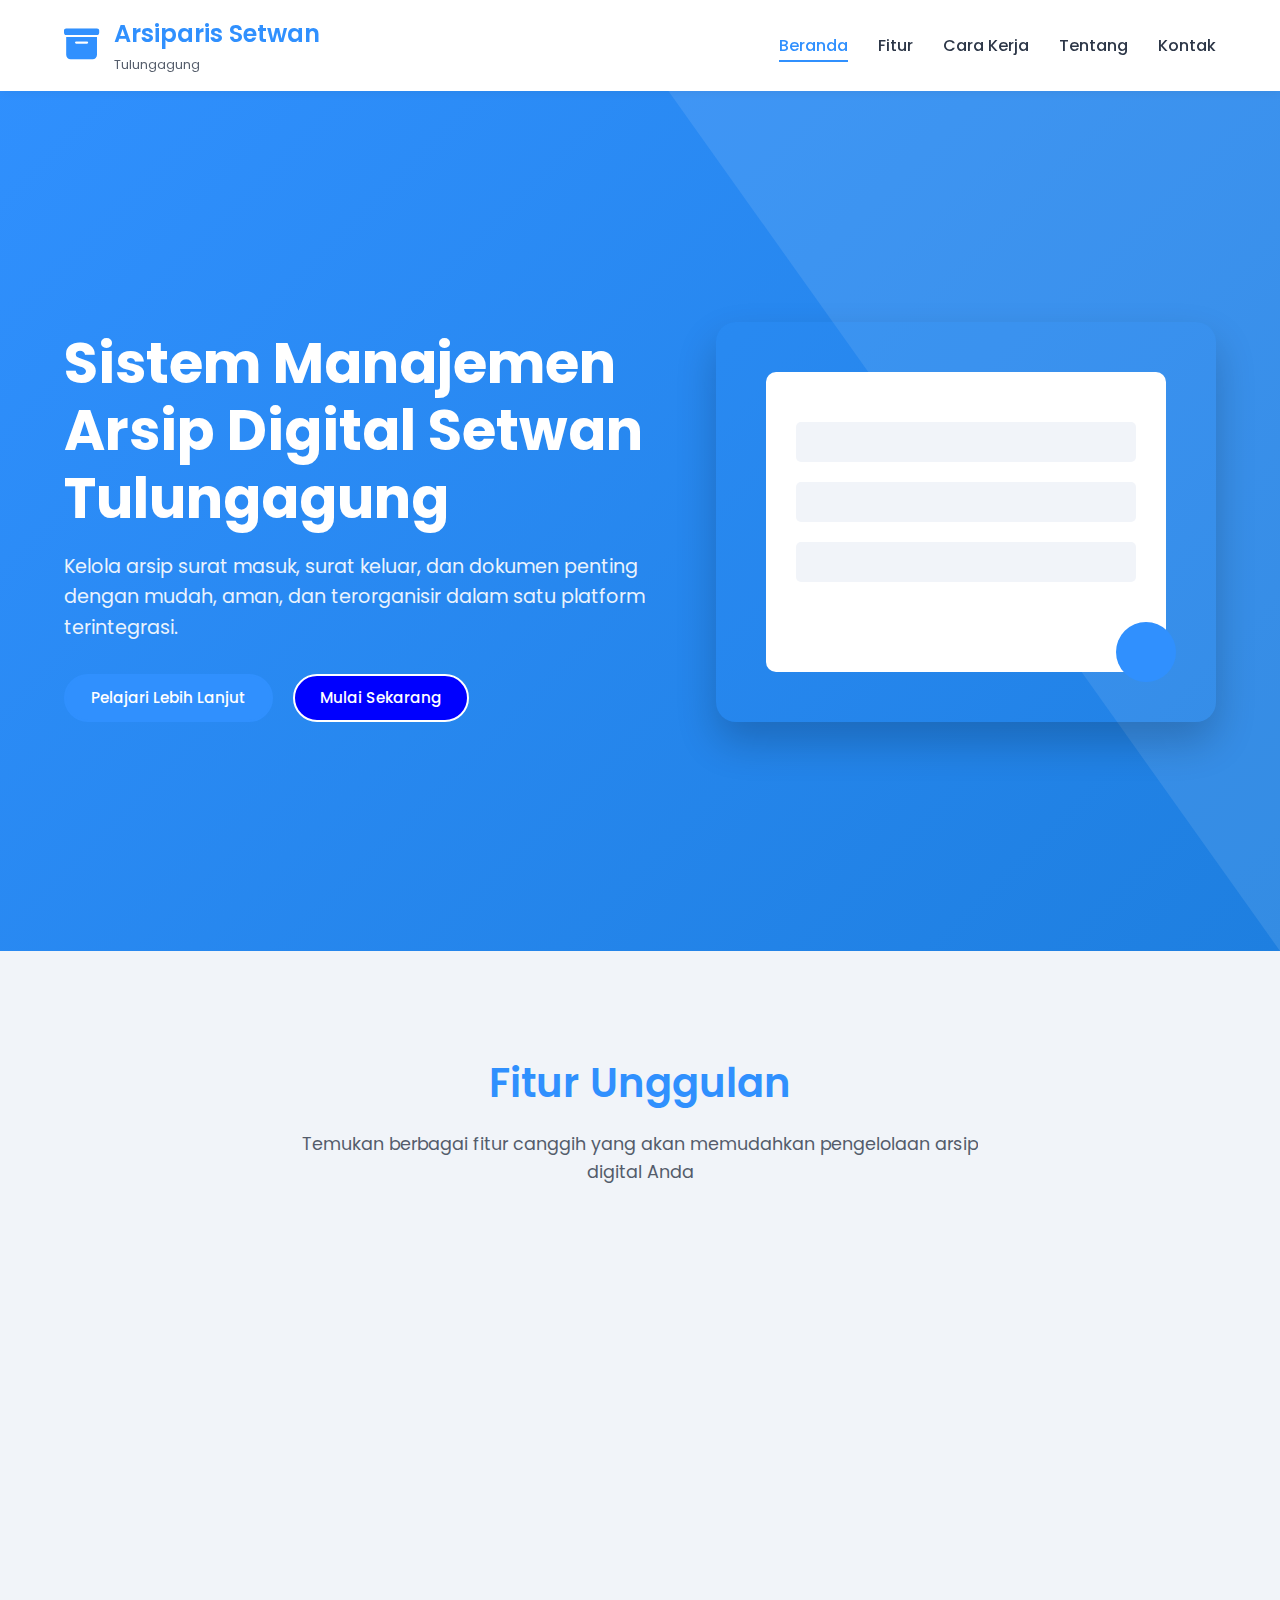
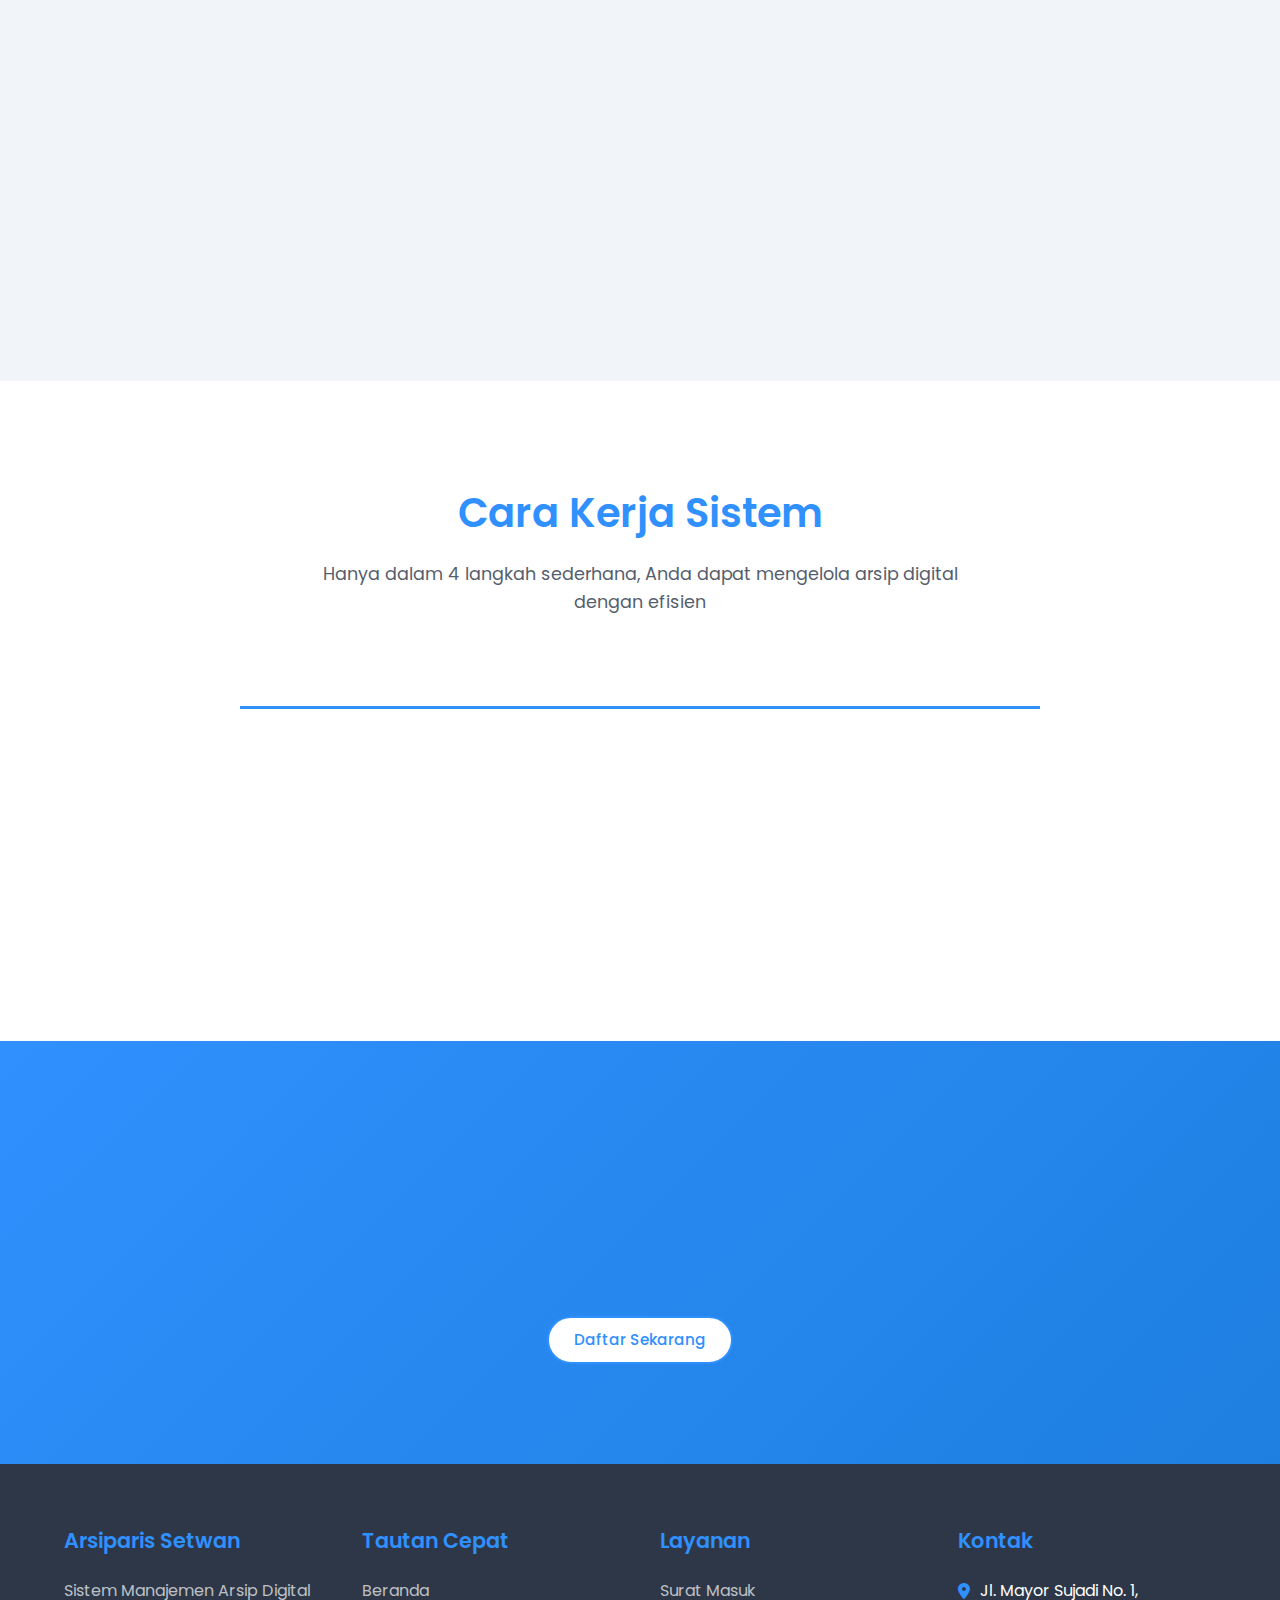
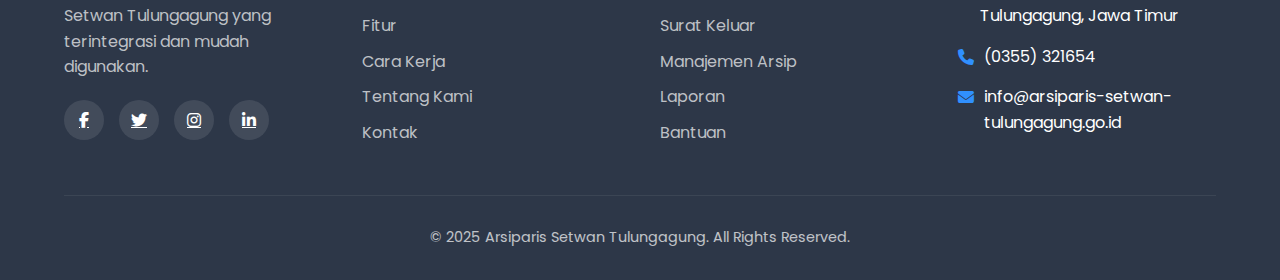
<file: Index.html>
<!DOCTYPE html>
<html lang="id">
<head>
    <meta charset="UTF-8">
    <meta name="viewport" content="width=device-width, initial-scale=1.0">
    <title>Homepage - Arsiparis Setwan Tulungagung</title>
    <link rel="preconnect" href="https://fonts.googleapis.com">
    <link rel="preconnect" href="https://fonts.gstatic.com" crossorigin>
    <link href="https://fonts.googleapis.com/css2?family=Poppins:wght@300;400;500;600;700&display=swap" rel="stylesheet">
    <link rel="stylesheet" href="https://cdnjs.cloudflare.com/ajax/libs/font-awesome/6.4.0/css/all.min.css">
    <link rel="stylesheet" href="index.css">

</head>
<body>
    <!-- Headera -->
    <header class="header" id="header">
        <div class="logo-container">
            <div class="logo">
                <i class="fas fa-archive"></i>
            </div>
            <div class="logo-text">
                <h1>Arsiparis Setwan</h1>
                <p>Tulungagung</p>
            </div>
        </div>
        
        <ul class="nav-links">
            <li><a href="#" class="active">Beranda</a></li>
            <li><a href="#features">Fitur</a></li>
            <li><a href="#how-it-works">Cara Kerja</a></li>
            <li><a href="https://website.dprd-tulungagungkab.go.id/">Tentang</a></li>
            <li><a href="#contact">Kontak</a></li>
        </ul>
        
    
        </div>
        
        <div class="menu-toggle" id="menuToggle">
            <i class="fas fa-bars"></i>
        </div>
    </header>

    <!-- Mobile Menu -->
    <div class="mobile-menu" id="mobileMenu">
        <div class="close-menu" id="closeMenu">
            <i class="fas fa-times"></i>
        </div>
        <ul class="nav-links">
            <li><a href="#" class="active">Beranda</a></li>
            <li><a href="#features">Fitur</a></li>
            <li><a href="#how-it-works">Cara Kerja</a></li>
            <li><a href="#about">Tentang</a></li>
            <li><a href="#contact">Kontak</a></li>
        </ul>
        </div>
    </div>

    <!-- Hero Section -->
    <section class="hero" id="hero">
        <div class="hero-content fade-in-up">
            <h1>Sistem Manajemen Arsip Digital Setwan Tulungagung</h1>
            <p>Kelola arsip surat masuk, surat keluar, dan dokumen penting dengan mudah, aman, dan terorganisir dalam satu platform terintegrasi.</p>
            <div class="hero-buttons">
                <a href="#features" class="btn btn-primary">Pelajari Lebih Lanjut</a>
                <a href="Login_Register.html" class="btn btn-outline" style="color: white; border-color: white; background-color: blue;">Mulai Sekarang</a>
            </div>
        </div>
        <div class="hero-image fade-in-up">
            <img src="data:image/svg+xml;utf8,<svg xmlns='http://www.w3.org/2000/svg' width='500' height='400' viewBox='0 0 500 400'><rect width='500' height='400' fill='%233090FE' opacity='0.1' rx='20'/><rect x='50' y='50' width='400' height='300' fill='white' rx='10'/><rect x='80' y='100' width='340' height='40' fill='%23F1F4F9' rx='5'/><rect x='80' y='160' width='340' height='40' fill='%23F1F4F9' rx='5'/><rect x='80' y='220' width='340' height='40' fill='%23F1F4F9' rx='5'/><circle cx='430' cy='330' r='30' fill='%233090FE'/></svg>" alt="Dashboard Preview">
        </div>
    </section>

    <!-- Features Section -->
    <section class="features" id="features">
        <div class="section-header">
            <h2 class="section-title">Fitur Unggulan</h2>
            <p class="section-subtitle">Temukan berbagai fitur canggih yang akan memudahkan pengelolaan arsip digital Anda</p>
        </div>
        <div class="features-grid">
            <div class="feature-card fade-in-up">
                <div class="feature-icon">
                    <i class="fas fa-envelope"></i>
                </div>
                <h3 class="feature-title">Surat Masuk</h3>
                <p class="feature-desc">Kelola surat masuk dengan sistem pencatatan yang terstruktur, lengkap dengan metadata dan status tracking.</p>
            </div>
            <div class="feature-card fade-in-up">
                <div class="feature-icon">
                    <i class="fas fa-paper-plane"></i>
                </div>
                <h3 class="feature-title">Surat Keluar</h3>
                <p class="feature-desc">Proses pembuatan dan pengiriman surat keluar dengan workflow yang jelas dan terpantau.</p>
            </div>
            <div class="feature-card fade-in-up">
                <div class="feature-icon">
                    <i class="fas fa-shield-alt"></i>
                </div>
                <h3 class="feature-title">Keamanan Data</h3>
                <p class="feature-desc">Dokumen Anda terlindungi dengan sistem enkripsi dan kontrol akses yang ketat.</p>
            </div>
            <div class="feature-card fade-in-up">
                <div class="feature-icon">
                    <i class="fas fa-chart-bar"></i>
                </div>
                <h3 class="feature-title">Analitik & Laporan</h3>
                <p class="feature-desc">Dapatkan insight tentang aktivitas arsip dengan dashboard analitik dan laporan yang komprehensif.</p>
            </div>
        </div>
    </section>

    <!-- How It Works Section -->
    <section class="how-it-works" id="how-it-works">
        <div class="section-header">    
            <h2 class="section-title">Cara Kerja Sistem</h2>
            <p class="section-subtitle">Hanya dalam 4 langkah sederhana, Anda dapat mengelola arsip digital dengan efisien</p>
        </div>
        <div class="steps">
            <div class="step fade-in-up">
                <div class="step-number">1</div>
                <h3 class="step-title">Daftar & Login</h3>
                <p class="step-desc">Buat akun atau login ke sistem menggunakan kredensial yang telah diberikan.</p>
            </div>
            <div class="step fade-in-up">
                <div class="step-number">2</div>
                <h3 class="step-title">Unggah Dokumen</h3>
                <p class="step-desc">Unggah surat masuk, surat keluar, atau dokumen penting ke dalam sistem.</p>
            </div>
            <div class="step fade-in-up">
                <div class="step-number">3</div>
                <h3 class="step-title">Kelola & Kategorikan</h3>
                <p class="step-desc">Kelola dokumen dengan memberikan metadata, kategori, dan status yang sesuai.</p>
            </div>
            <div class="step fade-in-up">
                <div class="step-number">4</div>
                <h3 class="step-title">Akses & Pantau</h3>
                <p class="step-desc">Akses dokumen kapan saja dan pantau aktivitas melalui dashboard yang informatif.</p>
            </div>
        </div>
    </section>

    <!-- CTA Section -->
    <section class="cta" id="cta">
        <h2 class="fade-in-up">Siap Mengoptimalkan Pengelolaan Arsip Anda?</h2>
        <p class="fade-in-up">Bergabunglah dengan puluhan pengguna yang telah merasakan kemudahan dalam mengelola arsip digital</p>
        <a href="Login_Register.html" class="btn btn-primary" style="background-color: white; color: var(--primary);">Daftar Sekarang</a>
    </section>

    <!-- Footer -->
    <footer class="footer" id="footer">
        <div class="footer-content">
            <div class="footer-column">
                <h3>Arsiparis Setwan</h3>
                <p style="color: rgba(255, 255, 255, 0.7); margin-bottom: 20px;">Sistem Manajemen Arsip Digital Setwan Tulungagung yang terintegrasi dan mudah digunakan.</p>
                <div class="social-links">
                    <a href="https://www.facebook.com/dprdtulungagung/"><i class="fab fa-facebook-f"></i></a>
                    <a href="https://twitter.com/dprdtulungagung"><i class="fab fa-twitter"></i></a>
                    <a href="https://www.instagram.com/dprdtulungagung/"><i class="fab fa-instagram"></i></a>
                    <a href="https://www.linkedin.com/company/dprdtulungagung"><i class="fab fa-linkedin-in"></i></a>
                </div>
            </div>
            <div class="footer-column">
                <h3>Tautan Cepat</h3>
                <ul class="footer-links">
                    <li><a href="#hero">Beranda</a></li>
                    <li><a href="#features">Fitur</a></li>
                    <li><a href="#how-it-works">Cara Kerja</a></li>
                    <li><a href="https://website.dprd-tulungagungkab.go.id/">Tentang Kami</a></li>
                    <li><a href="#contact">Kontak</a></li>
                </ul>
            </div>
            <div class="footer-column">
                <h3>Layanan</h3>
                <ul class="footer-links">
                    <li><a href="Login_Register.html">Surat Masuk</a></li>
                    <li><a href="Login_Register.html">Surat Keluar</a></li>
                    <li><a href="Login_Register.html">Manajemen Arsip</a></li>
                    <li><a href="Login_Register.html">Laporan</a></li>
                    <li><a href="#">Bantuan</a></li>
                </ul>
            </div>
            <div class="footer-column">
                <h3>Kontak</h3>
                <ul class="contact-info">
                    <li>
                        <i class="fas fa-map-marker-alt"></i>
                        <span>Jl. Mayor Sujadi No. 1, Tulungagung, Jawa Timur</span>
                    </li>
                    <li>
                        <i class="fas fa-phone"></i>
                        <span>(0355) 321654</span>
                    </li>
                    <li>
                        <i class="fas fa-envelope"></i>
                        <span>info@arsiparis-setwan-tulungagung.go.id</span>
                    </li>
                </ul>
            </div>
        </div>
        <div class="footer-bottom">
            <p>© 2025 Arsiparis Setwan Tulungagung. All Rights Reserved.</p>
        </div>
    </footer>

    <script src="../Js/Index.js"></script>
</body>
</html>
</file>
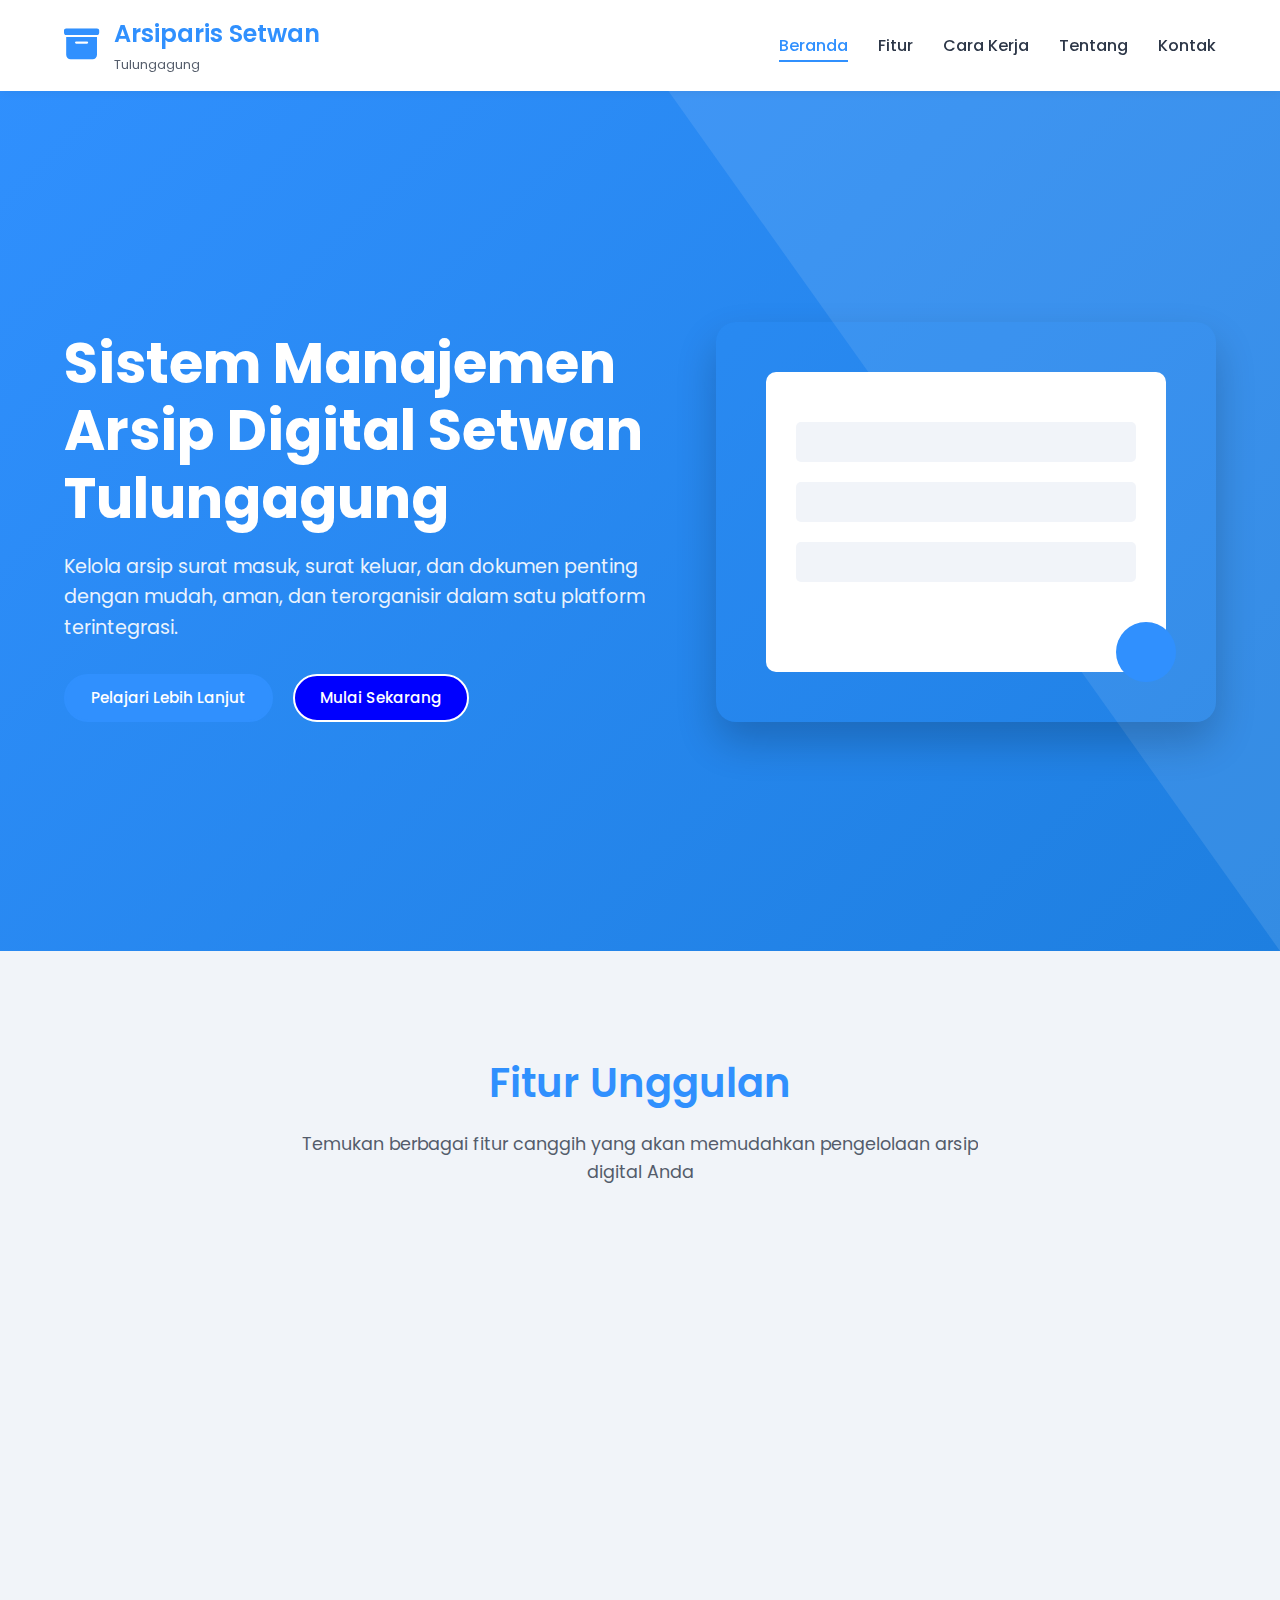
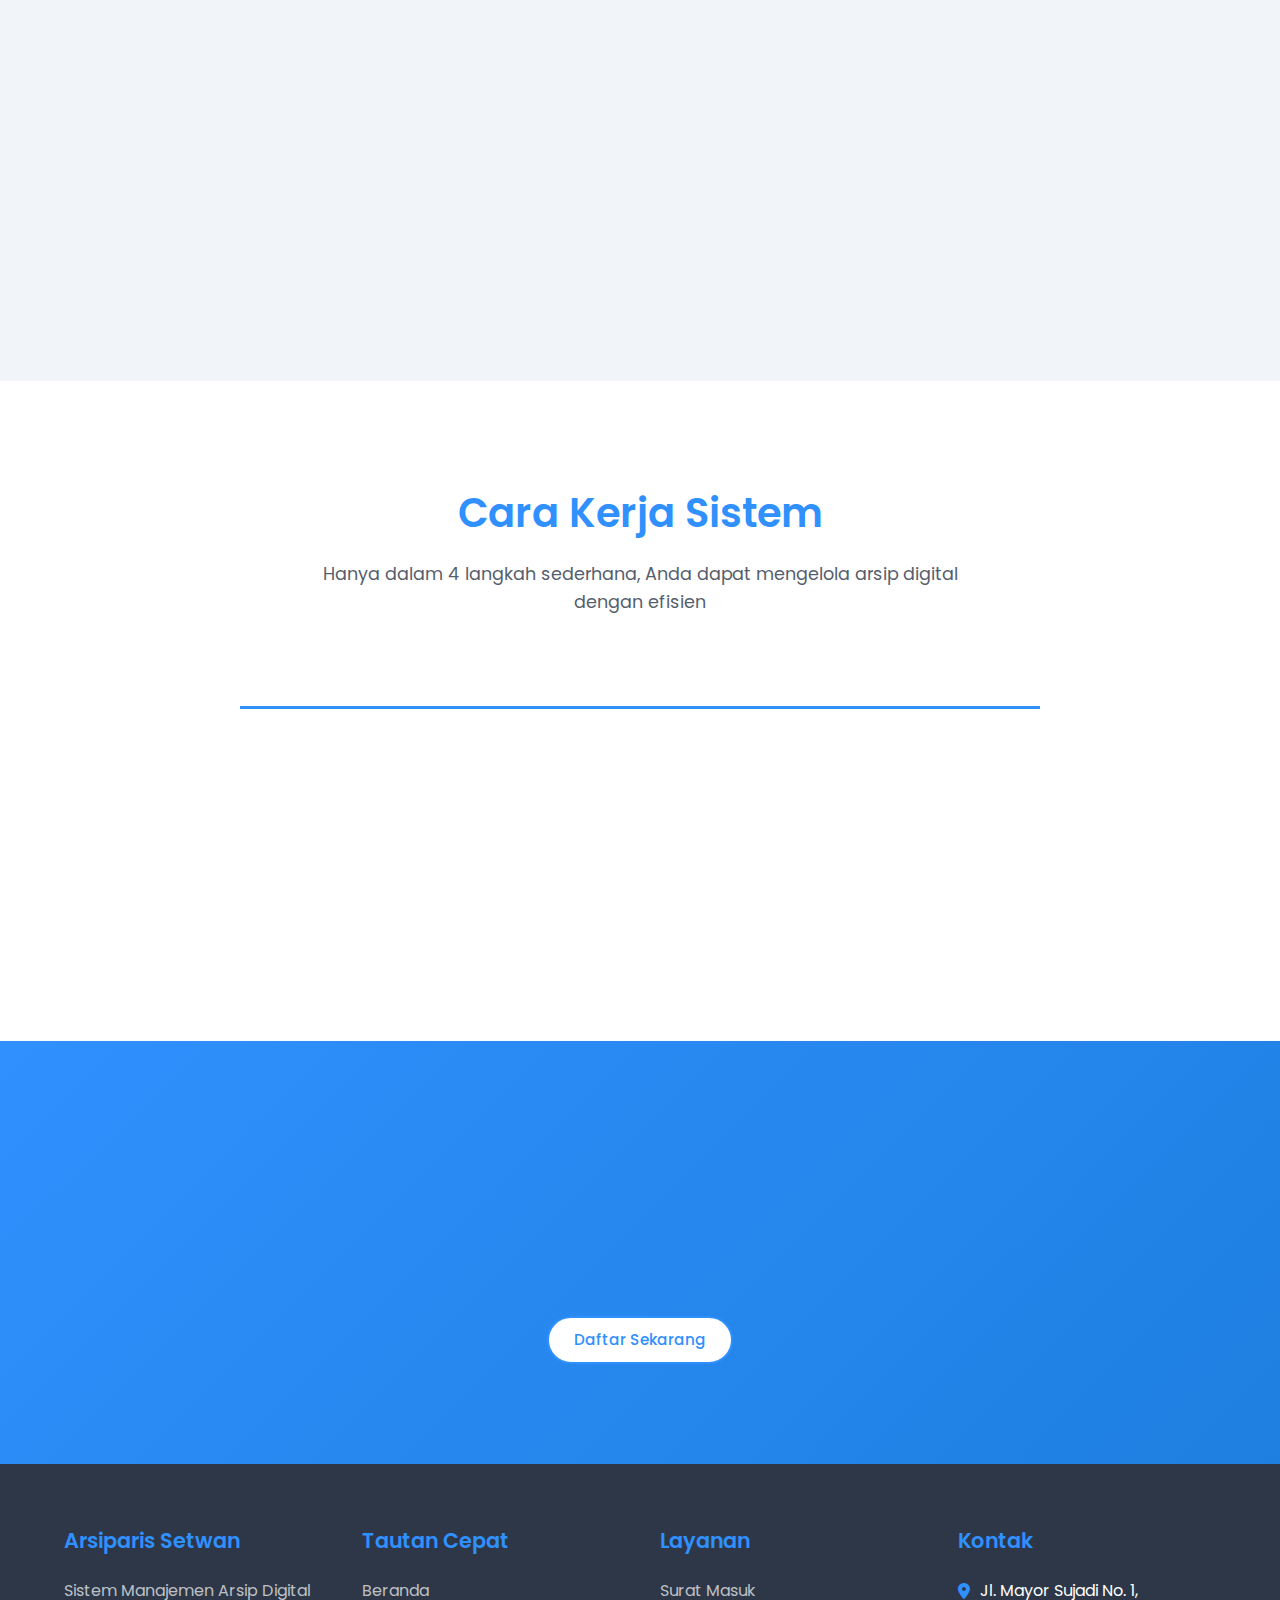
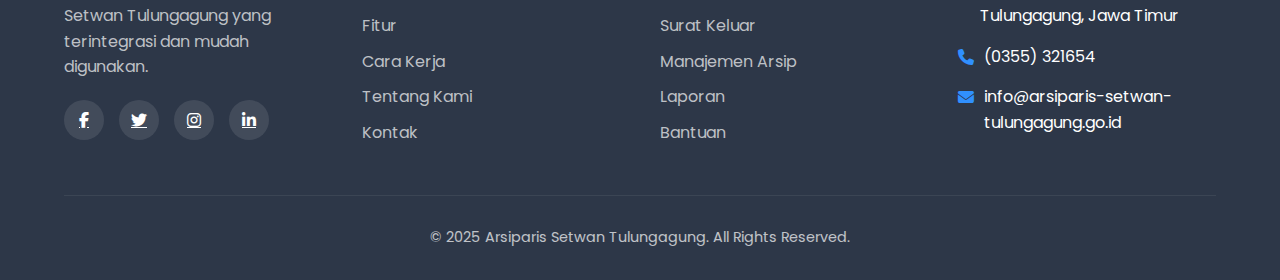
<file: index.html>
<!DOCTYPE html>
<html lang="id">
<head>
    <meta charset="UTF-8">
    <meta name="viewport" content="width=device-width, initial-scale=1.0">
    <title>Homepage - Arsiparis Setwan Tulungagung</title>
    <link rel="preconnect" href="https://fonts.googleapis.com">
    <link rel="preconnect" href="https://fonts.gstatic.com" crossorigin>
    <link href="https://fonts.googleapis.com/css2?family=Poppins:wght@300;400;500;600;700&display=swap" rel="stylesheet">
    <link rel="stylesheet" href="https://cdnjs.cloudflare.com/ajax/libs/font-awesome/6.4.0/css/all.min.css">
    <link rel="stylesheet" href="index.css">

</head>
<body>
    <!-- Headera -->
    <header class="header" id="header">
        <div class="logo-container">
            <div class="logo">
                <i class="fas fa-archive"></i>
            </div>
            <div class="logo-text">
                <h1>Arsiparis Setwan</h1>
                <p>Tulungagung</p>
            </div>
        </div>
        
        <ul class="nav-links">
            <li><a href="#" class="active">Beranda</a></li>
            <li><a href="#features">Fitur</a></li>
            <li><a href="#how-it-works">Cara Kerja</a></li>
            <li><a href="https://website.dprd-tulungagungkab.go.id/">Tentang</a></li>
            <li><a href="#contact">Kontak</a></li>
        </ul>
        
    
        </div>
        
        <div class="menu-toggle" id="menuToggle">
            <i class="fas fa-bars"></i>
        </div>
    </header>

    <!-- Mobile Menu -->
    <div class="mobile-menu" id="mobileMenu">
        <div class="close-menu" id="closeMenu">
            <i class="fas fa-times"></i>
        </div>
        <ul class="nav-links">
            <li><a href="#" class="active">Beranda</a></li>
            <li><a href="#features">Fitur</a></li>
            <li><a href="#how-it-works">Cara Kerja</a></li>
            <li><a href="#about">Tentang</a></li>
            <li><a href="#contact">Kontak</a></li>
        </ul>
        </div>
    </div>

    <!-- Hero Section -->
    <section class="hero" id="hero">
        <div class="hero-content fade-in-up">
            <h1>Sistem Manajemen Arsip Digital Setwan Tulungagung</h1>
            <p>Kelola arsip surat masuk, surat keluar, dan dokumen penting dengan mudah, aman, dan terorganisir dalam satu platform terintegrasi.</p>
            <div class="hero-buttons">
                <a href="#features" class="btn btn-primary">Pelajari Lebih Lanjut</a>
                <a href="./Html/Login_Register.html" class="btn btn-outline" style="color: white; border-color: white; background-color: blue;">Mulai Sekarang</a>
            </div>
        </div>
        <div class="hero-image fade-in-up">
            <img src="data:image/svg+xml;utf8,<svg xmlns='http://www.w3.org/2000/svg' width='500' height='400' viewBox='0 0 500 400'><rect width='500' height='400' fill='%233090FE' opacity='0.1' rx='20'/><rect x='50' y='50' width='400' height='300' fill='white' rx='10'/><rect x='80' y='100' width='340' height='40' fill='%23F1F4F9' rx='5'/><rect x='80' y='160' width='340' height='40' fill='%23F1F4F9' rx='5'/><rect x='80' y='220' width='340' height='40' fill='%23F1F4F9' rx='5'/><circle cx='430' cy='330' r='30' fill='%233090FE'/></svg>" alt="Dashboard Preview">
        </div>
    </section>

    <!-- Features Section -->
    <section class="features" id="features">
        <div class="section-header">
            <h2 class="section-title">Fitur Unggulan</h2>
            <p class="section-subtitle">Temukan berbagai fitur canggih yang akan memudahkan pengelolaan arsip digital Anda</p>
        </div>
        <div class="features-grid">
            <div class="feature-card fade-in-up">
                <div class="feature-icon">
                    <i class="fas fa-envelope"></i>
                </div>
                <h3 class="feature-title">Surat Masuk</h3>
                <p class="feature-desc">Kelola surat masuk dengan sistem pencatatan yang terstruktur, lengkap dengan metadata dan status tracking.</p>
            </div>
            <div class="feature-card fade-in-up">
                <div class="feature-icon">
                    <i class="fas fa-paper-plane"></i>
                </div>
                <h3 class="feature-title">Surat Keluar</h3>
                <p class="feature-desc">Proses pembuatan dan pengiriman surat keluar dengan workflow yang jelas dan terpantau.</p>
            </div>
            <div class="feature-card fade-in-up">
                <div class="feature-icon">
                    <i class="fas fa-shield-alt"></i>
                </div>
                <h3 class="feature-title">Keamanan Data</h3>
                <p class="feature-desc">Dokumen Anda terlindungi dengan sistem enkripsi dan kontrol akses yang ketat.</p>
            </div>
            <div class="feature-card fade-in-up">
                <div class="feature-icon">
                    <i class="fas fa-chart-bar"></i>
                </div>
                <h3 class="feature-title">Analitik & Laporan</h3>
                <p class="feature-desc">Dapatkan insight tentang aktivitas arsip dengan dashboard analitik dan laporan yang komprehensif.</p>
            </div>
        </div>
    </section>

    <!-- How It Works Section -->
    <section class="how-it-works" id="how-it-works">
        <div class="section-header">    
            <h2 class="section-title">Cara Kerja Sistem</h2>
            <p class="section-subtitle">Hanya dalam 4 langkah sederhana, Anda dapat mengelola arsip digital dengan efisien</p>
        </div>
        <div class="steps">
            <div class="step fade-in-up">
                <div class="step-number">1</div>
                <h3 class="step-title">Daftar & Login</h3>
                <p class="step-desc">Buat akun atau login ke sistem menggunakan kredensial yang telah diberikan.</p>
            </div>
            <div class="step fade-in-up">
                <div class="step-number">2</div>
                <h3 class="step-title">Unggah Dokumen</h3>
                <p class="step-desc">Unggah surat masuk, surat keluar, atau dokumen penting ke dalam sistem.</p>
            </div>
            <div class="step fade-in-up">
                <div class="step-number">3</div>
                <h3 class="step-title">Kelola & Kategorikan</h3>
                <p class="step-desc">Kelola dokumen dengan memberikan metadata, kategori, dan status yang sesuai.</p>
            </div>
            <div class="step fade-in-up">
                <div class="step-number">4</div>
                <h3 class="step-title">Akses & Pantau</h3>
                <p class="step-desc">Akses dokumen kapan saja dan pantau aktivitas melalui dashboard yang informatif.</p>
            </div>
        </div>
    </section>

    <!-- CTA Section -->
    <section class="cta" id="cta">
        <h2 class="fade-in-up">Siap Mengoptimalkan Pengelolaan Arsip Anda?</h2>
        <p class="fade-in-up">Bergabunglah dengan puluhan pengguna yang telah merasakan kemudahan dalam mengelola arsip digital</p>
        <a href="./Html/Login_Register.html" class="btn btn-primary" style="background-color: white; color: var(--primary);">Daftar Sekarang</a>
    </section>

    <!-- Footer -->
    <footer class="footer" id="footer">
        <div class="footer-content">
            <div class="footer-column">
                <h3>Arsiparis Setwan</h3>
                <p style="color: rgba(255, 255, 255, 0.7); margin-bottom: 20px;">Sistem Manajemen Arsip Digital Setwan Tulungagung yang terintegrasi dan mudah digunakan.</p>
                <div class="social-links">
                    <a href="https://www.facebook.com/dprdtulungagung/"><i class="fab fa-facebook-f"></i></a>
                    <a href="https://twitter.com/dprdtulungagung"><i class="fab fa-twitter"></i></a>
                    <a href="https://www.instagram.com/dprdtulungagung/"><i class="fab fa-instagram"></i></a>
                    <a href="https://www.linkedin.com/company/dprdtulungagung"><i class="fab fa-linkedin-in"></i></a>
                </div>
            </div>
            <div class="footer-column">
                <h3>Tautan Cepat</h3>
                <ul class="footer-links">
                    <li><a href="#hero">Beranda</a></li>
                    <li><a href="#features">Fitur</a></li>
                    <li><a href="#how-it-works">Cara Kerja</a></li>
                    <li><a href="https://website.dprd-tulungagungkab.go.id/">Tentang Kami</a></li>
                    <li><a href="#contact">Kontak</a></li>
                </ul>
            </div>
            <div class="footer-column">
                <h3>Layanan</h3>
                <ul class="footer-links">
                    <li><a href="./Html/Login_Register.html">Surat Masuk</a></li>
                    <li><a href="./Html/Login_Register.html">Surat Keluar</a></li>
                    <li><a href="./Html/Login_Register.html">Manajemen Arsip</a></li>
                    <li><a href="./Html/Login_Register.html">Laporan</a></li>
                    <li><a href="#">Bantuan</a></li>
                </ul>
            </div>
            <div class="footer-column">
                <h3>Kontak</h3>
                <ul class="contact-info">
                    <li>
                        <i class="fas fa-map-marker-alt"></i>
                        <span>Jl. Mayor Sujadi No. 1, Tulungagung, Jawa Timur</span>
                    </li>
                    <li>
                        <i class="fas fa-phone"></i>
                        <span>(0355) 321654</span>
                    </li>
                    <li>
                        <i class="fas fa-envelope"></i>
                        <span>info@arsiparis-setwan-tulungagung.go.id</span>
                    </li>
                </ul>
            </div>
        </div>
        <div class="footer-bottom">
            <p>© 2025 Arsiparis Setwan Tulungagung. All Rights Reserved.</p>
        </div>
    </footer>

    <script src="../Js/Index.js"></script>
</body>
</html>
</file>
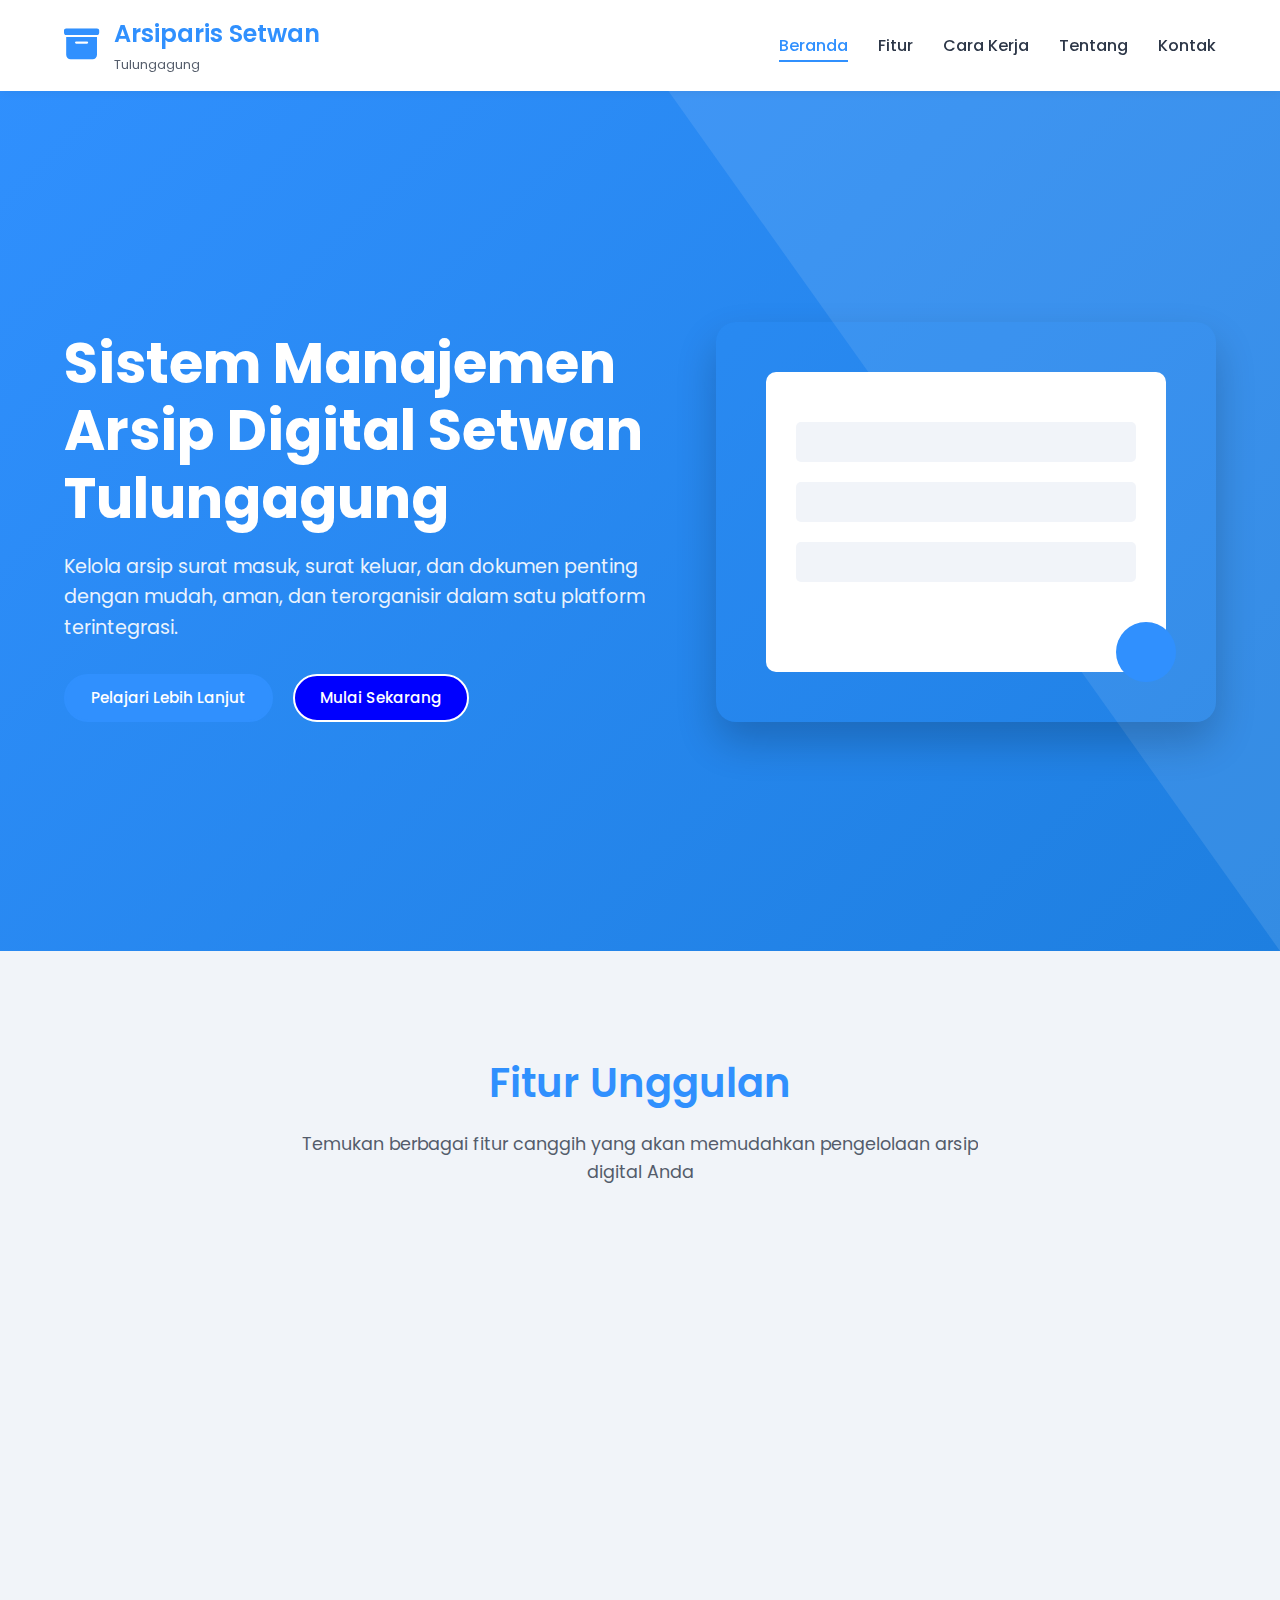
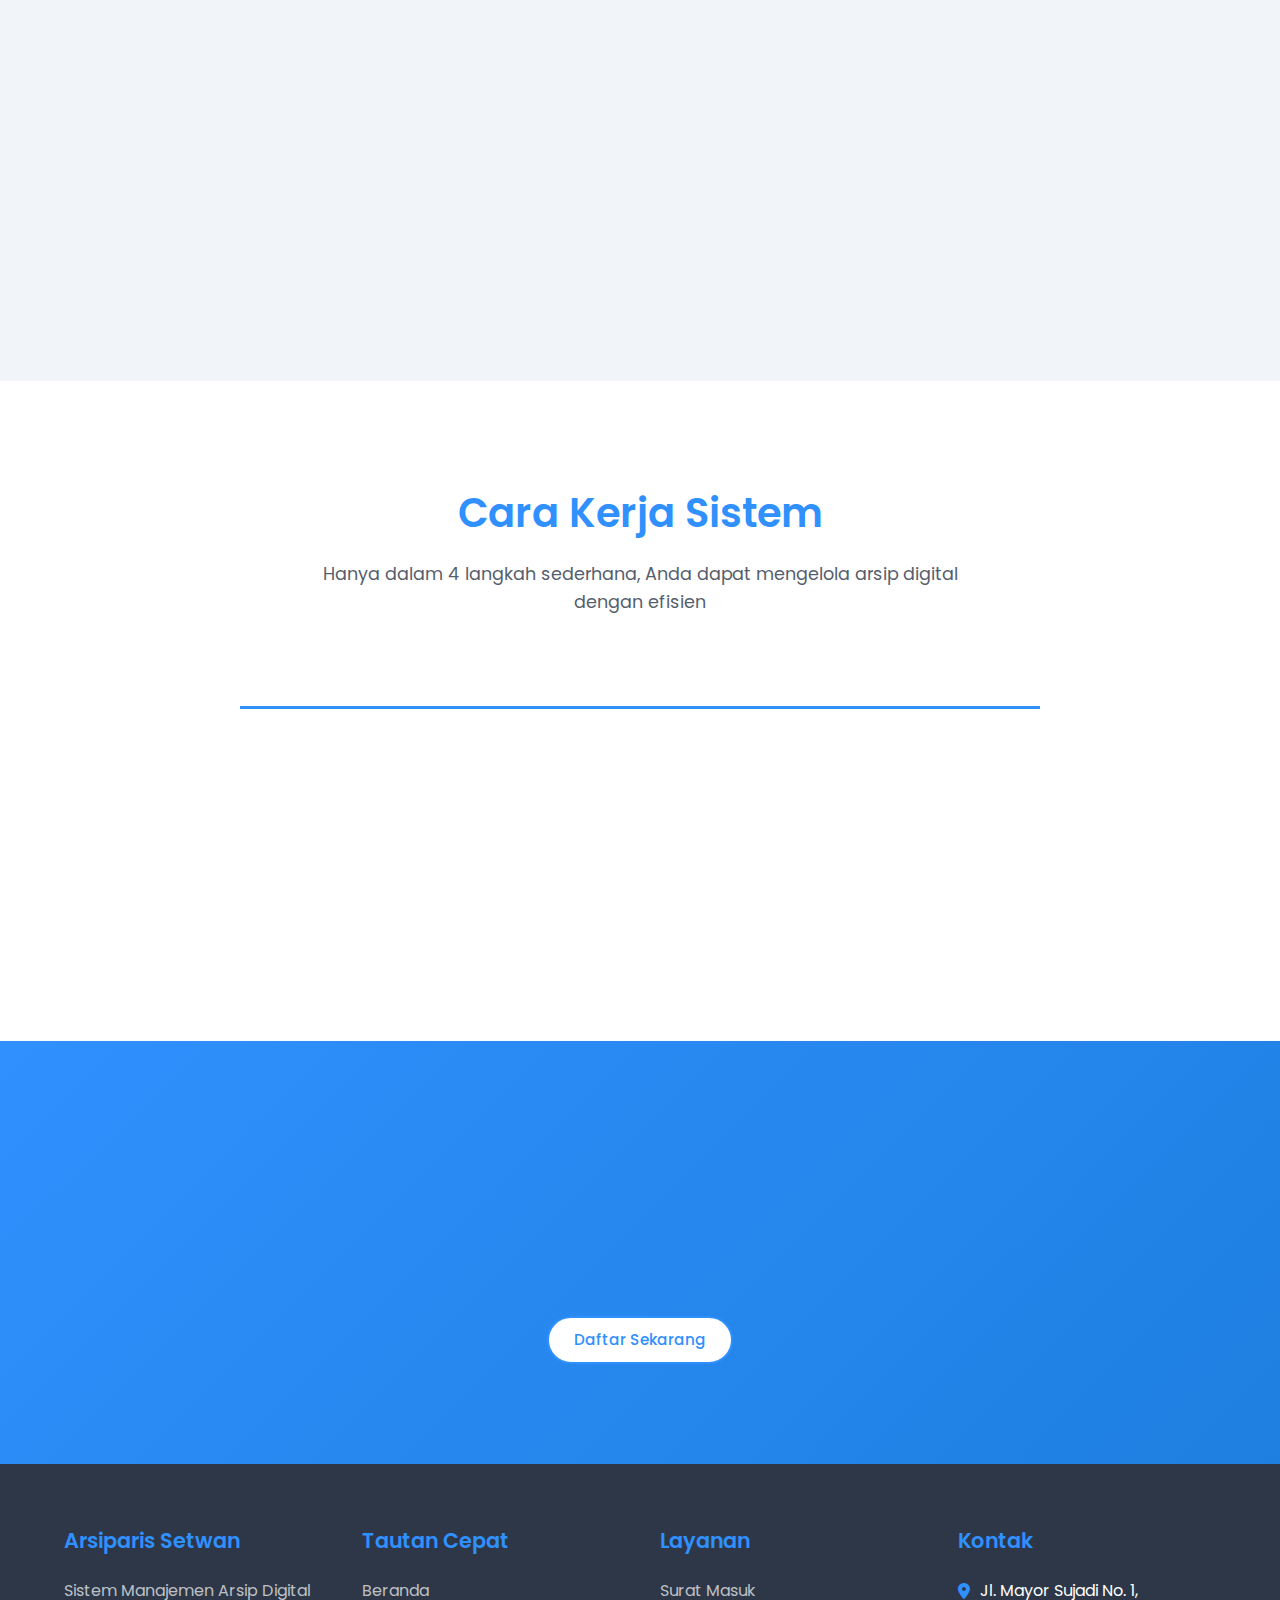
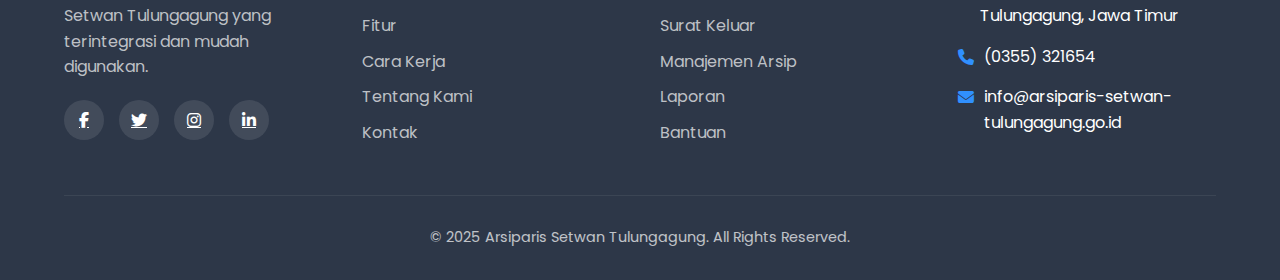
<file: Html/Index.html>
<!DOCTYPE html>
<html lang="id">
<head>
    <meta charset="UTF-8">
    <meta name="viewport" content="width=device-width, initial-scale=1.0">
    <title>Homepage - Arsiparis Setwan Tulungagung</title>
    <link rel="preconnect" href="https://fonts.googleapis.com">
    <link rel="preconnect" href="https://fonts.gstatic.com" crossorigin>
    <link href="https://fonts.googleapis.com/css2?family=Poppins:wght@300;400;500;600;700&display=swap" rel="stylesheet">
    <link rel="stylesheet" href="https://cdnjs.cloudflare.com/ajax/libs/font-awesome/6.4.0/css/all.min.css">
    <link rel="stylesheet" href="../Css/Index.css">

</head>
<body>
    <!-- Header -->
    <header class="header" id="header">
        <div class="logo-container">
            <div class="logo">
                <i class="fas fa-archive"></i>
            </div>
            <div class="logo-text">
                <h1>Arsiparis Setwan</h1>
                <p>Tulungagung</p>
            </div>
        </div>
        
        <ul class="nav-links">
            <li><a href="#" class="active">Beranda</a></li>
            <li><a href="#features">Fitur</a></li>
            <li><a href="#how-it-works">Cara Kerja</a></li>
            <li><a href="https://website.dprd-tulungagungkab.go.id/">Tentang</a></li>
            <li><a href="#contact">Kontak</a></li>
        </ul>
        
    
        </div>
        
        <div class="menu-toggle" id="menuToggle">
            <i class="fas fa-bars"></i>
        </div>
    </header>

    <!-- Mobile Menu -->
    <div class="mobile-menu" id="mobileMenu">
        <div class="close-menu" id="closeMenu">
            <i class="fas fa-times"></i>
        </div>
        <ul class="nav-links">
            <li><a href="#" class="active">Beranda</a></li>
            <li><a href="#features">Fitur</a></li>
            <li><a href="#how-it-works">Cara Kerja</a></li>
            <li><a href="#about">Tentang</a></li>
            <li><a href="#contact">Kontak</a></li>
        </ul>
        </div>
    </div>

    <!-- Hero Section -->
    <section class="hero" id="hero">
        <div class="hero-content fade-in-up">
            <h1>Sistem Manajemen Arsip Digital Setwan Tulungagung</h1>
            <p>Kelola arsip surat masuk, surat keluar, dan dokumen penting dengan mudah, aman, dan terorganisir dalam satu platform terintegrasi.</p>
            <div class="hero-buttons">
                <a href="#features" class="btn btn-primary">Pelajari Lebih Lanjut</a>
                <a href="Login_Register.html" class="btn btn-outline" style="color: white; border-color: white; background-color: blue;">Mulai Sekarang</a>
            </div>
        </div>
        <div class="hero-image fade-in-up">
            <img src="data:image/svg+xml;utf8,<svg xmlns='http://www.w3.org/2000/svg' width='500' height='400' viewBox='0 0 500 400'><rect width='500' height='400' fill='%233090FE' opacity='0.1' rx='20'/><rect x='50' y='50' width='400' height='300' fill='white' rx='10'/><rect x='80' y='100' width='340' height='40' fill='%23F1F4F9' rx='5'/><rect x='80' y='160' width='340' height='40' fill='%23F1F4F9' rx='5'/><rect x='80' y='220' width='340' height='40' fill='%23F1F4F9' rx='5'/><circle cx='430' cy='330' r='30' fill='%233090FE'/></svg>" alt="Dashboard Preview">
        </div>
    </section>

    <!-- Features Section -->
    <section class="features" id="features">
        <div class="section-header">
            <h2 class="section-title">Fitur Unggulan</h2>
            <p class="section-subtitle">Temukan berbagai fitur canggih yang akan memudahkan pengelolaan arsip digital Anda</p>
        </div>
        <div class="features-grid">
            <div class="feature-card fade-in-up">
                <div class="feature-icon">
                    <i class="fas fa-envelope"></i>
                </div>
                <h3 class="feature-title">Surat Masuk</h3>
                <p class="feature-desc">Kelola surat masuk dengan sistem pencatatan yang terstruktur, lengkap dengan metadata dan status tracking.</p>
            </div>
            <div class="feature-card fade-in-up">
                <div class="feature-icon">
                    <i class="fas fa-paper-plane"></i>
                </div>
                <h3 class="feature-title">Surat Keluar</h3>
                <p class="feature-desc">Proses pembuatan dan pengiriman surat keluar dengan workflow yang jelas dan terpantau.</p>
            </div>
            <div class="feature-card fade-in-up">
                <div class="feature-icon">
                    <i class="fas fa-shield-alt"></i>
                </div>
                <h3 class="feature-title">Keamanan Data</h3>
                <p class="feature-desc">Dokumen Anda terlindungi dengan sistem enkripsi dan kontrol akses yang ketat.</p>
            </div>
            <div class="feature-card fade-in-up">
                <div class="feature-icon">
                    <i class="fas fa-chart-bar"></i>
                </div>
                <h3 class="feature-title">Analitik & Laporan</h3>
                <p class="feature-desc">Dapatkan insight tentang aktivitas arsip dengan dashboard analitik dan laporan yang komprehensif.</p>
            </div>
        </div>
    </section>

    <!-- How It Works Section -->
    <section class="how-it-works" id="how-it-works">
        <div class="section-header">    
            <h2 class="section-title">Cara Kerja Sistem</h2>
            <p class="section-subtitle">Hanya dalam 4 langkah sederhana, Anda dapat mengelola arsip digital dengan efisien</p>
        </div>
        <div class="steps">
            <div class="step fade-in-up">
                <div class="step-number">1</div>
                <h3 class="step-title">Daftar & Login</h3>
                <p class="step-desc">Buat akun atau login ke sistem menggunakan kredensial yang telah diberikan.</p>
            </div>
            <div class="step fade-in-up">
                <div class="step-number">2</div>
                <h3 class="step-title">Unggah Dokumen</h3>
                <p class="step-desc">Unggah surat masuk, surat keluar, atau dokumen penting ke dalam sistem.</p>
            </div>
            <div class="step fade-in-up">
                <div class="step-number">3</div>
                <h3 class="step-title">Kelola & Kategorikan</h3>
                <p class="step-desc">Kelola dokumen dengan memberikan metadata, kategori, dan status yang sesuai.</p>
            </div>
            <div class="step fade-in-up">
                <div class="step-number">4</div>
                <h3 class="step-title">Akses & Pantau</h3>
                <p class="step-desc">Akses dokumen kapan saja dan pantau aktivitas melalui dashboard yang informatif.</p>
            </div>
        </div>
    </section>

    <!-- CTA Section -->
    <section class="cta" id="cta">
        <h2 class="fade-in-up">Siap Mengoptimalkan Pengelolaan Arsip Anda?</h2>
        <p class="fade-in-up">Bergabunglah dengan puluhan pengguna yang telah merasakan kemudahan dalam mengelola arsip digital</p>
        <a href="Login_Register.html" class="btn btn-primary" style="background-color: white; color: var(--primary);">Daftar Sekarang</a>
    </section>

    <!-- Footer -->
    <footer class="footer" id="footer">
        <div class="footer-content">
            <div class="footer-column">
                <h3>Arsiparis Setwan</h3>
                <p style="color: rgba(255, 255, 255, 0.7); margin-bottom: 20px;">Sistem Manajemen Arsip Digital Setwan Tulungagung yang terintegrasi dan mudah digunakan.</p>
                <div class="social-links">
                    <a href="https://www.facebook.com/dprdtulungagung/"><i class="fab fa-facebook-f"></i></a>
                    <a href="https://twitter.com/dprdtulungagung"><i class="fab fa-twitter"></i></a>
                    <a href="https://www.instagram.com/dprdtulungagung/"><i class="fab fa-instagram"></i></a>
                    <a href="https://www.linkedin.com/company/dprdtulungagung"><i class="fab fa-linkedin-in"></i></a>
                </div>
            </div>
            <div class="footer-column">
                <h3>Tautan Cepat</h3>
                <ul class="footer-links">
                    <li><a href="#hero">Beranda</a></li>
                    <li><a href="#features">Fitur</a></li>
                    <li><a href="#how-it-works">Cara Kerja</a></li>
                    <li><a href="https://website.dprd-tulungagungkab.go.id/">Tentang Kami</a></li>
                    <li><a href="#contact">Kontak</a></li>
                </ul>
            </div>
            <div class="footer-column">
                <h3>Layanan</h3>
                <ul class="footer-links">
                    <li><a href="Login_Register.html">Surat Masuk</a></li>
                    <li><a href="Login_Register.html">Surat Keluar</a></li>
                    <li><a href="Login_Register.html">Manajemen Arsip</a></li>
                    <li><a href="Login_Register.html">Laporan</a></li>
                    <li><a href="#">Bantuan</a></li>
                </ul>
            </div>
            <div class="footer-column">
                <h3>Kontak</h3>
                <ul class="contact-info">
                    <li>
                        <i class="fas fa-map-marker-alt"></i>
                        <span>Jl. Mayor Sujadi No. 1, Tulungagung, Jawa Timur</span>
                    </li>
                    <li>
                        <i class="fas fa-phone"></i>
                        <span>(0355) 321654</span>
                    </li>
                    <li>
                        <i class="fas fa-envelope"></i>
                        <span>info@arsiparis-setwan-tulungagung.go.id</span>
                    </li>
                </ul>
            </div>
        </div>
        <div class="footer-bottom">
            <p>© 2025 Arsiparis Setwan Tulungagung. All Rights Reserved.</p>
        </div>
    </footer>

    <script src="../Js/Index.js"></script>
</body>
</html>
</file>
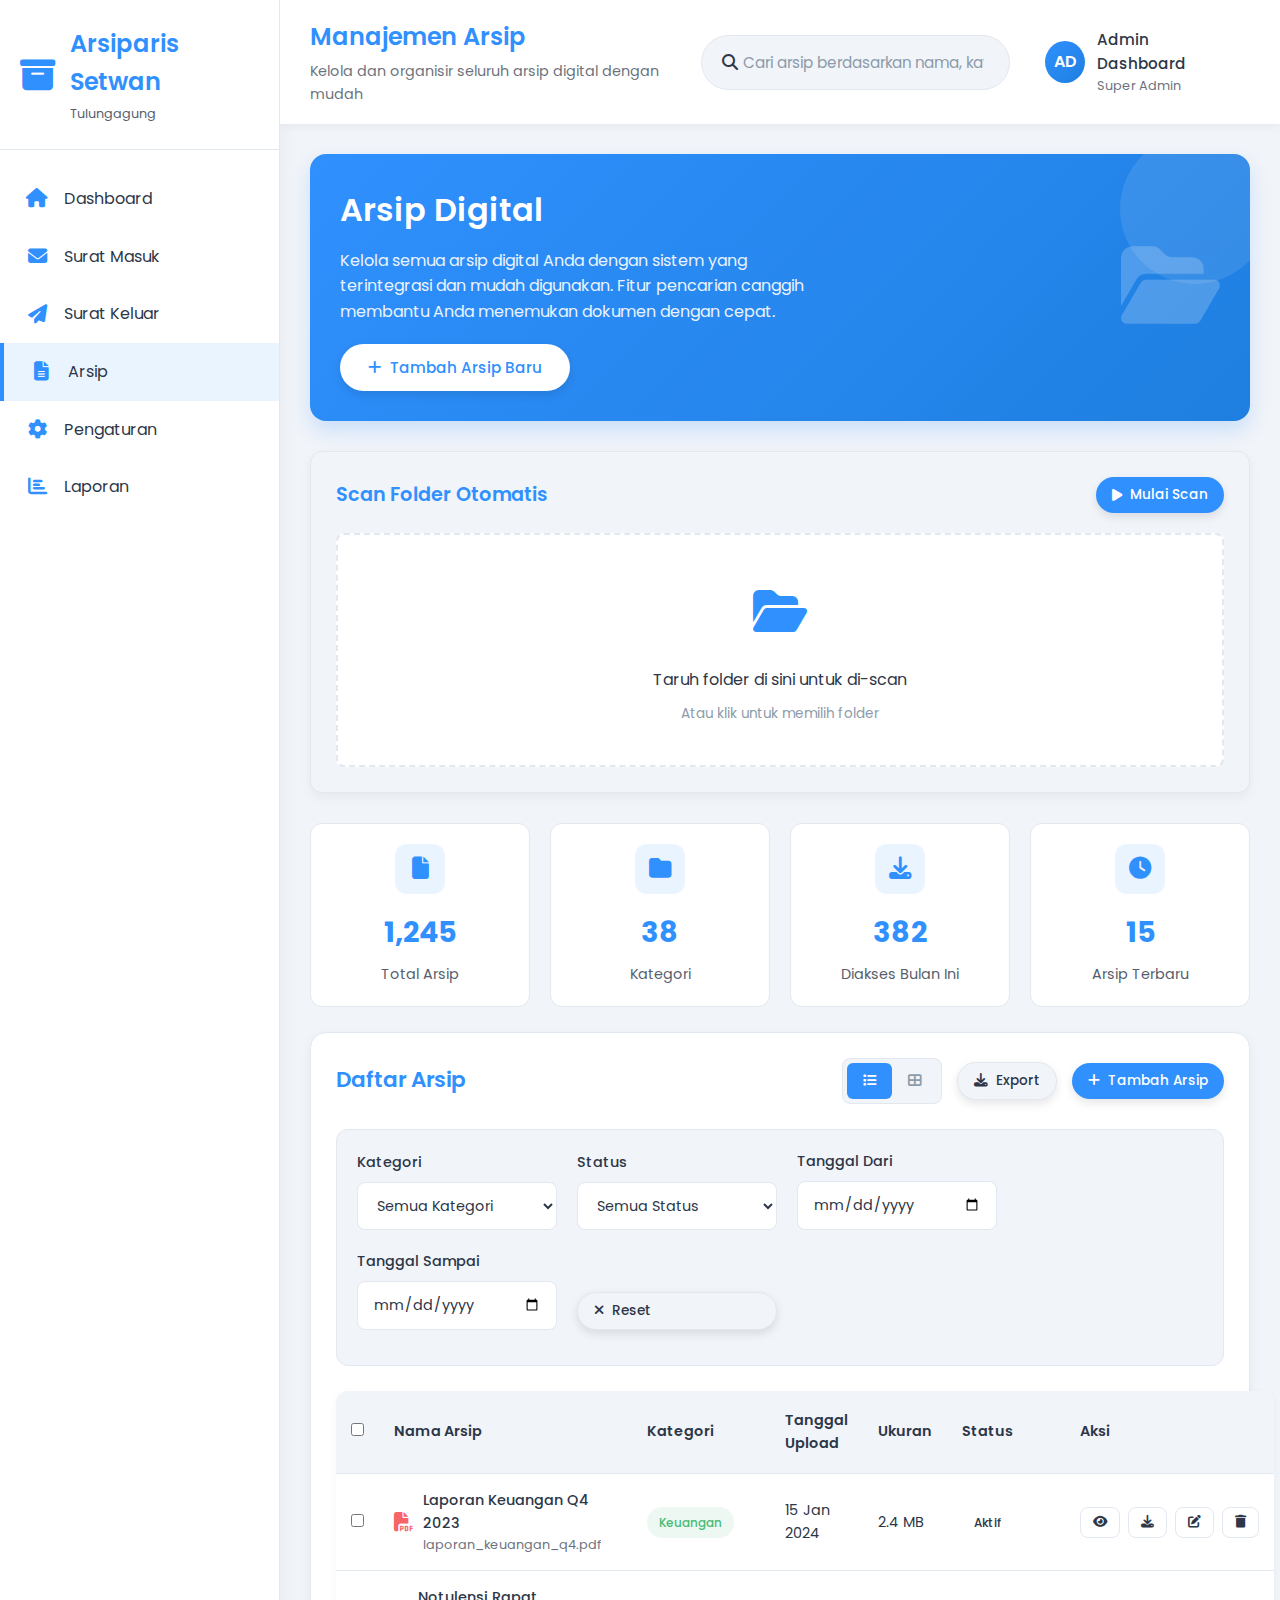
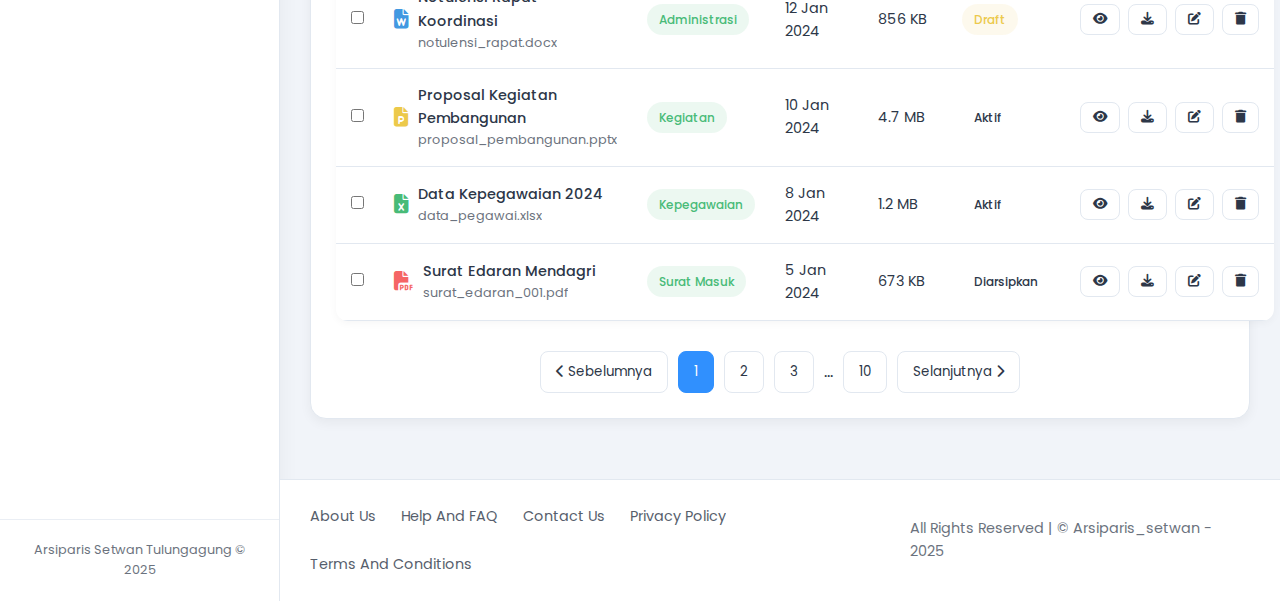
<file: Html/Arsip.html>
<!DOCTYPE html>
<html lang="id">
<head>
    <meta charset="UTF-8">
    <meta name="viewport" content="width=device-width, initial-scale=1.0">
    <title>Arsip - Arsiparis Setwan Tulungagung</title>
    <link rel="preconnect" href="https://fonts.googleapis.com">
    <link rel="preconnect" href="https://fonts.gstatic.com" crossorigin>
    <link href="https://fonts.googleapis.com/css2?family=Poppins:wght@300;400;500;600;700&display=swap" rel="stylesheet">
    <link rel="stylesheet" href="https://cdnjs.cloudflare.com/ajax/libs/font-awesome/6.4.0/css/all.min.css">
    <link rel="stylesheet" href="../Css/Arsip.css">
</head>
<body>
    <div class="menu-toggle" id="menuToggle">
        <i class="fas fa-bars"></i>
    </div>

    <div class="sidebar" id="sidebar">
        <div class="logo-container">
            <div class="logo">
                <i class="fas fa-archive"></i>
                <div class="logo-text">
                    <h1>Arsiparis Setwan</h1>
                    <p>Tulungagung</p>
                </div>
            </div>
        </div>
        
        <div class="nav-container">
            <ul class="nav-links">
                <li>
                    <a href="Dashboard.html">
                        <i class="fas fa-home"></i>
                        <span>Dashboard</span>
                    </a>
                </li>
                <li>
                    <a href="Surat Masuk.css">
                        <i class="fas fa-envelope"></i>
                        <span>Surat Masuk</span>
                    </a>
                </li>
                <li>
                    <a href="Surat_Keluar.html">
                        <i class="fas fa-paper-plane"></i>
                        <span>Surat Keluar</span>
                    </a>
                </li>
                <li class="active">
                    <a href="Arsip.html">
                        <i class="fas fa-file-alt"></i>
                        <span>Arsip</span>
                    </a>
                </li>
                
                <li>
                    <a href="Profil_Pengaturan.html">
                        <i class="fas fa-cog"></i>
                        <span>Pengaturan</span>
                    </a>
                </li>
                <li>
                    <a href="Laporan.html">
                        <i class="fas fa-chart-bar"></i>
                        <span>Laporan</span>
                    </a>
                </li>
            </ul>
        </div>
        
        <div class="nav-footer">
            <p>Arsiparis Setwan Tulungagung © 2025</p>
        </div>
    </div>

    <div class="main-content">
        <div class="header">
            <div class="header-left">
                <h2>Manajemen Arsip</h2>
                <p>Kelola dan organisir seluruh arsip digital dengan mudah</p>
            </div>
            <div class="header-right">
                <div class="search-container">
                    <i class="fas fa-search"></i>
                    <input type="text" placeholder="Cari arsip berdasarkan nama, kategori, atau tanggal..." id="globalSearch">
                </div>
                <div class="user-info">
                    <div class="user-profile">
                        <div class="user-avatar">
                            <span>AD</span>
                        </div>
                        <div class="user-details">
                            <div class="user-name">Admin Dashboard</div>
                            <div class="user-role">Super Admin</div>
                        </div>
                    </div>
                </div>
            </div>
        </div>

        <div class="content">
            <div class="page-header">
                <div class="page-title">
                    <h1>Arsip Digital</h1>
                    <p>Kelola semua arsip digital Anda dengan sistem yang terintegrasi dan mudah digunakan. Fitur pencarian canggih membantu Anda menemukan dokumen dengan cepat.</p>
                    <button class="btn" onclick="openModal('addArchiveModal')">
                        <i class="fas fa-plus"></i> Tambah Arsip Baru
                    </button>
                </div>
                <div class="icon">
                    <i class="fas fa-folder-open"></i>
                </div>
            </div>

            <!-- Scan Folder Section -->
            <div class="scan-folder-container">
                <div class="scan-folder-header">
                    <h3 class="scan-folder-title">Scan Folder Otomatis</h3>
                    <button class="btn btn-primary btn-small" onclick="startFolderScan()">
                        <i class="fas fa-play"></i> Mulai Scan
                    </button>
                </div>
                <div class="scan-folder-content">
                    <div class="scan-folder-dropzone" id="scanFolderDropzone">
                        <div class="scan-folder-icon">
                            <i class="fas fa-folder-open"></i>
                        </div>
                        <div class="scan-folder-text">
                            Taruh folder di sini untuk di-scan
                        </div>
                        <div class="scan-folder-subtext">
                            Atau klik untuk memilih folder
                        </div>
                        <input type="file" id="folderInput" webkitdirectory multiple style="display: none;">
                    </div>
                    
                    <div class="scan-progress" id="scanProgress">
                        <div class="progress-bar">
                            <div class="progress-fill" id="progressFill"></div>
                        </div>
                        <div class="progress-text" id="progressText">Mengidentifikasi dokumen...</div>
                    </div>
                    
                    <div class="scan-results" id="scanResults">
                        <h4>Hasil Scan</h4>
                        <div id="scanResultsList">
                            <!-- Results will be populated here -->
                        </div>
                    </div>
                </div>
            </div>

            <!-- Statistics Cards -->
            <div class="stats-grid">
                <div class="stat-card">
                    <div class="stat-icon">
                        <i class="fas fa-file"></i>
                    </div>
                    <div class="stat-value">1,245</div>
                    <div class="stat-label">Total Arsip</div>
                </div>
                <div class="stat-card">
                    <div class="stat-icon">
                        <i class="fas fa-folder"></i>
                    </div>
                    <div class="stat-value">38</div>
                    <div class="stat-label">Kategori</div>
                </div>
                <div class="stat-card">
                    <div class="stat-icon">
                        <i class="fas fa-download"></i>
                    </div>
                    <div class="stat-value">382</div>
                    <div class="stat-label">Diakses Bulan Ini</div>
                </div>
                <div class="stat-card">
                    <div class="stat-icon">
                        <i class="fas fa-clock"></i>
                    </div>
                    <div class="stat-value">15</div>
                    <div class="stat-label">Arsip Terbaru</div>
                </div>
            </div>

            <!-- Archive Management Section -->
            <div class="archive-section">
                <div class="section-header">
                    <h3 class="section-title">Daftar Arsip</h3>
                    <div class="section-actions">
                        <div class="view-toggle">
                            <button class="active" onclick="toggleView('table')">
                                <i class="fas fa-list"></i>
                            </button>
                            <button onclick="toggleView('grid')">
                                <i class="fas fa-th-large"></i>
                            </button>
                        </div>
                        <button class="btn btn-secondary btn-small" onclick="exportArchive()">
                            <i class="fas fa-download"></i> Export
                        </button>
                        <button class="btn btn-primary btn-small" onclick="openModal('addArchiveModal')">
                            <i class="fas fa-plus"></i> Tambah Arsip
                        </button>
                    </div>
                </div>

                <!-- Filters -->
                <div class="filter-container">
                    <div class="filter-row">
                        <div class="filter-group">
                            <label for="categoryFilter">Kategori</label>
                            <select id="categoryFilter" onchange="applyFilters()">
                                <option value="">Semua Kategori</option>
                                <option value="keuangan">Keuangan</option>
                                <option value="administrasi">Administrasi</option>
                                <option value="kegiatan">Kegiatan</option>
                                <option value="kepegawaian">Kepegawaian</option>
                                <option value="surat-masuk">Surat Masuk</option>
                                <option value="surat-keluar">Surat Keluar</option>
                            </select>
                        </div>
                        <div class="filter-group">
                            <label for="statusFilter">Status</label>
                            <select id="statusFilter" onchange="applyFilters()">
                                <option value="">Semua Status</option>
                                <option value="aktif">Aktif</option>
                                <option value="draft">Draft</option>
                                <option value="arsip">Diarsipkan</option>
                            </select>
                        </div>
                        <div class="filter-group">
                            <label for="dateFromFilter">Tanggal Dari</label>
                            <input type="date" id="dateFromFilter" onchange="applyFilters()">
                        </div>
                        <div class="filter-group">
                            <label for="dateToFilter">Tanggal Sampai</label>
                            <input type="date" id="dateToFilter" onchange="applyFilters()">
                        </div>
                        <div class="filter-group">
                            <button class="btn btn-secondary btn-small" onclick="clearFilters()">
                                <i class="fas fa-times"></i> Reset
                            </button>
                        </div>
                    </div>
                </div>

                <!-- Table View -->
                <div id="tableView">
                    <table class="archive-table">
                        <thead>
                            <tr>
                                <th>
                                    <input type="checkbox" id="selectAll" onchange="toggleSelectAll()">
                                </th>
                                <th>Nama Arsip</th>
                                <th>Kategori</th>
                                <th>Tanggal Upload</th>
                                <th>Ukuran</th>
                                <th>Status</th>
                                <th>Aksi</th>
                            </tr>
                        </thead>
                        <tbody id="archiveTableBody">
                            <!-- Archive data will be populated here -->
                        </tbody>
                    </table>
                </div>

                <!-- Grid View -->
                <div class="archive-grid" id="gridView">
                    <!-- Archive cards will be populated here -->
                </div>

                <!-- Pagination -->
                <div class="pagination">
                    <button onclick="changePage('prev')" id="prevBtn">
                        <i class="fas fa-chevron-left"></i> Sebelumnya
                    </button>
                    <button class="active" onclick="changePage(1)">1</button>
                    <button onclick="changePage(2)">2</button>
                    <button onclick="changePage(3)">3</button>
                    <span>...</span>
                    <button onclick="changePage(10)">10</button>
                    <button onclick="changePage('next')" id="nextBtn">
                        Selanjutnya <i class="fas fa-chevron-right"></i>
                    </button>
                </div>
            </div>
        </div>

        <div class="footer">
            <div class="footer-content">
                <div class="footer-links">
                    <a href="https://website.dprd-tulungagungkab.go.id/">About Us</a>
                    <a href="#">Help And FAQ</a>
                    <a href="#">Contact Us</a>
                    <a href="#">Privacy Policy</a>
                    <a href="#">Terms And Conditions</a>
                </div>
                <div class="copyright">
                    All Rights Reserved | © Arsiparis_setwan - 2025
                </div>
            </div>
        </div>
    </div>

    <!-- Add Archive Modal -->
    <div class="modal" id="addArchiveModal">
        <div class="modal-content">
            <div class="modal-header">
                <h3 class="modal-title">Tambah Arsip Baru</h3>
                <button class="close-btn" onclick="closeModal('addArchiveModal')">
                    <i class="fas fa-times"></i>
                </button>
            </div>
            <form id="addArchiveForm">
                <div class="form-group">
                    <label for="suratDari">Surat Dari</label>
                    <input type="text" id="suratDari" required placeholder="Enter Surat Dari">
                </div>
                
                <div class="form-group">
                    <label for="tanggalSurat">Tanggal Surat</label>
                    <input type="date" id="tanggalSurat" required>
                </div>
                
                <div class="form-group">
                    <label for="nomorSurat">Nomor Surat</label>
                    <input type="text" id="nomorSurat" required placeholder="Enter Nomor Surat">
                </div>
                
                <div class="form-group">
                    <label for="perihal">Perihal</label>
                    <input type="text" id="perihal" required placeholder="Enter Perihal">
                </div>
                
                <div class="form-group">
                    <label for="diterimaTanggal">Diterima Tanggal</label>
                    <input type="date" id="diterimaTanggal" required>
                </div>
                
                <div class="form-group">
                    <label for="kepada">Kepada</label>
                    <select id="kepada" required>
                        <option value="">Select a value ...</option>
                        <option value="sekretaris">Sekretaris</option>
                        <option value="kabag">Kepala Bagian</option>
                        <option value="kasubag">Kepala Sub Bagian</option>
                        <option value="staff">Staff</option>
                    </select>
                </div>
                
                <div class="form-group">
                    <label for="nomorAgenda">Nomor Agenda</label>
                    <input type="text" id="nomorAgenda" required placeholder="Enter Nomor Agenda">
                </div>
                
                <div class="form-group">
                    <label for="fileSurat">File Surat</label>
                    <div class="file-upload-container">
                        <input type="file" id="fileSurat" required accept=".pdf,.doc,.docx,.xls,.xlsx,.ppt,.pptx,.jpg,.png">
                        <div class="file-upload-label">
                            <i class="fas fa-cloud-upload-alt"></i>
                            <span>Choose files or drag and drop files to upload</span>
                        </div>
                    </div>
                </div>
                
                <div class="form-group">
                    <label for="disposisi">Disposisi</label>
                    <select id="disposisi" required>
                        <option value="">Select a value ...</option>
                        <option value="tindak-lanjut">Tindak Lanjut</option>
                        <option value="arsip">Arsip</option>
                        <option value="koodinasi">Koordinasi</option>
                        <option value="pelaksanaan">Pelaksanaan</option>
                    </select>
                </div>
                
                <div class="form-group">
                    <label for="fileDisposisi">File Disposisi</label>
                    <div class="file-upload-container">
                        <input type="file" id="fileDisposisi" accept=".pdf,.doc,.docx,.xls,.xlsx,.ppt,.pptx,.jpg,.png">
                        <div class="file-upload-label">
                            <i class="fas fa-cloud-upload-alt"></i>
                            <span>Choose files or drag and drop files to upload</span>
                        </div>
                    </div>
                </div>
                
                <div style="display: flex; gap: 15px; justify-content: flex-end; margin-top: 25px;">
                    <button type="button" class="btn btn-secondary" onclick="closeModal('addArchiveModal')">
                        Batal
                    </button>
                    <button type="submit" class="btn btn-primary">
                        <i class="fas fa-save"></i> Simpan Arsip
                    </button>
                </div>
            </form>
        </div>
    </div>

    <!-- View Archive Modal -->
    <div class="modal" id="viewArchiveModal">
        <div class="modal-content">
            <div class="modal-header">
                <h3 class="modal-title">Detail Arsip</h3>
                <button class="close-btn" onclick="closeModal('viewArchiveModal')">
                    <i class="fas fa-times"></i>
                </button>
            </div>
            <div id="archiveDetails">
                <!-- Archive details will be loaded here -->
            </div>
        </div>
    </div>

    <script src="../Js/Arsip.js"></script>
</body>
</html>
</file>
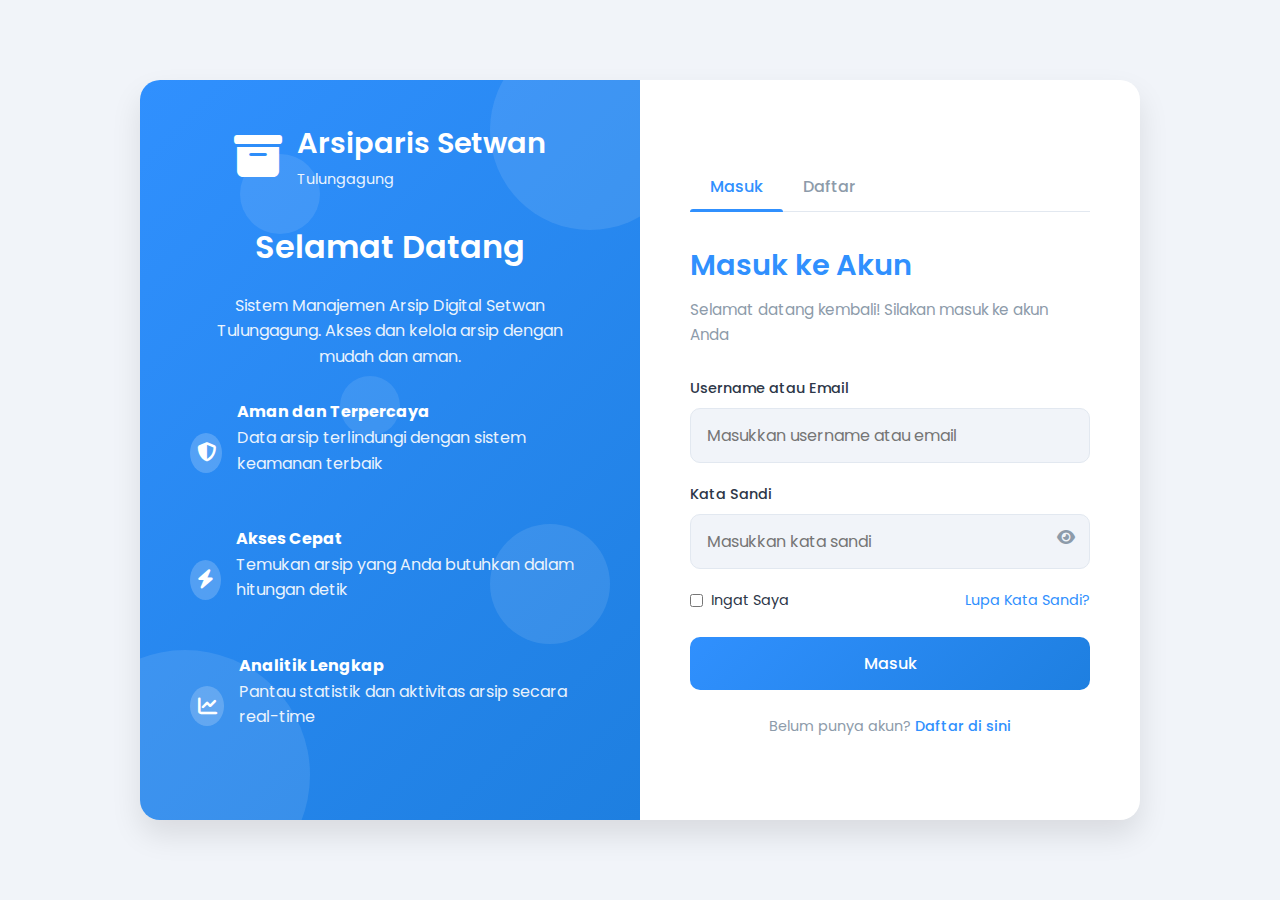
<file: Html/Dashboard.html>
<!DOCTYPE html>
<html lang="id">
<head>
    <meta charset="UTF-8">
    <meta name="viewport" content="width=device-width, initial-scale=1.0">
    <title>Dashboard - Arsiparis Setwan Tulungagung</title>
    <link rel="preconnect" href="https://fonts.googleapis.com">
    <link rel="preconnect" href="https://fonts.gstatic.com" crossorigin>
    <link href="https://fonts.googleapis.com/css2?family=Poppins:wght@300;400;500;600;700&display=swap" rel="stylesheet">
    <link rel="stylesheet" href="https://cdnjs.cloudflare.com/ajax/libs/font-awesome/6.4.0/css/all.min.css">
    <link rel="stylesheet" href="../Css/Dashboard.css">
</head>
<body>
    <div class="menu-toggle" id="menuToggle">
        <i class="fas fa-bars"></i>
    </div>

    <div class="sidebar" id="sidebar">
        <div class="logo-container">
            <div class="logo">
                <i class="fas fa-archive"></i>
                <div class="logo-text">
                    <h1>Arsiparis Setwan</h1>
                    <p>Tulungagung</p>
                </div>
            </div>
        </div>
        
        <div class="nav-container">
            <ul class="nav-links">
                <li class="active">
                    <a href="Dashboard.html">
                        <i class="fas fa-home"></i>
                        <span>Dashboard</span>
                    </a>
                </li>
                <li>
                    <a href="Surat Masuk.html">
                        <i class="fas fa-envelope"></i>
                        <span>Surat Masuk</span>
                    </a>
                </li>
                <li>
                    <a href="Surat_Keluar.html">
                        <i class="fas fa-paper-plane"></i>
                        <span>Surat Keluar</span>
                    </a>
                </li>
                <li>
                    <a href="Arsip.html">
                        <i class="fas fa-file-alt"></i>
                        <span>Arsip</span>
                    </a>
                </li>
                <li>
                    <a href="Profil_Pengaturan.html">
                        <i class="fas fa-cog"></i>
                        <span>Pengaturan</span>
                    </a>
                </li>
                <li>
                    <a href="Laporan.html">
                        <i class="fas fa-chart-bar"></i>
                        <span>Laporan</span>
                    </a>
                </li>
            </ul>
        </div>
        
        <div class="nav-footer">
            <p>Arsiparis Setwan Tulungagung © 2025</p>
        </div>
    </div>

    <div class="main-content">
        <div class="header">
            <div class="header-left">
                <h2>Dashboard Arsiparis</h2>
                <p>Selamat datang di sistem manajemen arsip digital</p>
            </div>
            <div class="header-right">
                <div class="search-container">
                    <i class="fas fa-search"></i>
                    <input type="text" placeholder="Cari arsip, dokumen, atau informasi...">
                </div>
                <div class="user-info">
                    <div class="user-profile dropdown">
                    <div class="user-avatar">
                        <span>AD</span>
                    </div>
                    <div class="user-details user-info-toggle">
                        <div class="user-name">Admin Dashboard</div>
                        <div class="user-role">Super Admin</div>
                        <i class="fas fa-caret-down dropdown-icon"></i>
                    </div>
                    <ul class="dropdown-menu">
                        <li><a href="Profil_Pengaturan.html"><i class="fas fa-user"></i> Profile</a></li>
                        <li><a href="Profil_Pengaturan.html"><i class="fas fa-cog"></i> Pengaturan</a></li>
                        <li><a href="#" id="logoutLink"><i class="fas fa-sign-out-alt"></i> Logout</a></li>
                    </ul>
                </div>
                </div>
            </div>
        </div>

        <div class="content">
            <div class="welcome-banner">
                <div class="welcome-text">
                    <h1>Selamat Datang, Admin!</h1>
                    <p>Kelola arsip digital dengan mudah melalui fitur Surat Masuk dan Surat Keluar. Pantau progres terbaru dan statistik arsip di bawah ini.</p>
                    <button class="btn" id="addArchiveBtn">
                        <i class="fas fa-plus"></i> Arsip Baru
                    </button>
                </div>
                <div class="icon">
                    <i class="fas fa-book-open"></i>
                </div>
            </div>

            <div class="dashboard-section">
                <div class="section-header">
                    <h3 class="section-title">Ringkasan Arsip</h3>
                    <a href="#" class="view-all">Lihat Semua <i class="fas fa-arrow-right"></i></a>
                </div>
                <div class="dashboard-cards">
                    <div class="card">
                        <div class="card-header">
                            <h3 class="card-title">Total Arsip</h3>
                            <div class="card-icon">
                                <i class="fas fa-file"></i>
                            </div>
                        </div>
                        <div class="card-value">0</div>
                        <p class="card-desc">Jumlah total arsip yang tersimpan dalam sistem</p>
                        <div class="progress-container">
                            <div class="progress-info">
                                <span class="progress-label">Peningkatan bulan lalu</span>
                                <span class="progress-percentage">+0%</span>
                            </div>
                            <div class="progress-bar">
                                <div class="progress-fill" style="width: 65%"></div>
                            </div>
                        </div>
                    </div>

                    <div class="card">
                        <div class="card-header">
                            <h3 class="card-title">Arsip Diakses</h3>
                            <div class="card-icon">
                                <i class="fas fa-download"></i>
                            </div>
                        </div>
                        <div class="card-value">0</div>
                        <p class="card-desc">Arsip yang diakses dalam 30 hari terakhir</p>
                        <div class="progress-container">
                            <div class="progress-info">
                                <span class="progress-label">Peningkatan bulan lalu</span>
                                <span class="progress-percentage">+0%</span>
                            </div>
                            <div class="progress-bar">
                                <div class="progress-fill" style="width: 40%"></div>
                            </div>
                        </div>
                    </div>

                    <div class="card">
                        <div class="card-header">
                            <h3 class="card-title">Pengguna Aktif</h3>
                            <div class="card-icon">
                                <i class="fas fa-users"></i>
                            </div>
                        </div>
                        <div class="card-value">0</div>
                        <p class="card-desc">Pengguna yang aktif dalam seminggu terakhir</p>
                        <div class="progress-container">
                            <div class="progress-info">
                                <span class="progress-label">Peningkatan bulan lalu</span>
                                <span class="progress-percentage">+0%</span>
                            </div>
                            <div class="progress-bar">
                                <div class="progress-fill" style="width: 75%"></div>
                            </div>
                        </div>
                    </div>
                </div>
            </div>

            <div class="dashboard-section">
                <div class="section-header">
                    <h3 class="section-title">Statistik Arsip</h3>
                    <a href="#" class="view-all">Lihat Detail <i class="fas fa-arrow-right"></i></a>
                </div>
                <div class="stats-container">
                    <div class="stat-card">
                        <div class="stat-header">
                            <h3 class="stat-title">Aktivitas Arsip Terbaru</h3>
                            <i class="fas fa-history stat-icon"></i>
                        </div>
                        <div class="chart-placeholder">
                            Grafik Aktivitas Arsip Terbaru
                        </div>
                    </div>

                    <div class="stat-card">
                        <div class="stat-header">
                            <h3 class="stat-title">Jenis Arsip</h3>
                            <i class="fas fa-chart-pie stat-icon"></i>
                        </div>
                        <div class="chart-placeholder">
                            Grafik Distribusi Jenis Arsip
                        </div>
                    </div>
                </div>
            </div>

            <div class="dashboard-section">
                <div class="section-header">
                    <h3 class="section-title">Arsip Terbaru</h3>
                    <a href="#" class="view-all">Lihat Semua <i class="fas fa-arrow-right"></i></a>
                </div>
                <div class="recent-table">
                    <table style="width: 100%; border-collapse: collapse;">
                        <thead>
                            <tr style="border-bottom: 1px solid var(--border-color);">
                                <th style="text-align: left; padding: 15px 10px;">Nama Arsip</th>
                                <th style="text-align: left; padding: 15px 10px;">Jenis</th>
                                <th style="text-align: left; padding: 15px 10px;">Tanggal</th>
                                <th style="text-align: left; padding: 15px 10px;">Status</th>
                                <th style="text-align: center; padding: 15px 10px;">Aksi</th>
                            </tr>
                        </thead>
                        <tbody>
                            <tr style="border-bottom: 1px solid var(--border-color);">
                                <td style="padding: 15px 10px;">Laporan Keuangan 2023</td>
                                <td style="padding: 15px 10px;">Keuangan</td>
                                <td style="padding: 15px 10px;">12 Sep 2023</td>
                                <td style="padding: 15px 10px;"><span style="background: var(--success); color: white; padding: 5px 10px; border-radius: 20px; font-size: 0.8rem;">Aktif</span></td>
                                <td style="padding: 15px 10px; text-align: center;">
                                    <i class="fas fa-eye" style="color: var(--primary); cursor: pointer;"></i>
                                </td>
                            </tr>
                            <tr style="border-bottom: 1px solid var(--border-color);">
                                <td style="padding: 15px 10px;">Notulensi Rapat</td>
                                <td style="padding: 15px 10px;">Administrasi</td>
                                <td style="padding: 15px 10px;">10 Sep 2023</td>
                                <td style="padding: 15px 10px;"><span style="background: var(--warning); color: white; padding: 5px 10px; border-radius: 20px; font-size: 0.8rem;">Draft</span></td>
                                <td style="padding: 15px 10px; text-align: center;">
                                    <i class="fas fa-eye" style="color: var(--primary); cursor: pointer;"></i>
                                </td>
                            </tr>
                            <tr style="border-bottom: 1px solid var(--border-color);">
                                <td style="padding: 15px 10px;">Proposal Kegiatan</td>
                                <td style="padding: 15px 10px;">Kegiatan</td>
                                <td style="padding: 15px 10px;">8 Sep 2023</td>
                                <td style="padding: 15px 10px;"><span style="background: var(--success); color: white; padding: 5px 10px; border-radius: 20px; font-size: 0.8rem;">Aktif</span></td>
                                <td style="padding: 15px 10px; text-align: center;">
                                    <i class="fas fa-eye" style="color: var(--primary); cursor: pointer;"></i>
                                </td>
                            </tr>
                        </tbody>
                    </table>
                </div>
            </div>
        </div>

        <div class="footer">
            <div class="footer-content">
                <div class="footer-links">
                    <a href="https://website.dprd-tulungagungkab.go.id/">About Us</a>
                    <a href="#">Help And FAQ</a>
                    <a href="#">Contact Us</a>
                    <a href="#">Privacy Policy</a>
                    <a href="#">Terms of Service</a>
                </div>
                <div class="copyright">
                    &copy; 2025 Arsiparis Setwan Tulungagung. All rights reserved.
                </div>
            </div>
        </div>
    </div>

    <!-- Modal Tambah Arsip Baru -->
    <div class="modal" id="addArchiveModal">
        <div class="modal-content">
            <div class="modal-header">
                <h3 class="modal-title">Tambah Arsip Baru</h3>
                <button class="close-btn" onclick="closeModal('addArchiveModal')">
                    <i class="fas fa-times"></i>
                </button>
            </div>
            <form id="addArchiveForm">
                <div class="modal-body">
                    <div class="form-group">
                        <label for="suratDari">Surat Dari</label>
                        <input type="text" id="suratDari" required placeholder="Enter Surat Dari">
                    </div>
                    
                    <div class="form-group">
                        <label for="tanggalSurat">Tanggal Surat</label>
                        <input type="date" id="tanggalSurat" required>
                    </div>
                    
                    <div class="form-group">
                        <label for="nomorSurat">Nomor Surat</label>
                        <input type="text" id="nomorSurat" required placeholder="Enter Nomor Surat">
                    </div>
                    
                    <div class="form-group">
                        <label for="perihal">Perihal</label>
                        <input type="text" id="perihal" required placeholder="Enter Perihal">
                    </div>
                    
                    <div class="form-group">
                        <label for="diterimaTanggal">Diterima Tanggal</label>
                        <input type="date" id="diterimaTanggal" required>
                    </div>
                    
                    <div class="form-group">
                        <label for="kepada">Kepada</label>
                        <select id="kepada" required>
                            <option value="">Select a value ...</option>
                            <option value="sekretaris">Sekretaris</option>
                            <option value="kabag">Kepala Bagian</option>
                            <option value="kasubag">Kepala Sub Bagian</option>
                            <option value="staff">Staff</option>
                        </select>
                    </div>
                    
                    <div class="form-group">
                        <label for="nomorAgenda">Nomor Agenda</label>
                        <input type="text" id="nomorAgenda" required placeholder="Enter Nomor Agenda">
                    </div>
                    
                    <div class="form-group">
                        <label for="fileSurat">File Surat</label>
                        <div class="file-upload-container">
                            <input type="file" id="fileSurat" required accept=".pdf,.doc,.docx,.xls,.xlsx,.ppt,.pptx,.jpg,.png">
                            <div class="file-upload-label">
                                <i class="fas fa-cloud-upload-alt"></i>
                                <span>Choose files or drag and drop files to upload</span>
                            </div>
                        </div>
                    </div>
                    
                    <div class="form-group">
                        <label for="disposisi">Disposisi</label>
                        <select id="disposisi" required>
                            <option value="">Select a value ...</option>
                            <option value="tindak-lanjut">Tindak Lanjut</option>
                            <option value="arsip">Arsip</option>
                            <option value="koodinasi">Koordinasi</option>
                            <option value="pelaksanaan">Pelaksanaan</option>
                        </select>
                    </div>
                    
                    <div class="form-group">
                        <label for="fileDisposisi">File Disposisi</label>
                        <div class="file-upload-container">
                            <input type="file" id="fileDisposisi" accept=".pdf,.doc,.docx,.xls,.xlsx,.ppt,.pptx,.jpg,.png">
                            <div class="file-upload-label">
                                <i class="fas fa-cloud-upload-alt"></i>
                                <span>Choose files or drag and drop files to upload</span>
                            </div>
                        </div>
                    </div>
                    
                    <div style="display: flex; gap: 15px; justify-content: flex-end; margin-top: 25px;">
                        <button type="button" class="btn btn-secondary" onclick="closeModal('addArchiveModal')">
                            Batal
                        </button>
                        <button type="submit" class="btn btn-primary">
                            <i class="fas fa-save"></i> Simpan Arsip
                        </button>
                    </div>
                </div>
            </form>
        </div>
    </div>
    <script src="../Js/Dashboard.js"></script>
</body>
</html>
</file>
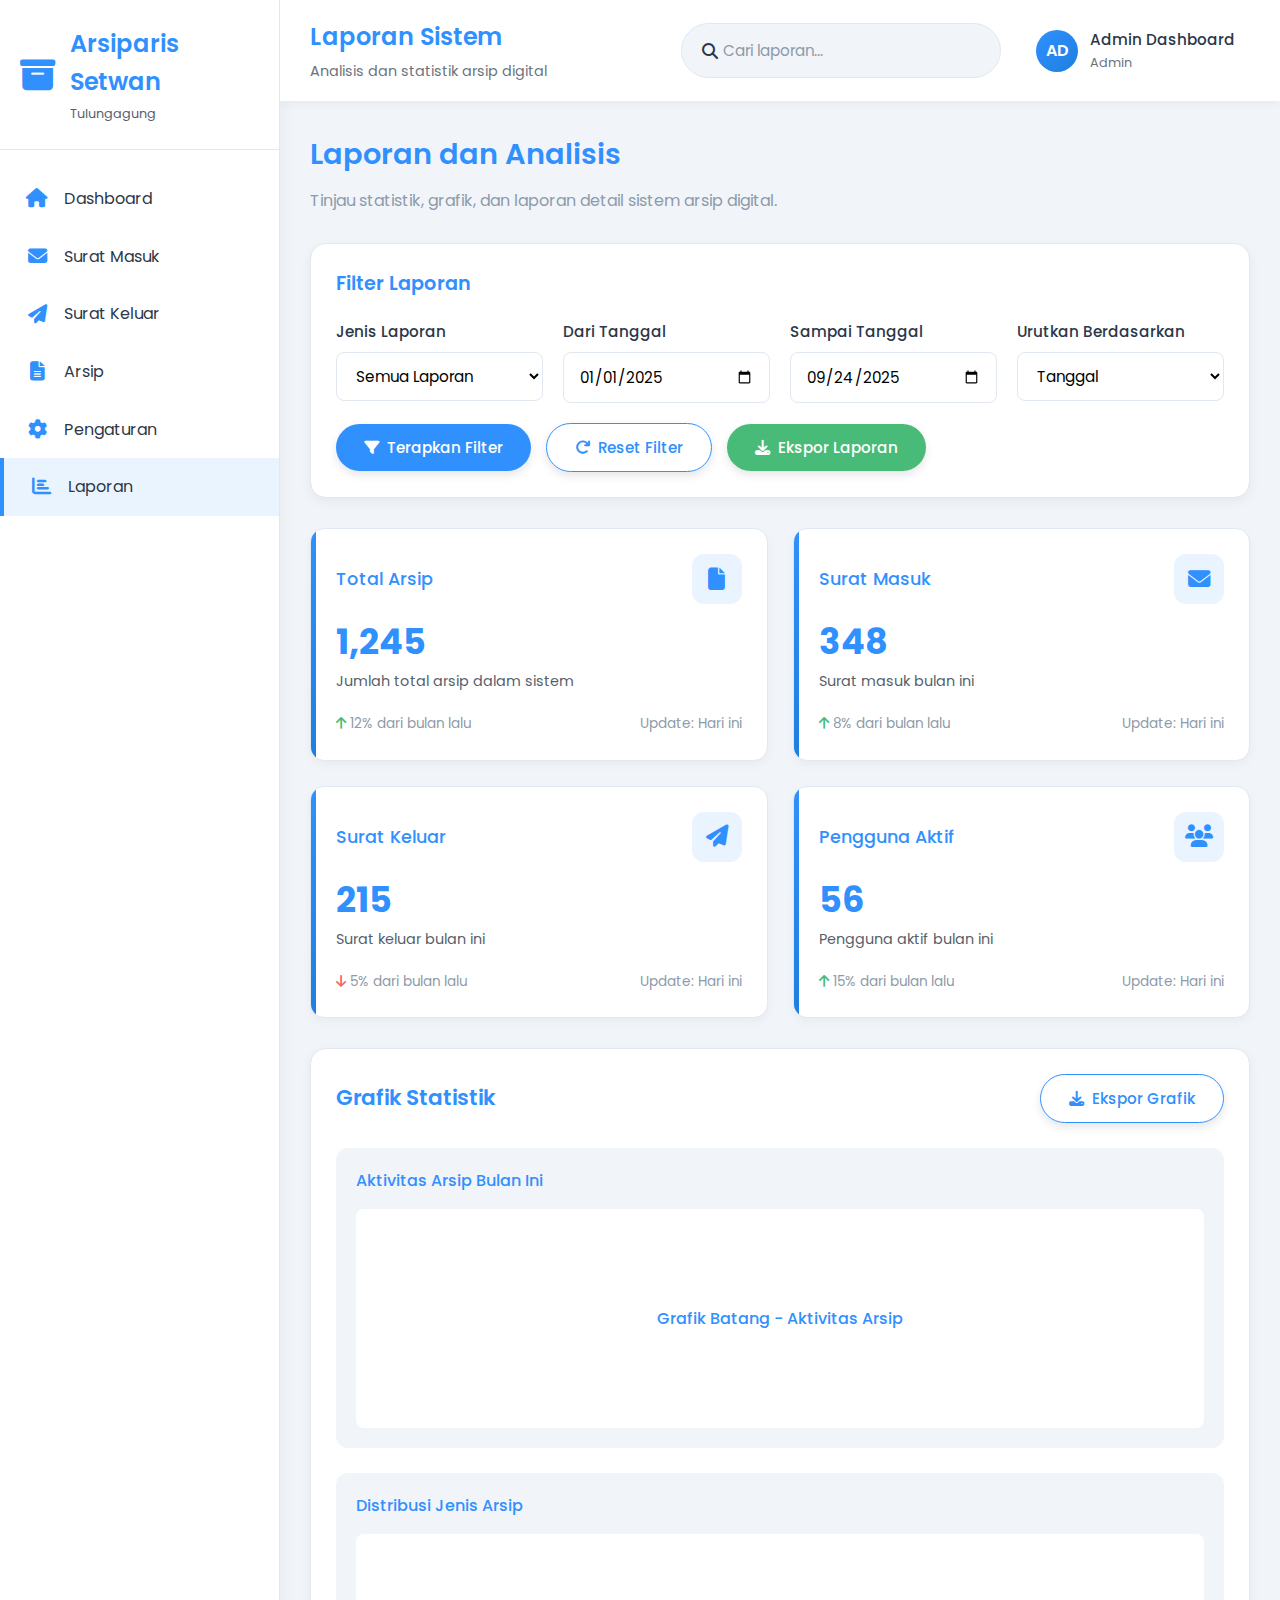
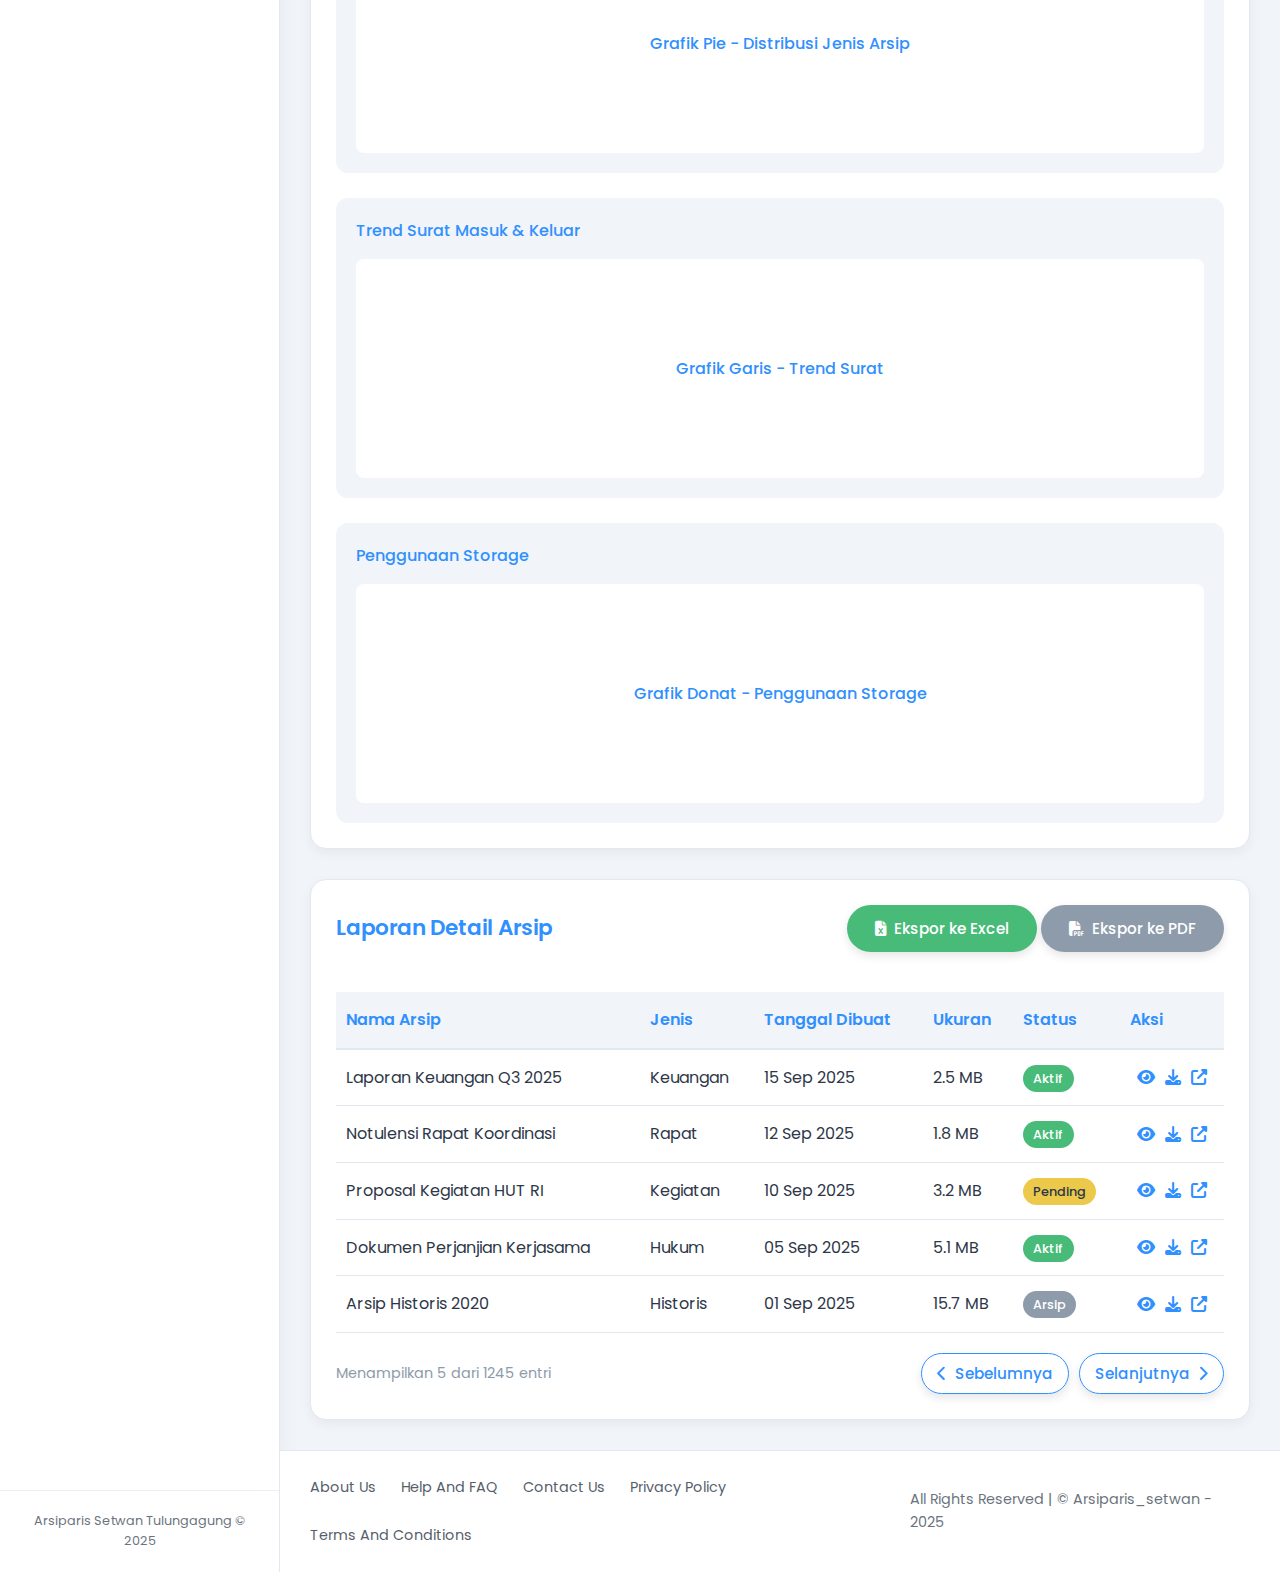
<file: Html/Laporan.html>
<!DOCTYPE html>
<html lang="id">
<head>
    <meta charset="UTF-8">
    <meta name="viewport" content="width=device-width, initial-scale=1.0">
    <title>Laporan - Arsiparis Setwan Tulungagung</title>
    <link rel="preconnect" href="https://fonts.googleapis.com">
    <link rel="preconnect" href="https://fonts.gstatic.com" crossorigin>
    <link href="https://fonts.googleapis.com/css2?family=Poppins:wght@300;400;500;600;700&display=swap" rel="stylesheet">
    <link rel="stylesheet" href="https://cdnjs.cloudflare.com/ajax/libs/font-awesome/6.4.0/css/all.min.css">
    <link rel="stylesheet" href="../Css/Laporan.css">
    
</head>
<body>
    <div class="menu-toggle" id="menuToggle">
        <i class="fas fa-bars"></i>
    </div>

    <div class="sidebar" id="sidebar">
        <div class="logo-container">
            <div class="logo">
                <i class="fas fa-archive"></i>
                <div class="logo-text">
                    <h1>Arsiparis Setwan</h1>
                    <p>Tulungagung</p>
                </div>
            </div>
        </div>
        
        <div class="nav-container">
            <ul class="nav-links">
                <li>
                    <a href="Dashboard.html">
                        <i class="fas fa-home"></i>
                        <span>Dashboard</span>
                    </a>
                </li>
                <li>
                    <a href="Surat Masuk.html">
                        <i class="fas fa-envelope"></i>
                        <span>Surat Masuk</span>
                    </a>
                </li>
                <li>
                    <a href="Surat_Keluar.html">
                        <i class="fas fa-paper-plane"></i>
                        <span>Surat Keluar</span>
                    </a>
                </li>
                <li>
                    <a href="Arsip.html">
                        <i class="fas fa-file-alt"></i>
                        <span>Arsip</span>
                    </a>
                </li>
                <li>
                    <a href="Profil_Pengaturan.html">
                        <i class="fas fa-cog"></i>
                        <span>Pengaturan</span>
                    </a>
                </li>
                <li class="active">
                    <a href="Laporan.html">
                        <i class="fas fa-chart-bar"></i>
                        <span>Laporan</span>
                    </a>
                </li>
            </ul>
        </div>
        
        <div class="nav-footer">
            <p>Arsiparis Setwan Tulungagung © 2025</p>
        </div>
    </div>

    <div class="main-content">
        <div class="header">
            <div class="header-left">
                <h2>Laporan Sistem</h2>
                <p>Analisis dan statistik arsip digital</p>
            </div>
            <div class="header-right">
                <div class="search-container">
                    <i class="fas fa-search"></i>
                    <input type="text" placeholder="Cari laporan...">
                </div>
                <div class="user-info">
                    <div class="user-profile">
                        <div class="user-avatar">
                            <span>AD</span>
                        </div>
                        <div class="user-details">
                            <div class="user-name">Admin Dashboard</div>
                            <div class="user-role">Admin</div>
                        </div>
                    </div>
                </div>
            </div>
        </div>

        <div class="content">
            <h1 class="page-title">Laporan dan Analisis</h1>
            <p class="page-description">Tinjau statistik, grafik, dan laporan detail sistem arsip digital.</p>
            
            <!-- Filter Section -->
            <div class="filter-section">
                <h3 class="filter-title">Filter Laporan</h3>
                <form class="filter-form">
                    <div class="form-group">
                        <label class="form-label" for="reportType">Jenis Laporan</label>
                        <select id="reportType" class="form-select">
                            <option value="all">Semua Laporan</option>
                            <option value="archive">Laporan Arsip</option>
                            <option value="user">Laporan Pengguna</option>
                            <option value="activity">Laporan Aktivitas</option>
                            <option value="surat">Laporan Surat</option>
                        </select>
                    </div>
                    
                    <div class="form-group">
                        <label class="form-label" for="dateFrom">Dari Tanggal</label>
                        <input type="date" id="dateFrom" class="form-input" value="2025-01-01">
                    </div>
                    
                    <div class="form-group">
                        <label class="form-label" for="dateTo">Sampai Tanggal</label>
                        <input type="date" id="dateTo" class="form-input" value="2025-09-24">
                    </div>
                    
                    <div class="form-group">
                        <label class="form-label" for="sortBy">Urutkan Berdasarkan</label>
                        <select id="sortBy" class="form-select">
                            <option value="date">Tanggal</option>
                            <option value="name">Nama</option>
                            <option value="type">Jenis</option>
                            <option value="size">Ukuran</option>
                        </select>
                    </div>
                </form>
                
                <div class="filter-buttons">
                    <button class="btn">
                        <i class="fas fa-filter"></i> Terapkan Filter
                    </button>
                    <button class="btn btn-outline">
                        <i class="fas fa-redo"></i> Reset Filter
                    </button>
                    <button class="btn btn-success">
                        <i class="fas fa-download"></i> Ekspor Laporan
                    </button>
                </div>
            </div>
            
            <!-- Report Cards -->
            <div class="reports-container">
                <div class="report-card">
                    <div class="report-header">
                        <h3 class="report-title">Total Arsip</h3>
                        <div class="report-icon">
                            <i class="fas fa-file"></i>
                        </div>
                    </div>
                    <div class="report-value">1,245</div>
                    <p class="report-desc">Jumlah total arsip dalam sistem</p>
                    <div class="report-footer">
                        <span><i class="fas fa-arrow-up" style="color: var(--success);"></i> 12% dari bulan lalu</span>
                        <span>Update: Hari ini</span>
                    </div>
                </div>
                
                <div class="report-card">
                    <div class="report-header">
                        <h3 class="report-title">Surat Masuk</h3>
                        <div class="report-icon">
                            <i class="fas fa-envelope"></i>
                        </div>
                    </div>
                    <div class="report-value">348</div>
                    <p class="report-desc">Surat masuk bulan ini</p>
                    <div class="report-footer">
                        <span><i class="fas fa-arrow-up" style="color: var(--success);"></i> 8% dari bulan lalu</span>
                        <span>Update: Hari ini</span>
                    </div>
                </div>
                
                <div class="report-card">
                    <div class="report-header">
                        <h3 class="report-title">Surat Keluar</h3>
                        <div class="report-icon">
                            <i class="fas fa-paper-plane"></i>
                        </div>
                    </div>
                    <div class="report-value">215</div>
                    <p class="report-desc">Surat keluar bulan ini</p>
                    <div class="report-footer">
                        <span><i class="fas fa-arrow-down" style="color: var(--danger);"></i> 5% dari bulan lalu</span>
                        <span>Update: Hari ini</span>
                    </div>
                </div>
                
                <div class="report-card">
                    <div class="report-header">
                        <h3 class="report-title">Pengguna Aktif</h3>
                        <div class="report-icon">
                            <i class="fas fa-users"></i>
                        </div>
                    </div>
                    <div class="report-value">56</div>
                    <p class="report-desc">Pengguna aktif bulan ini</p>
                    <div class="report-footer">
                        <span><i class="fas fa-arrow-up" style="color: var(--success);"></i> 15% dari bulan lalu</span>
                        <span>Update: Hari ini</span>
                    </div>
                </div>
            </div>
            
            <!-- Charts Section -->
            <div class="charts-section">
                <div class="section-header">
                    <h3 class="section-title">Grafik Statistik</h3>
                    <div>
                        <button class="btn btn-outline">
                            <i class="fas fa-download"></i> Ekspor Grafik
                        </button>
                    </div>
                </div>
                
                <div class="charts-container">
                    <div class="chart-card">
                        <h4 class="chart-title">Aktivitas Arsip Bulan Ini</h4>
                        <div class="chart-placeholder">
                            Grafik Batang - Aktivitas Arsip
                        </div>
                    </div>
                    
                    <div class="chart-card">
                        <h4 class="chart-title">Distribusi Jenis Arsip</h4>
                        <div class="chart-placeholder">
                            Grafik Pie - Distribusi Jenis Arsip
                        </div>
                    </div>
                    
                    <div class="chart-card">
                        <h4 class="chart-title">Trend Surat Masuk & Keluar</h4>
                        <div class="chart-placeholder">
                            Grafik Garis - Trend Surat
                        </div>
                    </div>
                    
                    <div class="chart-card">
                        <h4 class="chart-title">Penggunaan Storage</h4>
                        <div class="chart-placeholder">
                            Grafik Donat - Penggunaan Storage
                        </div>
                    </div>
                </div>
            </div>
            
            <!-- Table Section -->
            <div class="table-section">
                <div class="section-header">
                    <h3 class="section-title">Laporan Detail Arsip</h3>
                    <div>
                        <button class="btn btn-success">
                            <i class="fas fa-file-excel"></i> Ekspor ke Excel
                        </button>
                        <button class="btn btn-secondary">
                            <i class="fas fa-file-pdf"></i> Ekspor ke PDF
                        </button>
                    </div>
                </div>
                
                <div class="table-container">
                    <table class="data-table">
                        <thead>
                            <tr>
                                <th>Nama Arsip</th>
                                <th>Jenis</th>
                                <th>Tanggal Dibuat</th>
                                <th>Ukuran</th>
                                <th>Status</th>
                                <th>Aksi</th>
                            </tr>
                        </thead>
                        <tbody>
                            <tr>
                                <td>Laporan Keuangan Q3 2025</td>
                                <td>Keuangan</td>
                                <td>15 Sep 2025</td>
                                <td>2.5 MB</td>
                                <td><span class="status-badge status-active">Aktif</span></td>
                                <td>
                                    <div class="table-actions">
                                        <button class="action-btn" title="Lihat Detail">
                                            <i class="fas fa-eye"></i>
                                        </button>
                                        <button class="action-btn" title="Unduh">
                                            <i class="fas fa-download"></i>
                                        </button>
                                        <button class="action-btn" title="Ekspor">
                                            <i class="fas fa-external-link-alt"></i>
                                        </button>
                                    </div>
                                </td>
                            </tr>
                            <tr>
                                <td>Notulensi Rapat Koordinasi</td>
                                <td>Rapat</td>
                                <td>12 Sep 2025</td>
                                <td>1.8 MB</td>
                                <td><span class="status-badge status-active">Aktif</span></td>
                                <td>
                                    <div class="table-actions">
                                        <button class="action-btn" title="Lihat Detail">
                                            <i class="fas fa-eye"></i>
                                        </button>
                                        <button class="action-btn" title="Unduh">
                                            <i class="fas fa-download"></i>
                                        </button>
                                        <button class="action-btn" title="Ekspor">
                                            <i class="fas fa-external-link-alt"></i>
                                        </button>
                                    </div>
                                </td>
                            </tr>
                            <tr>
                                <td>Proposal Kegiatan HUT RI</td>
                                <td>Kegiatan</td>
                                <td>10 Sep 2025</td>
                                <td>3.2 MB</td>
                                <td><span class="status-badge status-pending">Pending</span></td>
                                <td>
                                    <div class="table-actions">
                                        <button class="action-btn" title="Lihat Detail">
                                            <i class="fas fa-eye"></i>
                                        </button>
                                        <button class="action-btn" title="Unduh">
                                            <i class="fas fa-download"></i>
                                        </button>
                                        <button class="action-btn" title="Ekspor">
                                            <i class="fas fa-external-link-alt"></i>
                                        </button>
                                    </div>
                                </td>
                            </tr>
                            <tr>
                                <td>Dokumen Perjanjian Kerjasama</td>
                                <td>Hukum</td>
                                <td>05 Sep 2025</td>
                                <td>5.1 MB</td>
                                <td><span class="status-badge status-active">Aktif</span></td>
                                <td>
                                    <div class="table-actions">
                                        <button class="action-btn" title="Lihat Detail">
                                            <i class="fas fa-eye"></i>
                                        </button>
                                        <button class="action-btn" title="Unduh">
                                            <i class="fas fa-download"></i>
                                        </button>
                                        <button class="action-btn" title="Ekspor">
                                            <i class="fas fa-external-link-alt"></i>
                                        </button>
                                    </div>
                                </td>
                            </tr>
                            <tr>
                                <td>Arsip Historis 2020</td>
                                <td>Historis</td>
                                <td>01 Sep 2025</td>
                                <td>15.7 MB</td>
                                <td><span class="status-badge status-inactive">Arsip</span></td>
                                <td>
                                    <div class="table-actions">
                                        <button class="action-btn" title="Lihat Detail">
                                            <i class="fas fa-eye"></i>
                                        </button>
                                        <button class="action-btn" title="Unduh">
                                            <i class="fas fa-download"></i>
                                        </button>
                                        <button class="action-btn" title="Ekspor">
                                            <i class="fas fa-external-link-alt"></i>
                                        </button>
                                    </div>
                                </td>
                            </tr>
                        </tbody>
                    </table>
                </div>
                
                <div style="display: flex; justify-content: space-between; align-items: center; margin-top: 20px;">
                    <div style="font-size: 0.9rem; color: var(--neutral);">
                        Menampilkan 5 dari 1245 entri
                    </div>
                    <div style="display: flex; gap: 10px;">
                        <button class="btn btn-outline" style="padding: 8px 15px;">
                            <i class="fas fa-chevron-left"></i> Sebelumnya
                        </button>
                        <button class="btn btn-outline" style="padding: 8px 15px;">
                            Selanjutnya <i class="fas fa-chevron-right"></i>
                        </button>
                    </div>
                </div>
            </div>
        </div>

        <div class="footer">
            <div class="footer-content">
                <div class="footer-links">
                    <a href="https://website.dprd-tulungagungkab.go.id/">About Us</a>
                    <a href="#">Help And FAQ</a>
                    <a href="#">Contact Us</a>
                    <a href="#">Privacy Policy</a>
                    <a href="#">Terms And Conditions</a>
                </div>
                <div class="copyright">
                    All Rights Reserved | © Arsiparis_setwan - 2025
                </div>
            </div>
        </div>
    </div>

    <script src="../Js/Laporan.js"></script>
</body>
</html>
</file>
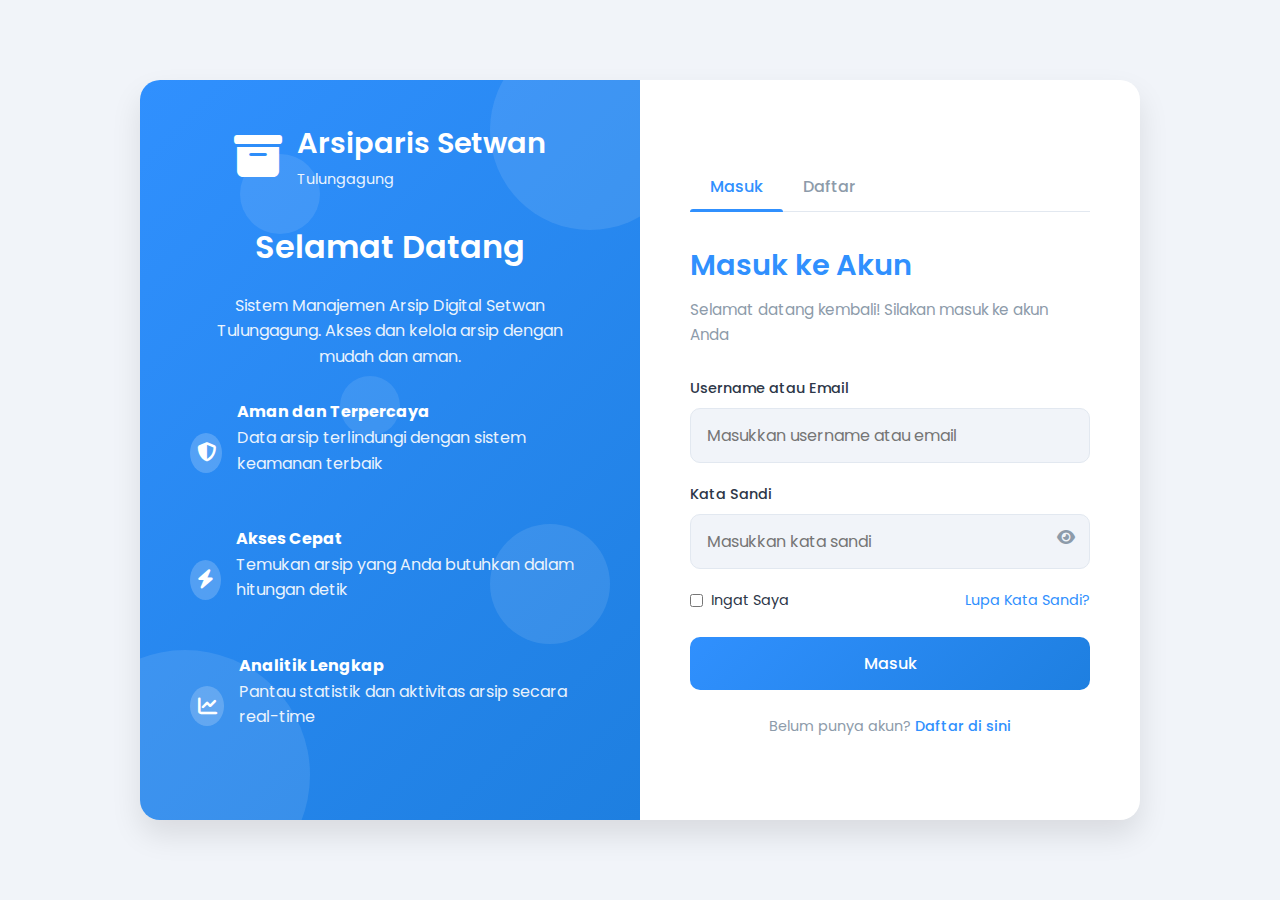
<file: Html/Login_Register.html>
<!DOCTYPE html>
<html lang="id">
<head>
    <meta charset="UTF-8">
    <meta name="viewport" content="width=device-width, initial-scale=1.0">
    <title>Login - Arsiparis Setwan Tulungagung</title>
    <link rel="preconnect" href="https://fonts.googleapis.com">
    <link rel="preconnect" href="https://fonts.gstatic.com" crossorigin>
    <link href="https://fonts.googleapis.com/css2?family=Poppins:wght@300;400;500;600;700&display=swap" rel="stylesheet">
    <link rel="stylesheet" href="https://cdnjs.cloudflare.com/ajax/libs/font-awesome/6.4.0/css/all.min.css">
    <link rel="stylesheet" href="../Css/Login_Register.css">
</head>
<body>
    <div class="auth-container" id="authContainer">
        <div class="auth-left">
            <div class="floating-shapes">
                <div class="shape"></div>
                <div class="shape"></div>
                <div class="shape"></div>
            </div>
            <div class="auth-logo">
                <i class="fas fa-archive"></i>
                <div class="auth-logo-text">
                    <h1>Arsiparis Setwan</h1>
                    <p>Tulungagung</p>
                </div>
            </div>
            <div class="auth-left-content">
                <h2>Selamat Datang</h2>
                <p>Sistem Manajemen Arsip Digital Setwan Tulungagung. Akses dan kelola arsip dengan mudah dan aman.</p>
                <div class="auth-features">
                    <div class="auth-feature">
                        <i class="fas fa-shield-alt"></i>
                        <div>
                            <h4>Aman dan Terpercaya</h4>
                            <p>Data arsip terlindungi dengan sistem keamanan terbaik</p>
                        </div>
                    </div>
                    <div class="auth-feature">
                        <i class="fas fa-bolt"></i>
                        <div>
                            <h4>Akses Cepat</h4>
                            <p>Temukan arsip yang Anda butuhkan dalam hitungan detik</p>
                        </div>
                    </div>
                    <div class="auth-feature">
                        <i class="fas fa-chart-line"></i>
                        <div>
                            <h4>Analitik Lengkap</h4>
                            <p>Pantau statistik dan aktivitas arsip secara real-time</p>
                        </div>
                    </div>
                </div>
            </div>
        </div>
        <div class="auth-right">
            <div class="auth-form-container">
                <div class="auth-tabs">
                    <div class="auth-tab active" id="loginTab">Masuk</div>
                    <div class="auth-tab" id="registerTab">Daftar</div>
                </div>

                <!-- Login Form -->
                <div class="auth-form active" id="loginForm">
                    <h2 class="form-title">Masuk ke Akun</h2>
                    <p class="form-subtitle">Selamat datang kembali! Silakan masuk ke akun Anda</p>

                    <div class="alert alert-error" id="loginError"></div>
                    <div class="alert alert-success" id="loginSuccess"></div>

                    <form id="loginFormElement">
                        <div class="form-group">
                            <label for="loginUsername">Username atau Email</label>
                            <input type="text" id="loginUsername" class="form-control" placeholder="Masukkan username atau email" required>
                        </div>
                        <div class="form-group">
                            <label for="loginPassword">Kata Sandi</label>
                            <input type="password" id="loginPassword" class="form-control" placeholder="Masukkan kata sandi" required>
                            <span class="password-toggle" id="loginPasswordToggle">
                                <i class="fas fa-eye"></i>
                            </span>
                        </div>
                        <div class="form-options">
                            <label class="remember-me">
                                <input type="checkbox" id="rememberMe">
                                Ingat Saya
                            </label>
                            <a href="#" class="forgot-password">Lupa Kata Sandi?</a>
                        </div>
                        <button type="submit" class="auth-button" id="loginButton">
                            <span>Masuk</span>
                            <div class="spinner" id="loginSpinner"></div>
                        </button>
                    </form>
                    <div class="auth-switch">
                        Belum punya akun? <a href="#" id="switchToRegister">Daftar di sini</a>
                    </div>
                </div>

                <!-- Register Form -->
                <div class="auth-form" id="registerForm">
                    <h2 class="form-title">Buat Akun Baru</h2>
                    <p class="form-subtitle">Daftar untuk mengakses sistem arsip digital</p>

                    <div class="alert alert-error" id="registerError"></div>
                    <div class="alert alert-success" id="registerSuccess"></div>

                    <form id="registerFormElement">
                        <div class="form-group">
                            <label for="registerFullName">Nama Lengkap</label>
                            <input type="text" id="registerFullName" class="form-control" placeholder="Masukkan nama lengkap" required>
                        </div>
                        <div class="form-group">
                            <label for="registerEmail">Email</label>
                            <input type="email" id="registerEmail" class="form-control" placeholder="Masukkan alamat email" required>
                        </div>
                        <div class="form-group">
                            <label for="registerUsername">Username</label>
                            <input type="text" id="registerUsername" class="form-control" placeholder="Buat username unik" required>
                        </div>
                        <div class="form-group">
                            <label for="registerPassword">Kata Sandi</label>
                            <input type="password" id="registerPassword" class="form-control" placeholder="Buat kata sandi yang kuat" required>
                            <span class="password-toggle" id="registerPasswordToggle">
                                <i class="fas fa-eye"></i>
                            </span>
                        </div>
                        <div class="form-group">
                            <label for="registerConfirmPassword">Konfirmasi Kata Sandi</label>
                            <input type="password" id="registerConfirmPassword" class="form-control" placeholder="Ulangi kata sandi" required>
                        </div>
                        <div class="form-options">
                            <label class="remember-me">
                                <input type="checkbox" id="agreeTerms" required>
                                Saya setuju dengan <a href="#" style="color: var(--primary);">Syarat dan Ketentuan</a>
                            </label>
                        </div>
                        <button type="submit" class="auth-button" id="registerButton">
                            <span>Daftar</span>
                            <div class="spinner" id="registerSpinner"></div>
                        </button>
                    </form>

                    <div class="auth-switch">
                        Sudah punya akun? <a href="#" id="switchToLogin">Masuk di sini</a>
                    </div>
                </div>
            </div>
        </div>
    </div>

    <script src="../Js/Login_Register.js"></script>
</body>
</html>
</file>
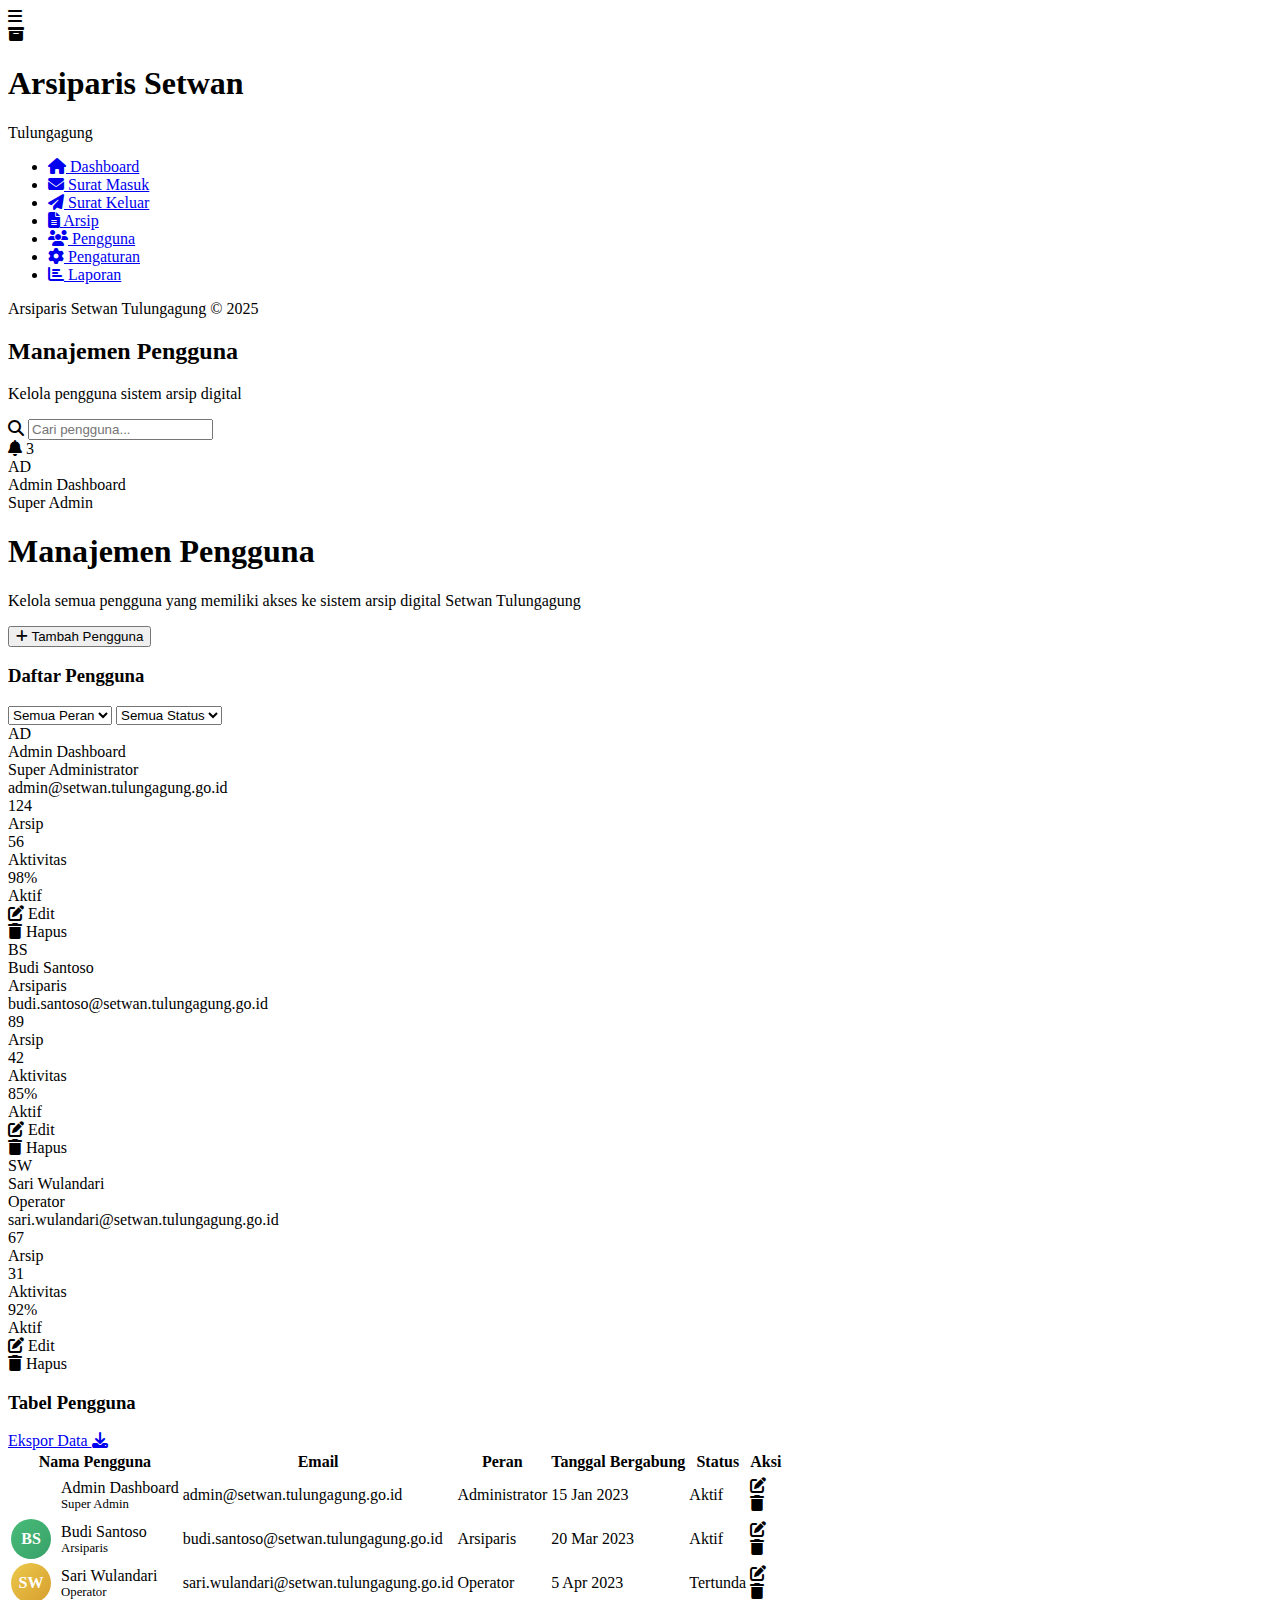
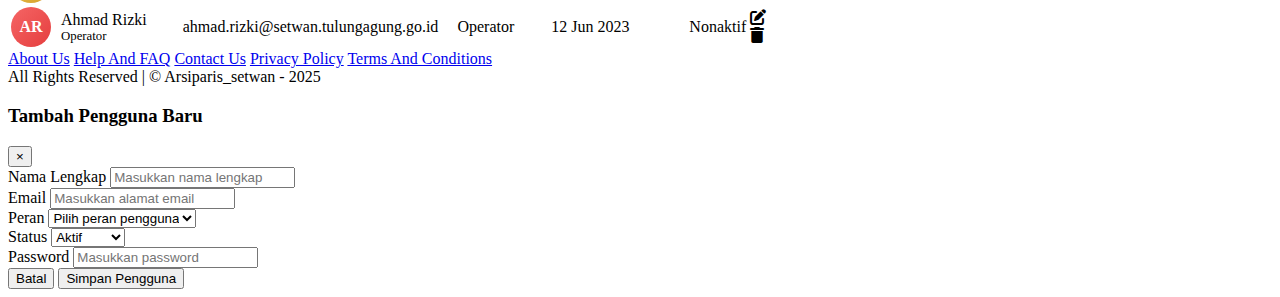
<file: Html/Pengguna.html>
<!DOCTYPE html>
<html lang="id">
<head>
    <meta charset="UTF-8">
    <meta name="viewport" content="width=device-width, initial-scale=1.0">
    <title>Manajemen Pengguna - Arsiparis Setwan Tulungagung</title>
    <link rel="preconnect" href="https://fonts.googleapis.com">
    <link rel="preconnect" href="https://fonts.gstatic.com" crossorigin>
    <link href="https://fonts.googleapis.com/css2?family=Poppins:wght@300;400;500;600;700&display=swap" rel="stylesheet">
    <link rel="stylesheet" href="https://cdnjs.cloudflare.com/ajax/libs/font-awesome/6.4.0/css/all.min.css">
    
    
</head>
<body>
    <div class="menu-toggle" id="menuToggle">
        <i class="fas fa-bars"></i>
    </div>

    <div class="sidebar" id="sidebar">
        <div class="logo-container">
            <div class="logo">
                <i class="fas fa-archive"></i>
                <div class="logo-text">
                    <h1>Arsiparis Setwan</h1>
                    <p>Tulungagung</p>
                </div>
            </div>
        </div>
        
        <div class="nav-container">
            <ul class="nav-links">
                <li>
                    <a href="Dashboard.html">
                        <i class="fas fa-home"></i>
                        <span>Dashboard</span>
                    </a>
                </li>
                <li>
                    <a href="Surat Masuk.html">
                        <i class="fas fa-envelope"></i>
                        <span>Surat Masuk</span>
                    </a>
                </li>
                <li>
                    <a href="Surat_Keluar.html">
                        <i class="fas fa-paper-plane"></i>
                        <span>Surat Keluar</span>
                    </a>
                </li>
                <li>
                    <a href="Arsip.html">
                        <i class="fas fa-file-alt"></i>
                        <span>Arsip</span>
                    </a>
                </li>
                <li class="active">
                    <a href="Pengguna.html">
                        <i class="fas fa-users"></i>
                        <span>Pengguna</span>
                    </a>
                </li>
                <li>
                    <a href="Profil_Pengaturan.html">
                        <i class="fas fa-cog"></i>
                        <span>Pengaturan</span>
                    </a>
                </li>
                <li>
                    <a href="Laporan.html">
                        <i class="fas fa-chart-bar"></i>
                        <span>Laporan</span>
                    </a>
                </li>
            </ul>
        </div>
        
        <div class="nav-footer">
            <p>Arsiparis Setwan Tulungagung © 2025</p>
        </div>
    </div>

    <div class="main-content">
        <div class="header">
            <div class="header-left">
                <h2>Manajemen Pengguna</h2>
                <p>Kelola pengguna sistem arsip digital</p>
            </div>
            <div class="header-right">
                <div class="search-container">
                    <i class="fas fa-search"></i>
                    <input type="text" placeholder="Cari pengguna...">
                </div>
                <div class="user-info">
                    <div class="notifications">
                        <i class="fas fa-bell"></i>
                        <span class="notification-badge">3</span>
                    </div>
                    <div class="user-profile">
                        <div class="user-avatar">
                            <span>AD</span>
                        </div>
                        <div class="user-details">
                            <div class="user-name">Admin Dashboard</div>
                            <div class="user-role">Super Admin</div>
                        </div>
                    </div>
                </div>
            </div>
        </div>

        <div class="content">
            <div class="page-header">
                <div>
                    <h1 class="page-title">Manajemen Pengguna</h1>
                    <p class="page-description">Kelola semua pengguna yang memiliki akses ke sistem arsip digital Setwan Tulungagung</p>
                </div>
                <button class="btn" id="addUserBtn">
                    <i class="fas fa-plus"></i> Tambah Pengguna
                </button>
            </div>

            <div class="dashboard-section">
                <div class="user-management-header">
                    <h3 class="section-title">Daftar Pengguna</h3>
                    <div class="user-filters">
                        <select class="filter-select">
                            <option>Semua Peran</option>
                            <option>Administrator</option>
                            <option>Arsiparis</option>
                            <option>Operator</option>
                        </select>
                        <select class="filter-select">
                            <option>Semua Status</option>
                            <option>Aktif</option>
                            <option>Nonaktif</option>
                            <option>Tertunda</option>
                        </select>
                    </div>
                </div>

                <div class="users-grid">
                    <div class="user-card">
                        <div class="user-card-header">
                            <div class="user-card-avatar">
                                <span>AD</span>
                            </div>
                            <div class="user-card-info">
                                <div class="user-card-name">Admin Dashboard</div>
                                <div class="user-card-role">Super Administrator</div>
                                <div class="user-card-email">admin@setwan.tulungagung.go.id</div>
                            </div>
                        </div>
                        <div class="user-card-stats">
                            <div class="user-stat">
                                <div class="user-stat-value">124</div>
                                <div class="user-stat-label">Arsip</div>
                            </div>
                            <div class="user-stat">
                                <div class="user-stat-value">56</div>
                                <div class="user-stat-label">Aktivitas</div>
                            </div>
                            <div class="user-stat">
                                <div class="user-stat-value">98%</div>
                                <div class="user-stat-label">Aktif</div>
                            </div>
                        </div>
                        <div class="user-card-actions">
                            <div class="user-card-btn edit">
                                <i class="fas fa-edit"></i> Edit
                            </div>
                            <div class="user-card-btn delete">
                                <i class="fas fa-trash"></i> Hapus
                            </div>
                        </div>
                    </div>

                    <div class="user-card">
                        <div class="user-card-header">
                            <div class="user-card-avatar">
                                <span>BS</span>
                            </div>
                            <div class="user-card-info">
                                <div class="user-card-name">Budi Santoso</div>
                                <div class="user-card-role">Arsiparis</div>
                                <div class="user-card-email">budi.santoso@setwan.tulungagung.go.id</div>
                            </div>
                        </div>
                        <div class="user-card-stats">
                            <div class="user-stat">
                                <div class="user-stat-value">89</div>
                                <div class="user-stat-label">Arsip</div>
                            </div>
                            <div class="user-stat">
                                <div class="user-stat-value">42</div>
                                <div class="user-stat-label">Aktivitas</div>
                            </div>
                            <div class="user-stat">
                                <div class="user-stat-value">85%</div>
                                <div class="user-stat-label">Aktif</div>
                            </div>
                        </div>
                        <div class="user-card-actions">
                            <div class="user-card-btn edit">
                                <i class="fas fa-edit"></i> Edit
                            </div>
                            <div class="user-card-btn delete">
                                <i class="fas fa-trash"></i> Hapus
                            </div>
                        </div>
                    </div>

                    <div class="user-card">
                        <div class="user-card-header">
                            <div class="user-card-avatar">
                                <span>SW</span>
                            </div>
                            <div class="user-card-info">
                                <div class="user-card-name">Sari Wulandari</div>
                                <div class="user-card-role">Operator</div>
                                <div class="user-card-email">sari.wulandari@setwan.tulungagung.go.id</div>
                            </div>
                        </div>
                        <div class="user-card-stats">
                            <div class="user-stat">
                                <div class="user-stat-value">67</div>
                                <div class="user-stat-label">Arsip</div>
                            </div>
                            <div class="user-stat">
                                <div class="user-stat-value">31</div>
                                <div class="user-stat-label">Aktivitas</div>
                            </div>
                            <div class="user-stat">
                                <div class="user-stat-value">92%</div>
                                <div class="user-stat-label">Aktif</div>
                            </div>
                        </div>
                        <div class="user-card-actions">
                            <div class="user-card-btn edit">
                                <i class="fas fa-edit"></i> Edit
                            </div>
                            <div class="user-card-btn delete">
                                <i class="fas fa-trash"></i> Hapus
                            </div>
                        </div>
                    </div>
                </div>
            </div>

            <div class="dashboard-section">
                <div class="section-header">
                    <h3 class="section-title">Tabel Pengguna</h3>
                    <a href="#" class="view-all">Ekspor Data <i class="fas fa-download"></i></a>
                </div>
                
                <table class="users-table">
                    <thead>
                        <tr>
                            <th>Nama Pengguna</th>
                            <th>Email</th>
                            <th>Peran</th>
                            <th>Tanggal Bergabung</th>
                            <th>Status</th>
                            <th>Aksi</th>
                        </tr>
                    </thead>
                    <tbody>
                        <tr>
                            <td>
                                <div style="display: flex; align-items: center;">
                                    <div style="width: 40px; height: 40px; border-radius: 50%; background: linear-gradient(135deg, var(--primary), #1E7FE0); display: flex; align-items: center; justify-content: center; color: white; font-weight: 600; margin-right: 10px;">AD</div>
                                    <div>
                                        <div style="font-weight: 500;">Admin Dashboard</div>
                                        <div style="font-size: 0.8rem; color: var(--neutral);">Super Admin</div>
                                    </div>
                                </div>
                            </td>
                            <td>admin@setwan.tulungagung.go.id</td>
                            <td>Administrator</td>
                            <td>15 Jan 2023</td>
                            <td><span class="user-status status-active">Aktif</span></td>
                            <td>
                                <div class="table-actions">
                                    <div class="table-action-btn edit">
                                        <i class="fas fa-edit"></i>
                                    </div>
                                    <div class="table-action-btn delete">
                                        <i class="fas fa-trash"></i>
                                    </div>
                                </div>
                            </td>
                        </tr>
                        <tr>
                            <td>
                                <div style="display: flex; align-items: center;">
                                    <div style="width: 40px; height: 40px; border-radius: 50%; background: linear-gradient(135deg, #48BB78, #38A169); display: flex; align-items: center; justify-content: center; color: white; font-weight: 600; margin-right: 10px;">BS</div>
                                    <div>
                                        <div style="font-weight: 500;">Budi Santoso</div>
                                        <div style="font-size: 0.8rem; color: var(--neutral);">Arsiparis</div>
                                    </div>
                                </div>
                            </td>
                            <td>budi.santoso@setwan.tulungagung.go.id</td>
                            <td>Arsiparis</td>
                            <td>20 Mar 2023</td>
                            <td><span class="user-status status-active">Aktif</span></td>
                            <td>
                                <div class="table-actions">
                                    <div class="table-action-btn edit">
                                        <i class="fas fa-edit"></i>
                                    </div>
                                    <div class="table-action-btn delete">
                                        <i class="fas fa-trash"></i>
                                    </div>
                                </div>
                            </td>
                        </tr>
                        <tr>
                            <td>
                                <div style="display: flex; align-items: center;">
                                    <div style="width: 40px; height: 40px; border-radius: 50%; background: linear-gradient(135deg, #ECC94B, #D69E2E); display: flex; align-items: center; justify-content: center; color: white; font-weight: 600; margin-right: 10px;">SW</div>
                                    <div>
                                        <div style="font-weight: 500;">Sari Wulandari</div>
                                        <div style="font-size: 0.8rem; color: var(--neutral);">Operator</div>
                                    </div>
                                </div>
                            </td>
                            <td>sari.wulandari@setwan.tulungagung.go.id</td>
                            <td>Operator</td>
                            <td>5 Apr 2023</td>
                            <td><span class="user-status status-pending">Tertunda</span></td>
                            <td>
                                <div class="table-actions">
                                    <div class="table-action-btn edit">
                                        <i class="fas fa-edit"></i>
                                    </div>
                                    <div class="table-action-btn delete">
                                        <i class="fas fa-trash"></i>
                                    </div>
                                </div>
                            </td>
                        </tr>
                        <tr>
                            <td>
                                <div style="display: flex; align-items: center;">
                                    <div style="width: 40px; height: 40px; border-radius: 50%; background: linear-gradient(135deg, #F56565, #E53E3E); display: flex; align-items: center; justify-content: center; color: white; font-weight: 600; margin-right: 10px;">AR</div>
                                    <div>
                                        <div style="font-weight: 500;">Ahmad Rizki</div>
                                        <div style="font-size: 0.8rem; color: var(--neutral);">Operator</div>
                                    </div>
                                </div>
                            </td>
                            <td>ahmad.rizki@setwan.tulungagung.go.id</td>
                            <td>Operator</td>
                            <td>12 Jun 2023</td>
                            <td><span class="user-status status-inactive">Nonaktif</span></td>
                            <td>
                                <div class="table-actions">
                                    <div class="table-action-btn edit">
                                        <i class="fas fa-edit"></i>
                                    </div>
                                    <div class="table-action-btn delete">
                                        <i class="fas fa-trash"></i>
                                    </div>
                                </div>
                            </td>
                        </tr>
                    </tbody>
                </table>
            </div>
        </div>

        <div class="footer">
            <div class="footer-content">
                <div class="footer-links">
                    <a href="#">About Us</a>
                    <a href="#">Help And FAQ</a>
                    <a href="#">Contact Us</a>
                    <a href="#">Privacy Policy</a>
                    <a href="#">Terms And Conditions</a>
                </div>
                <div class="copyright">
                    All Rights Reserved | © Arsiparis_setwan - 2025
                </div>
            </div>
        </div>
    </div>

    <!-- Modal Tambah/Edit Pengguna -->
    <div class="modal" id="userModal">
        <div class="modal-content">
            <div class="modal-header">
                <h3 class="modal-title">Tambah Pengguna Baru</h3>
                <button class="modal-close" id="closeModal">&times;</button>
            </div>
            <div class="modal-body">
                <form id="userForm">
                    <div class="form-group">
                        <label class="form-label" for="userName">Nama Lengkap</label>
                        <input type="text" class="form-input" id="userName" placeholder="Masukkan nama lengkap">
                    </div>
                    <div class="form-group">
                        <label class="form-label" for="userEmail">Email</label>
                        <input type="email" class="form-input" id="userEmail" placeholder="Masukkan alamat email">
                    </div>
                    <div class="form-group">
                        <label class="form-label" for="userRole">Peran</label>
                        <select class="form-select" id="userRole">
                            <option value="">Pilih peran pengguna</option>
                            <option value="administrator">Administrator</option>
                            <option value="arsiparis">Arsiparis</option>
                            <option value="operator">Operator</option>
                        </select>
                    </div>
                    <div class="form-group">
                        <label class="form-label" for="userStatus">Status</label>
                        <select class="form-select" id="userStatus">
                            <option value="active">Aktif</option>
                            <option value="inactive">Nonaktif</option>
                            <option value="pending">Tertunda</option>
                        </select>
                    </div>
                    <div class="form-group">
                        <label class="form-label" for="userPassword">Password</label>
                        <input type="password" class="form-input" id="userPassword" placeholder="Masukkan password">
                    </div>
                </form>
            </div>
            <div class="modal-footer">
                <button class="btn btn-secondary" id="cancelBtn">Batal</button>
                <button class="btn" id="saveUserBtn">Simpan Pengguna</button>
            </div>
        </div>
    </div>

    <script>
        // Toggle sidebar on mobile
        document.getElementById('menuToggle').addEventListener('click', function() {
            document.getElementById('sidebar').classList.toggle('active');
        });

        // Modal functionality
        const addUserBtn = document.getElementById('addUserBtn');
        const userModal = document.getElementById('userModal');
        const closeModal = document.getElementById('closeModal');
        const cancelBtn = document.getElementById('cancelBtn');
        const saveUserBtn = document.getElementById('saveUserBtn');

        addUserBtn.addEventListener('click', function() {
            userModal.classList.add('active');
        });

        closeModal.addEventListener('click', function() {
            userModal.classList.remove('active');
        });

        cancelBtn.addEventListener('click', function() {
            userModal.classList.remove('active');
        });

        saveUserBtn.addEventListener('click', function() {
            // In a real application, you would save the user data here
            alert('Pengguna berhasil ditambahkan!');
            userModal.classList.remove('active');
            document.getElementById('userForm').reset();
        });

        // Close modal when clicking outside
        window.addEventListener('click', function(event) {
            if (event.target === userModal) {
                userModal.classList.remove('active');
            }
        });

        // Edit and delete buttons functionality
        document.querySelectorAll('.user-card-btn.edit, .table-action-btn.edit').forEach(button => {
            button.addEventListener('click', function() {
                userModal.classList.add('active');
                document.querySelector('.modal-title').textContent = 'Edit Pengguna';
                // In a real application, you would populate the form with user data
            });
        });

        document.querySelectorAll('.user-card-btn.delete, .table-action-btn.delete').forEach(button => {
            button.addEventListener('click', function() {
                if (confirm('Apakah Anda yakin ingin menghapus pengguna ini?')) {
                    // In a real application, you would delete the user here
                    alert('Pengguna berhasil dihapus!');
                }
            });
        });

        // Search functionality
        const searchInput = document.querySelector('.search-container input');
        searchInput.addEventListener('input', function() {
            const searchTerm = this.value.toLowerCase();
            const userCards = document.querySelectorAll('.user-card');
            const tableRows = document.querySelectorAll('.users-table tbody tr');
            
            userCards.forEach(card => {
                const userName = card.querySelector('.user-card-name').textContent.toLowerCase();
                if (userName.includes(searchTerm)) {
                    card.style.display = 'block';
                } else {
                    card.style.display = 'none';
                }
            });
            
            tableRows.forEach(row => {
                const userName = row.cells[0].textContent.toLowerCase();
                if (userName.includes(searchTerm)) {
                    row.style.display = '';
                } else {
                    row.style.display = 'none';
                }
            });
        });
    </script>
</body>
</html>
</file>
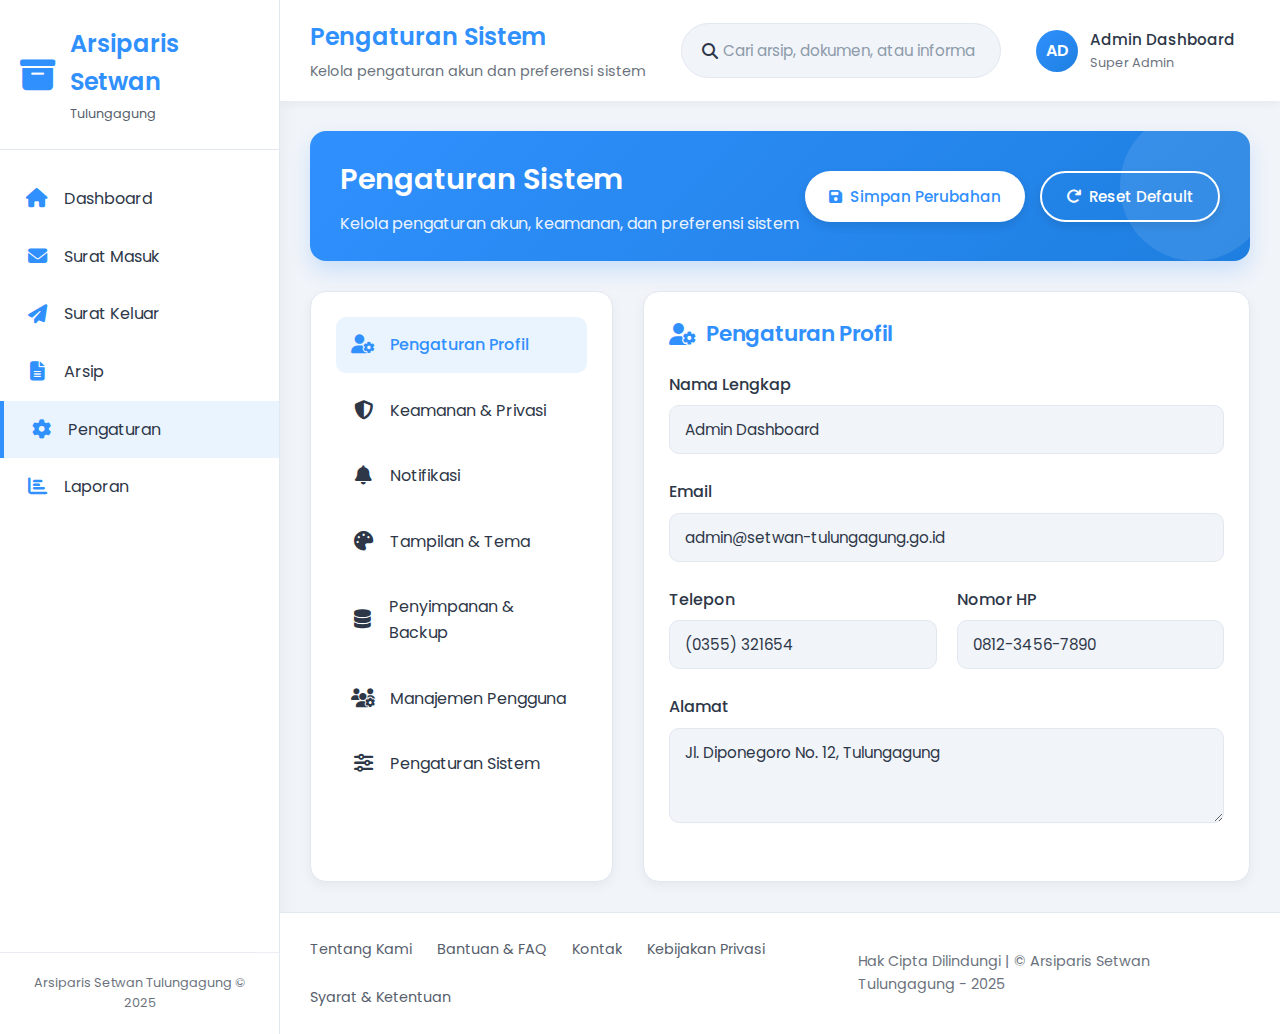
<file: Html/Profil_Pengaturan.html>
<!DOCTYPE html>
<html lang="id">
<head>
    <meta charset="UTF-8">
    <meta name="viewport" content="width=device-width, initial-scale=1.0">
    <title>Pengaturan - Arsiparis Setwan Tulungagung</title>
    <link rel="preconnect" href="https://fonts.googleapis.com">
    <link rel="preconnect" href="https://fonts.gstatic.com" crossorigin>
    <link href="https://fonts.googleapis.com/css2?family=Poppins:wght@300;400;500;600;700&display=swap" rel="stylesheet">
    <link rel="stylesheet" href="https://cdnjs.cloudflare.com/ajax/libs/font-awesome/6.4.0/css/all.min.css">
    <link rel="stylesheet" href="../Css/Profil_Pengaturan.css">
</head>
<body>
    <div class="menu-toggle" id="menuToggle">
        <i class="fas fa-bars"></i>
    </div>

    <div class="sidebar" id="sidebar">
        <div class="logo-container">
            <div class="logo">
                <i class="fas fa-archive"></i>
                <div class="logo-text">
                    <h1>Arsiparis Setwan</h1>
                    <p>Tulungagung</p>
                </div>
            </div>
        </div>
        
        <div class="nav-container">
            <ul class="nav-links">
                <li>
                    <a href="Dashboard.html">
                        <i class="fas fa-home"></i>
                        <span>Dashboard</span>
                    </a>
                </li>
                <li>
                    <a href="Surat_Masuk.html">
                        <i class="fas fa-envelope"></i>
                        <span>Surat Masuk</span>
                    </a>
                </li>
                <li>
                    <a href="Surat_Keluar.html">
                        <i class="fas fa-paper-plane"></i>
                        <span>Surat Keluar</span>
                    </a>
                </li>
                <li>
                    <a href="Arsip.html">
                        <i class="fas fa-file-alt"></i>
                        <span>Arsip</span>
                    </a>
                </li>
                <li class="active">
                    <a href="Pengaturan.html">
                        <i class="fas fa-cog"></i>
                        <span>Pengaturan</span>
                    </a>
                </li>
                <li>
                    <a href="Laporan.html">
                        <i class="fas fa-chart-bar"></i>
                        <span>Laporan</span>
                    </a>
                </li>
            </ul>
        </div>
        
        <div class="nav-footer">
            <p>Arsiparis Setwan Tulungagung © 2025</p>
        </div>
    </div>

    <div class="main-content">
        <div class="header">
            <div class="header-left">
                <h2>Pengaturan Sistem</h2>
                <p>Kelola pengaturan akun dan preferensi sistem</p>
            </div>
            <div class="header-right">
                <div class="search-container">
                    <i class="fas fa-search"></i>
                    <input type="text" placeholder="Cari arsip, dokumen, atau informasi...">
                </div>
                <div class="user-info">
                    <div class="user-profile">
                        <div class="user-avatar">
                            <span>AD</span>
                        </div>
                        <div class="user-details">
                            <div class="user-name">Admin Dashboard</div>
                            <div class="user-role">Super Admin</div>
                        </div>
                    </div>
                </div>
            </div>
        </div>

        <div class="content">
            <!-- Header Pengaturan -->
            <div class="settings-header">
                <div class="settings-info">
                    <h1>Pengaturan Sistem</h1>
                    <p>Kelola pengaturan akun, keamanan, dan preferensi sistem</p>
                </div>
                
                <div class="settings-actions">
                    <button class="btn" id="saveSettings"><i class="fas fa-save"></i> Simpan Perubahan</button>
                    <button class="btn btn-outline" id="resetSettings"><i class="fas fa-redo"></i> Reset Default</button>
                </div>
            </div>
            
            <!-- Konten Pengaturan -->
            <div class="settings-content">
                <!-- Sidebar Navigasi -->
                <div class="settings-sidebar">
                    <ul class="settings-nav">
                        <li>
                            <a href="#" class="active" data-target="profile">
                                <i class="fas fa-user-cog"></i>
                                <span>Pengaturan Profil</span>
                            </a>
                        </li>
                        <li>
                            <a href="#" data-target="security">
                                <i class="fas fa-shield-alt"></i>
                                <span>Keamanan & Privasi</span>
                            </a>
                        </li>
                        <li>
                            <a href="#" data-target="notifications">
                                <i class="fas fa-bell"></i>
                                <span>Notifikasi</span>
                            </a>
                        </li>
                        <li>
                            <a href="#" data-target="appearance">
                                <i class="fas fa-palette"></i>
                                <span>Tampilan & Tema</span>
                            </a>
                        </li>
                        <li>
                            <a href="#" data-target="storage">
                                <i class="fas fa-database"></i>
                                <span>Penyimpanan & Backup</span>
                            </a>
                        </li>
                        <li>
                            <a href="#" data-target="users">
                                <i class="fas fa-users-cog"></i>
                                <span>Manajemen Pengguna</span>
                            </a>
                        </li>
                        <li>
                            <a href="#" data-target="system">
                                <i class="fas fa-sliders-h"></i>
                                <span>Pengaturan Sistem</span>
                            </a>
                        </li>
                    </ul>
                </div>
                
                <!-- Detail Pengaturan - Profil -->
                <div class="settings-details active" id="profile">
                    <h3 class="section-title"><i class="fas fa-user-cog"></i> Pengaturan Profil</h3>
                    
                    <div class="form-group">
                        <label class="form-label" for="namaLengkap">Nama Lengkap</label>
                        <input type="text" id="namaLengkap" class="form-control" value="Admin Dashboard">
                    </div>
                    
                    <div class="form-group">
                        <label class="form-label" for="email">Email</label>
                        <input type="email" id="email" class="form-control" value="admin@setwan-tulungagung.go.id">
                    </div>
                    
                    <div class="form-row">
                        <div class="form-group">
                            <label class="form-label" for="telepon">Telepon</label>
                            <input type="text" id="telepon" class="form-control" value="(0355) 321654">
                        </div>
                        
                        <div class="form-group">
                            <label class="form-label" for="hp">Nomor HP</label>
                            <input type="text" id="hp" class="form-control" value="0812-3456-7890">
                        </div>
                    </div>
                    
                    <div class="form-group">
                        <label class="form-label" for="alamat">Alamat</label>
                        <textarea id="alamat" class="form-control" rows="3">Jl. Diponegoro No. 12, Tulungagung</textarea>
                    </div>
                </div>
                
                <!-- Detail Pengaturan - Keamanan -->
                <div class="settings-details" id="security">
                    <h3 class="section-title"><i class="fas fa-shield-alt"></i> Keamanan & Privasi</h3>
                    
                    <div class="form-group">
                        <label class="form-label" for="passwordLama">Password Saat Ini</label>
                        <input type="password" id="passwordLama" class="form-control" placeholder="Masukkan password saat ini">
                    </div>
                    
                    <div class="form-row">
                        <div class="form-group">
                            <label class="form-label" for="passwordBaru">Password Baru</label>
                            <input type="password" id="passwordBaru" class="form-control" placeholder="Masukkan password baru">
                        </div>
                        
                        <div class="form-group">
                            <label class="form-label" for="konfirmasiPassword">Konfirmasi Password</label>
                            <input type="password" id="konfirmasiPassword" class="form-control" placeholder="Konfirmasi password baru">
                        </div>
                    </div>
                    
                    <div class="form-group">
                        <label class="form-label">Verifikasi Dua Langkah</label>
                        <div class="radio-group">
                            <div class="radio-option">
                                <input type="radio" id="verifikasiAktif" name="verifikasi" checked>
                                <label for="verifikasiAktif">Aktif</label>
                            </div>
                            <div class="radio-option">
                                <input type="radio" id="verifikasiNonaktif" name="verifikasi">
                                <label for="verifikasiNonaktif">Nonaktif</label>
                            </div>
                        </div>
                        <p class="help-text">Verifikasi dua langkah akan menambah keamanan akun Anda</p>
                    </div>
                </div>
                
                <!-- Detail Pengaturan - Notifikasi -->
                <div class="settings-details" id="notifications">
                    <h3 class="section-title"><i class="fas fa-bell"></i> Notifikasi</h3>
                    
                    <div class="checkbox-group">
                        <input type="checkbox" id="notifEmail" checked>
                        <label for="notifEmail">Notifikasi melalui Email</label>
                    </div>
                    
                    <div class="checkbox-group">
                        <input type="checkbox" id="notifBrowser" checked>
                        <label for="notifBrowser">Notifikasi Browser</label>
                    </div>
                    
                    <div class="checkbox-group">
                        <input type="checkbox" id="notifArsipBaru">
                        <label for="notifArsipBaru">Notifikasi saat ada arsip baru</label>
                    </div>
                    
                    <div class="checkbox-group">
                        <input type="checkbox" id="notifAksesArsip" checked>
                        <label for="notifAksesArsip">Notifikasi saat arsip diakses</label>
                    </div>
                    
                    <div class="checkbox-group">
                        <input type="checkbox" id="notifLaporan" checked>
                        <label for="notifLaporan">Notifikasi laporan bulanan</label>
                    </div>
                </div>
                
                <!-- Detail Pengaturan - Tampilan -->
                <div class="settings-details" id="appearance">
                    <h3 class="section-title"><i class="fas fa-palette"></i> Tampilan & Tema</h3>
                    
                    <div class="form-group">
                        <label class="form-label">Pilih Tema Warna</label>
                        <div class="theme-options">
                            <div class="theme-option active" data-theme="blue">
                                <div class="theme-color theme-blue"></div>
                                <div>Biru</div>
                            </div>
                            <div class="theme-option" data-theme="green">
                                <div class="theme-color theme-green"></div>
                                <div>Hijau</div>
                            </div>
                            <div class="theme-option" data-theme="purple">
                                <div class="theme-color theme-purple"></div>
                                <div>Ungu</div>
                            </div>
                        </div>
                    </div>
                    
                    <div class="form-group">
                        <label class="form-label" for="ukuranFont">Ukuran Font</label>
                        <select id="ukuranFont" class="form-control">
                            <option value="kecil">Kecil</option>
                            <option value="sedang" selected>Sedang</option>
                            <option value="besar">Besar</option>
                        </select>
                    </div>
                    
                    <div class="checkbox-group">
                        <input type="checkbox" id="modeGelap">
                        <label for="modeGelap">Mode Gelap</label>
                    </div>
                </div>
                
                <!-- Detail Pengaturan - Penyimpanan -->
                <div class="settings-details" id="storage">
                    <h3 class="section-title"><i class="fas fa-database"></i> Penyimpanan & Backup</h3>
                    
                    <div class="form-group">
                        <label class="form-label">Status Penyimpanan</label>
                        <div class="help-text">Total penyimpanan yang digunakan: 1.2 GB dari 5 GB (24%)</div>
                    </div>
                    
                    <div class="form-group">
                        <label class="form-label">Opsi Backup</label>
                        <div class="backup-options">
                            <div class="backup-option">
                                <i class="fas fa-cloud-upload-alt"></i>
                                <div>Backup ke Cloud</div>
                                <div class="help-text">Otomatis setiap minggu</div>
                            </div>
                            <div class="backup-option">
                                <i class="fas fa-download"></i>
                                <div>Unduh Backup</div>
                                <div class="help-text">Unduh file backup manual</div>
                            </div>
                        </div>
                    </div>
                    
                    <div class="checkbox-group">
                        <input type="checkbox" id="backupOtomatis" checked>
                        <label for="backupOtomatis">Backup otomatis setiap minggu</label>
                    </div>
                </div>
                
                <!-- Detail Pengaturan - Pengguna -->
                <div class="settings-details" id="users">
                    <h3 class="section-title"><i class="fas fa-users-cog"></i> Manajemen Pengguna</h3>
                    
                    <div class="form-group">
                        <button class="btn"><i class="fas fa-user-plus"></i> Tambah Pengguna Baru</button>
                    </div>
                    
                    <div class="user-list">
                        <div class="user-item">
                            <div class="user-avatar-small">
                                <span>AD</span>
                            </div>
                            <div class="user-info-small">
                                <div class="user-name-small">Admin Dashboard</div>
                                <div class="user-role-small">Super Admin</div>
                            </div>
                            <div class="user-actions">
                                <button class="btn-small btn-edit">Edit</button>
                                <button class="btn-small btn-delete">Hapus</button>
                            </div>
                        </div>
                        
                        <div class="user-item">
                            <div class="user-avatar-small">
                                <span>OP</span>
                            </div>
                            <div class="user-info-small">
                                <div class="user-name-small">Operator 1</div>
                                <div class="user-role-small">Operator</div>
                            </div>
                            <div class="user-actions">
                                <button class="btn-small btn-edit">Edit</button>
                                <button class="btn-small btn-delete">Hapus</button>
                            </div>
                        </div>
                        
                        <div class="user-item">
                            <div class="user-avatar-small">
                                <span>AR</span>
                            </div>
                            <div class="user-info-small">
                                <div class="user-name-small">Arsiparis 1</div>
                                <div class="user-role-small">Arsiparis</div>
                            </div>
                            <div class="user-actions">
                                <button class="btn-small btn-edit">Edit</button>
                                <button class="btn-small btn-delete">Hapus</button>
                            </div>
                        </div>
                    </div>
                </div>
                
                <!-- Detail Pengaturan - Sistem -->
                <div class="settings-details" id="system">
                    <h3 class="section-title"><i class="fas fa-sliders-h"></i> Pengaturan Sistem</h3>
                    
                    <div class="form-group">
                        <label class="form-label" for="bahasa">Bahasa</label>
                        <select id="bahasa" class="form-control">
                            <option value="id" selected>Bahasa Indonesia</option>
                            <option value="en">English</option>
                        </select>
                    </div>
                    
                    <div class="form-group">
                        <label class="form-label" for="zonaWaktu">Zona Waktu</label>
                        <select id="zonaWaktu" class="form-control">
                            <option value="WIB" selected>WIB (Waktu Indonesia Barat)</option>
                            <option value="WITA">WITA (Waktu Indonesia Tengah)</option>
                            <option value="WIT">WIT (Waktu Indonesia Timur)</option>
                        </select>
                    </div>
                    
                    <div class="form-group">
                        <label class="form-label" for="formatTanggal">Format Tanggal</label>
                        <select id="formatTanggal" class="form-control">
                            <option value="dd-mm-yyyy" selected>DD-MM-YYYY</option>
                            <option value="mm-dd-yyyy">MM-DD-YYYY</option>
                            <option value="yyyy-mm-dd">YYYY-MM-DD</option>
                        </select>
                    </div>
                    
                    <div class="form-group">
                        <label class="form-label">Auto-save</label>
                        <div class="radio-group">
                            <div class="radio-option">
                                <input type="radio" id="autoSaveAktif" name="autoSave" checked>
                                <label for="autoSaveAktif">Aktif</label>
                            </div>
                            <div class="radio-option">
                                <input type="radio" id="autoSaveNonaktif" name="autoSave">
                                <label for="autoSaveNonaktif">Nonaktif</label>
                            </div>
                        </div>
                        <p class="help-text">Auto-save akan menyimpan perubahan secara otomatis setiap 5 menit</p>
                    </div>
                </div>
            </div>
        </div>

        <div class="footer">
            <div class="footer-content">
                <div class="footer-links">
                    <a href="#">Tentang Kami</a>
                    <a href="#">Bantuan & FAQ</a>
                    <a href="#">Kontak</a>
                    <a href="#">Kebijakan Privasi</a>
                    <a href="#">Syarat & Ketentuan</a>
                </div>
                <div class="copyright">
                    Hak Cipta Dilindungi | © Arsiparis Setwan Tulungagung - 2025
                </div>
            </div>
        </div>
    </div>

    <script src="../Js/Profil_Pengaturan.js"></script>
</body>
</html>
</file>
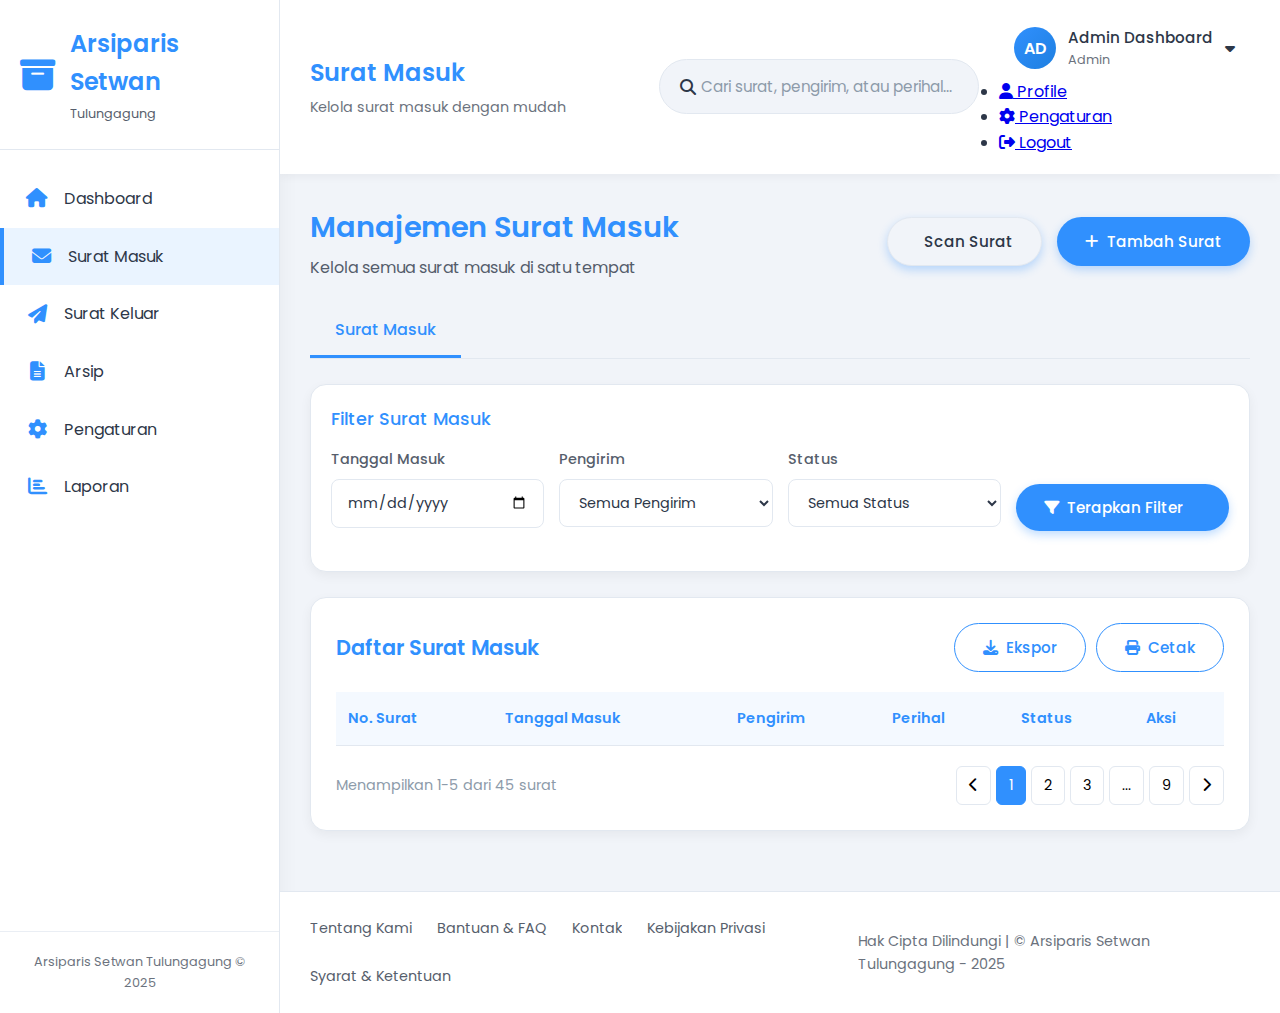
<file: Html/Surat Masuk.html>
<!DOCTYPE html>
<html lang="id">
<head>
    <meta charset="UTF-8">
    <meta name="viewport" content="width=device-width, initial-scale=1.0">
    <title>Surat Masuk & Keluar - Arsiparis Setwan Tulungagung</title>
    <link rel="preconnect" href="https://fonts.googleapis.com">
    <link rel="preconnect" href="https://fonts.gstatic.com" crossorigin>
    <link href="https://fonts.googleapis.com/css2?family=Poppins:wght@300;400;500;600;700&display=swap" rel="stylesheet">
    <link rel="stylesheet" href="https://cdnjs.cloudflare.com/ajax/libs/font-awesome/6.4.0/css/all.min.css">
    <link rel="stylesheet" href="../Css/Surat_Masuk.css">
</head>
<body>
    <div class="menu-toggle" id="menuToggle">
        <i class="fas fa-bars"></i>
    </div>

    <div class="sidebar" id="sidebar">
        <div class="logo-container">
            <div class="logo">
                <i class="fas fa-archive"></i>
                <div class="logo-text">
                    <h1>Arsiparis Setwan</h1>
                    <p>Tulungagung</p>
                </div>
            </div>
        </div>
        
        <div class="nav-container">
            <ul class="nav-links">
                <li>
                    <a href="Dashboard.html">
                        <i class="fas fa-home"></i>
                        <span>Dashboard</span>
                    </a>
                </li>
                <li class="active">
                    <a href="Surat Masuk.html">
                        <i class="fas fa-envelope"></i>
                        <span>Surat Masuk</span>
                    </a>
                </li>
                <li>
                    <a href="Surat_Keluar.html">
                        <i class="fas fa-paper-plane"></i>
                        <span>Surat Keluar</span>
                    </a>
                </li>
                <li>
                    <a href="Arsip.html">
                        <i class="fas fa-file-alt"></i>
                        <span>Arsip</span>
                    </a>
                </li>
                <li>
                    <a href="Profil_Pengaturan.html">
                        <i class="fas fa-cog"></i>
                        <span>Pengaturan</span>
                    </a>
                </li>
                <li>
                    <a href="Laporan.html">
                        <i class="fas fa-chart-bar"></i>
                        <span>Laporan</span>
                    </a>
                </li>
            </ul>
        </div>
        
        <div class="nav-footer">
            <p>Arsiparis Setwan Tulungagung © 2025</p>
        </div>
    </div>

    <div class="main-content">
        <div class="header">
            <div class="header-left">
                <h2>Surat Masuk </h2>
                <p>Kelola surat masuk dengan mudah</p>
            </div>
            <div class="header-right">
                <div class="search-container">
                    <i class="fas fa-search"></i>
                    <input type="text" placeholder="Cari surat, pengirim, atau perihal...">
                </div>
                <div class="user-info">
                    <div class="dropdown">
                        <div class="user-profile">
                            <div class="user-avatar">AD</div>
                            <div class="user-details">
                                <div class="user-name">Admin Dashboard</div>
                                <div class="user-role">Admin</div>
                            </div>
                            <i class="fas fa-caret-down dropdown-icon"></i>
                        </div>
                        <ul class="dropdown-menu">
                            <li><a href="Profil_Pengaturan.html"><i class="fas fa-user"></i> Profile</a></li>
                            <li><a href="Profil_Pengaturan.html"><i class="fas fa-cog"></i> Pengaturan</a></li>
                            <li><a href="#" id="logoutLink"><i class="fas fa-sign-out-alt"></i> Logout</a></li>
                        </ul>
                    </div>
                </div>
            </div>
        </div>

        <div class="content">
            <div class="page-header">
                <div>
                    <h1 class="page-title">Manajemen Surat Masuk</h1>
                    <p class="page-description">Kelola semua surat masuk  di satu tempat</p>
                </div>
                <div style="display: flex; gap: 15px;">
                    <button class="btn btn-secondary" onclick="startFolderScan()">
                        <i class="fas fa-scanner"></i> Scan Surat
                    </button>
                    <button class="btn" onclick="openModal('addSuratModal')">
                        <i class="fas fa-plus"></i> Tambah Surat
                    </button>
                </div>
            </div>

            <!-- Scan Folder Section -->
            <div class="scan-folder-container" id="scanContainer" style="display: none;">
                <div class="scan-folder-header">
                    <h3 class="scan-folder-title">Scan Surat Otomatis</h3>
                    <button class="btn btn-secondary btn-small" onclick="closeScanContainer()">
                        <i class="fas fa-times"></i> Tutup
                    </button>
                </div>
                <div class="scan-folder-content">
                    <div class="scan-folder-dropzone" id="scanFolderDropzone">
                        <div class="scan-folder-icon">
                            <i class="fas fa-folder-open"></i>
                        </div>
                        <div class="scan-folder-text">
                            Taruh folder atau file surat di sini untuk di-scan
                        </div>
                        <div class="scan-folder-subtext">
                            Atau klik untuk memilih folder/file
                        </div>
                        <input type="file" id="folderInput" webkitdirectory multiple style="display: none;">
                    </div>
                    
                    <div class="scan-progress" id="scanProgress">
                        <div class="progress-bar">
                            <div class="progress-fill" id="progressFill"></div>
                        </div>
                        <div class="progress-text" id="progressText">Mengidentifikasi dokumen...</div>
                    </div>
                    
                    <div class="scan-results" id="scanResults">
                        <h4>Hasil Scan</h4>
                        <div id="scanResultsList">
                            <!-- Results will be populated here -->
                        </div>
                    </div>
                </div>
            </div>

            <div class="tabs-container">
                <div class="tab active" data-tab="surat-masuk">Surat Masuk</div>
               
            </div>

            <!-- Surat Masuk Tab Content -->
            <div class="tab-content active" id="surat-masuk">
                <div class="filter-section">
                    <h3 class="filter-title">Filter Surat Masuk</h3>
                    <div class="filter-form">
                        <div class="form-group">
                            <label for="tanggal-masuk">Tanggal Masuk</label>
                            <input type="date" id="tanggal-masuk" class="form-control">
                        </div>
                        <div class="form-group">
                            <label for="pengirim">Pengirim</label>
                            <select id="pengirim" class="form-control">
                                <option value="">Semua Pengirim</option>
                                <option value="dinas-pendidikan">Dinas Pendidikan</option>
                                <option value="dinas-kesehatan">Dinas Kesehatan</option>
                                <option value="dinas-pupr">Dinas PUPR</option>
                            </select>
                        </div>
                        <div class="form-group">
                            <label for="status-masuk">Status</label>
                            <select id="status-masuk" class="form-control">
                                <option value="">Semua Status</option>
                                <option value="baru">Baru</option>
                                <option value="diproses">Diproses</option>
                                <option value="selesai">Selesai</option>
                            </select>
                        </div>
                        <div class="form-group">
                            <label>&nbsp;</label>
                            <button class="btn" style="margin-top: 5px;">
                                <i class="fas fa-filter"></i> Terapkan Filter
                            </button>
                        </div>
                    </div>
                </div>

                <div class="table-section">
                    <div class="table-header">
                        <h3 class="table-title">Daftar Surat Masuk</h3>
                        <div class="table-actions">
                            <button class="btn btn-outline">
                                <i class="fas fa-download"></i> Ekspor
                            </button>
                            <button class="btn btn-outline">
                                <i class="fas fa-print"></i> Cetak
                            </button>
                        </div>
                    </div>
                    
                    <div class="table-container">
                        <table class="data-table">
                            <thead>
                                <tr>
                                    <th>No. Surat</th>
                                    <th>Tanggal Masuk</th>
                                    <th>Pengirim</th>
                                    <th>Perihal</th>
                                    <th>Status</th>
                                    <th>Aksi</th>
                                </tr>
                            </thead>
                        </table>
                    </div>
                    
                    <div class="pagination">
                        <div class="pagination-info">
                            Menampilkan 1-5 dari 45 surat
                        </div>
                        <div class="pagination-controls">
                            <button class="pagination-btn"><i class="fas fa-chevron-left"></i></button>
                            <button class="pagination-btn active">1</button>
                            <button class="pagination-btn">2</button>
                            <button class="pagination-btn">3</button>
                            <button class="pagination-btn">...</button>
                            <button class="pagination-btn">9</button>
                            <button class="pagination-btn"><i class="fas fa-chevron-right"></i></button>
                        </div>
                    </div>
                </div>
            </div>

   

    <!-- Add Surat Modal -->
    <div class="modal" id="addSuratModal">
        <div class="modal-content">
            <div class="modal-header">
                <h3 class="modal-title">Tambah Surat Baru</h3>
                <button class="close-btn" onclick="closeModal('addSuratModal')">
                    <i class="fas fa-times"></i>
                </button>
            </div>
            <form id="addSuratForm">
                <div class="form-group">
                    <label for="suratDari">Surat Dari</label>
                    <input type="text" id="suratDari" required placeholder="Enter Surat Dari">
                </div>
                
                <div class="form-group">
                    <label for="tanggalSurat">Tanggal Surat</label>
                    <input type="date" id="tanggalSurat" required>
                </div>
                
                <div class="form-group">
                    <label for="nomorSurat">Nomor Surat</label>
                    <input type="text" id="nomorSurat" required placeholder="Enter Nomor Surat">
                </div>
                
                <div class="form-group">
                    <label for="perihal">Perihal</label>
                    <input type="text" id="perihal" required placeholder="Enter Perihal">
                </div>
                
                <div class="form-group">
                    <label for="diterimaTanggal">Diterima Tanggal</label>
                    <input type="date" id="diterimaTanggal" required>
                </div>
                
                <div class="form-group">
                    <label for="kepada">Kepada</label>
                    <select id="kepada" required>
                        <option value="">Select a value ...</option>
                        <option value="sekretaris">Sekretaris</option>
                        <option value="kabag">Kepala Bagian</option>
                        <option value="kasubag">Kepala Sub Bagian</option>
                        <option value="staff">Staff</option>
                    </select>
                </div>
                
                <div class="form-group">
                    <label for="nomorAgenda">Nomor Agenda</label>
                    <input type="text" id="nomorAgenda" required placeholder="Enter Nomor Agenda">
                </div>
                
                <div class="form-group">
                    <label for="fileSurat">File Surat</label>
                    <div class="file-upload-container">
                        <input type="file" id="fileSurat" required accept=".pdf,.doc,.docx,.xls,.xlsx,.ppt,.pptx,.jpg,.png">
                        <div class="file-upload-label">
                            <i class="fas fa-cloud-upload-alt"></i>
                            <span>Choose files or drag and drop files to upload</span>
                        </div>
                    </div>
                </div>
                
                <div class="form-group">
                    <label for="disposisi">Disposisi</label>
                    <select id="disposisi" required>
                        <option value="">Select a value ...</option>
                        <option value="tindak-lanjut">Tindak Lanjut</option>
                        <option value="arsip">Arsip</option>
                        <option value="koodinasi">Koordinasi</option>
                        <option value="pelaksanaan">Pelaksanaan</option>
                    </select>
                </div>
                
                <div class="form-group">
                    <label for="fileDisposisi">File Disposisi</label>
                    <div class="file-upload-container">
                        <input type="file" id="fileDisposisi" accept=".pdf,.doc,.docx,.xls,.xlsx,.ppt,.pptx,.jpg,.png">
                        <div class="file-upload-label">
                            <i class="fas fa-cloud-upload-alt"></i>
                            <span>Choose files or drag and drop files to upload</span>
                        </div>
                    </div>
                </div>
                
                <div style="display: flex; gap: 15px; justify-content: flex-end; margin-top: 25px;">
                    <button type="button" class="btn btn-secondary" onclick="closeModal('addSuratModal')">
                        Batal
                    </button>
                    <button type="submit" class="btn btn-primary">
                        <i class="fas fa-save"></i> Simpan Surat
                    </button>
                </div>
            </form>
        </div>
    </div>
        </div>
    <div class="footer">
            <div class="footer-content">
                <div class="footer-links">
                    <a href="https://website.dprd-tulungagungkab.go.id/">Tentang Kami</a>
                    <a href="#">Bantuan & FAQ</a>
                    <a href="#">Kontak</a>
                    <a href="#">Kebijakan Privasi</a>
                    <a href="#">Syarat & Ketentuan</a>
                </div>
                <div class="copyright">
                    Hak Cipta Dilindungi | © Arsiparis Setwan Tulungagung - 2025
                </div>
            </div>
        </div>
    </div>

    <script src="../Js/Surat_Masuk.js"></script>
</body>
</html>
</file>
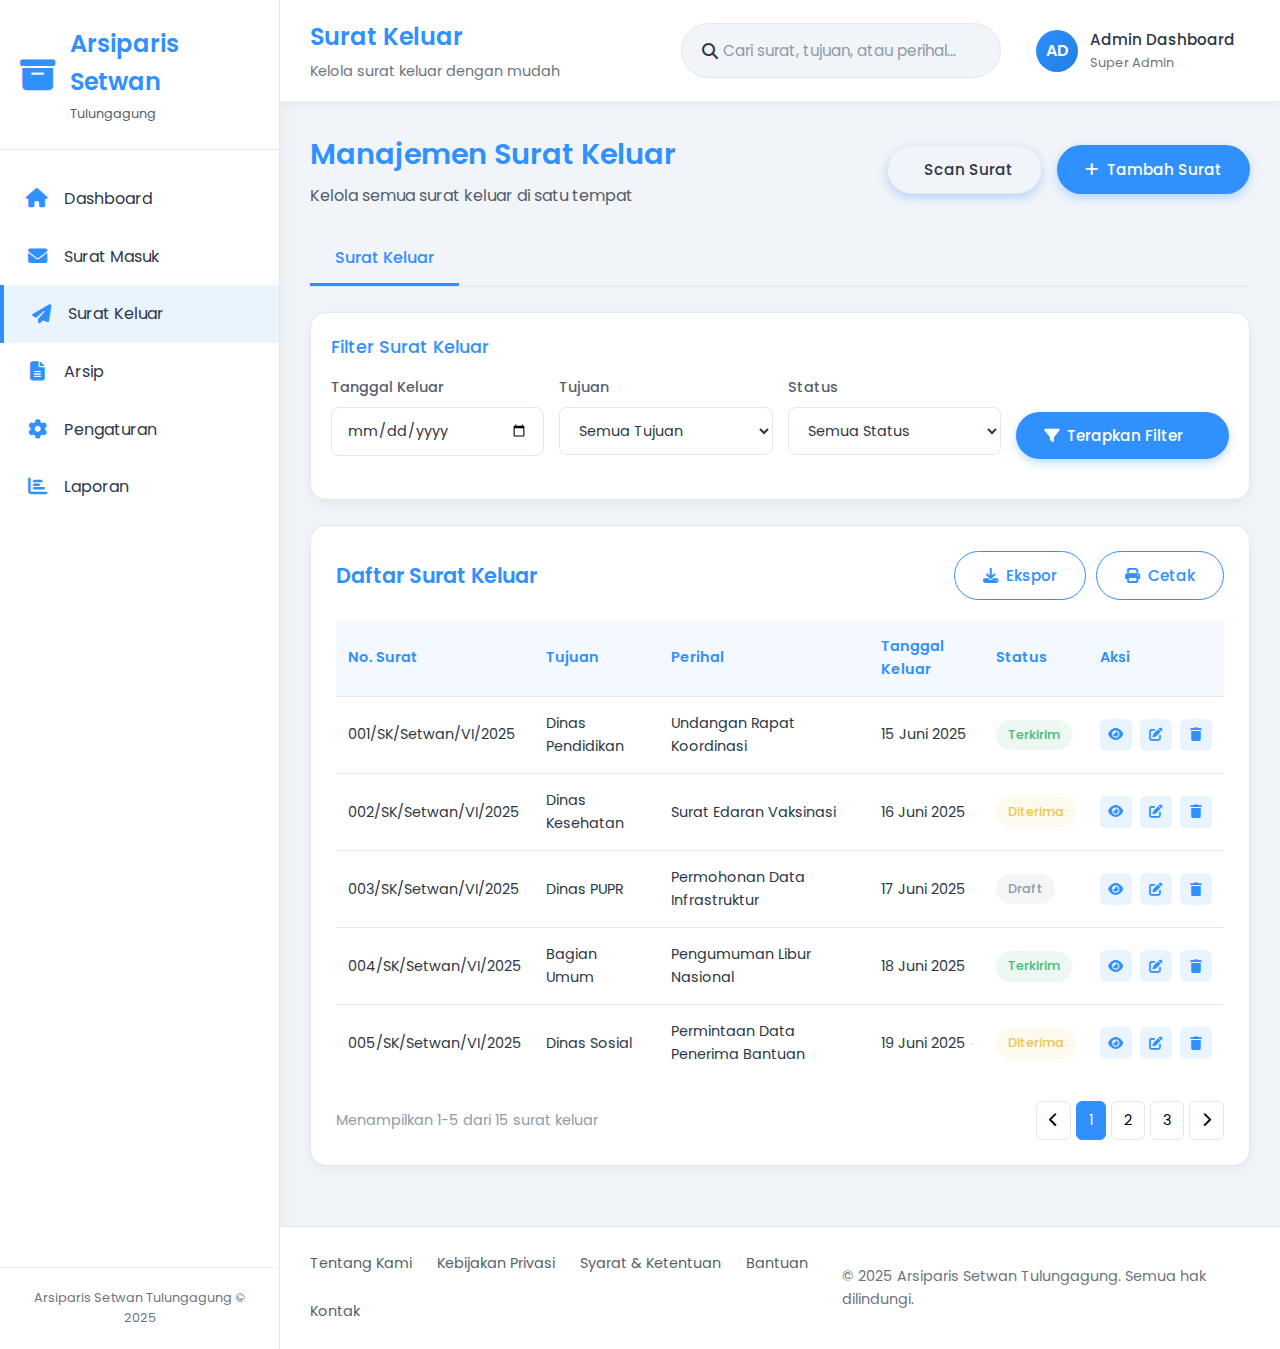
<file: Html/Surat_Keluar.html>
<!DOCTYPE html>
<html lang="id">
<head>
    <meta charset="UTF-8">
    <meta name="viewport" content="width=device-width, initial-scale=1.0">
    <title>Surat Keluar - Arsiparis Setwan Tulungagung</title>
    <link rel="preconnect" href="https://fonts.googleapis.com">
    <link rel="preconnect" href="https://fonts.gstatic.com" crossorigin>
    <link href="https://fonts.googleapis.com/css2?family=Poppins:wght@300;400;500;600;700&display=swap" rel="stylesheet">
    <link rel="stylesheet" href="https://cdnjs.cloudflare.com/ajax/libs/font-awesome/6.4.0/css/all.min.css">
    <link rel="stylesheet" href="../Css/Surat_Keluar.css">
</head>
<body>
    <div class="menu-toggle" id="menuToggle">
        <i class="fas fa-bars"></i>
    </div>

    <div class="sidebar" id="sidebar">
        <div class="logo-container">
            <div class="logo">
                <i class="fas fa-archive"></i>
                <div class="logo-text">
                    <h1>Arsiparis Setwan</h1>
                    <p>Tulungagung</p>
                </div>
            </div>
        </div>
        
        <div class="nav-container">
            <ul class="nav-links">
                <li>
                    <a href="Dashboard.html">
                        <i class="fas fa-home"></i>
                        <span>Dashboard</span>
                    </a>
                </li>
                <li>
                    <a href="Surat Masuk.html">
                        <i class="fas fa-envelope"></i>
                        <span>Surat Masuk</span>
                    </a>
                </li>
                <li class="active">
                    <a href="Surat_Keluar.html">
                        <i class="fas fa-paper-plane"></i>
                        <span>Surat Keluar</span>
                    </a>
                </li>
                <li>
                    <a href="Arsip.html">
                        <i class="fas fa-file-alt"></i>
                        <span>Arsip</span>
                    </a>
                </li>
                <li>
                    <a href="Profil_Pengaturan.html">
                        <i class="fas fa-cog"></i>
                        <span>Pengaturan</span>
                    </a>
                </li>
                <li>
                    <a href="Laporan.html">
                        <i class="fas fa-chart-bar"></i>
                        <span>Laporan</span>
                    </a>
                </li>
            </ul>
        </div>
        
        <div class="nav-footer">
            <p>Arsiparis Setwan Tulungagung © 2025</p>
        </div>
    </div>

    <div class="main-content">
        <div class="header">
            <div class="header-left">
                <h2>Surat Keluar</h2>
                <p>Kelola surat keluar dengan mudah</p>
            </div>
            <div class="header-right">
                <div class="search-container">
                    <i class="fas fa-search"></i>
                    <input type="text" placeholder="Cari surat, tujuan, atau perihal...">
                </div>
                <div class="user-info">
                    <div class="user-profile">
                        <div class="user-avatar">
                            <span>AD</span>
                        </div>
                        <div class="user-details">
                            <div class="user-name">Admin Dashboard</div>
                            <div class="user-role">Super Admin</div>
                        </div>
                    </div>
                </div>
            </div>
        </div>

        <div class="content">
            <div class="page-header">
                <div>
                    <h1 class="page-title">Manajemen Surat Keluar</h1>
                    <p class="page-description">Kelola semua surat keluar di satu tempat</p>
                </div>
                <div style="display: flex; gap: 15px;">
                    <button class="btn btn-secondary" onclick="startFolderScan()">
                        <i class="fas fa-scanner"></i> Scan Surat
                    </button>
                    <button class="btn" onclick="openModal('addSuratModal')">
                        <i class="fas fa-plus"></i> Tambah Surat
                    </button>
                </div>
            </div>

            <!-- Scan Folder Section -->
            <div class="scan-folder-container" id="scanContainer" style="display: none;">
                <div class="scan-folder-header">
                    <h3 class="scan-folder-title">Scan Surat Otomatis</h3>
                    <button class="btn btn-secondary btn-small" onclick="closeScanContainer()">
                        <i class="fas fa-times"></i> Tutup
                    </button>
                </div>
                <div class="scan-folder-content">
                    <div class="scan-folder-dropzone" id="scanFolderDropzone">
                        <div class="scan-folder-icon">
                            <i class="fas fa-folder-open"></i>
                        </div>
                        <div class="scan-folder-text">
                            Taruh folder atau file surat di sini untuk di-scan
                        </div>
                        <div class="scan-folder-subtext">
                            Atau klik untuk memilih folder/file
                        </div>
                        <input type="file" id="folderInput" webkitdirectory multiple style="display: none;">
                    </div>
                    
                    <div class="scan-progress" id="scanProgress">
                        <div class="progress-bar">
                            <div class="progress-fill" id="progressFill"></div>
                        </div>
                        <div class="progress-text" id="progressText">Mengidentifikasi dokumen...</div>
                    </div>
                    
                    <div class="scan-results" id="scanResults">
                        <h4>Hasil Scan</h4>
                        <div id="scanResultsList">
                            <!-- Results will be populated here -->
                        </div>
                    </div>
                </div>
            </div>

            <div class="tabs-container">
                <div class="tab active" data-tab="surat-keluar">Surat Keluar</div>
            </div>

            <!-- Surat Masuk Tab Content -->
            <div class="tab-content" id="surat-masuk">
                <!-- Konten surat masuk di sini -->
            </div>

            <!-- Surat Keluar Tab Content -->
            <div class="tab-content active" id="surat-keluar">
                <div class="filter-section">
                    <h3 class="filter-title">Filter Surat Keluar</h3>
                    <div class="filter-form">
                        <div class="form-group">
                            <label for="tanggal-keluar">Tanggal Keluar</label>
                            <input type="date" id="tanggal-keluar" class="form-control">
                        </div>
                        <div class="form-group">
                            <label for="tujuan">Tujuan</label>
                            <select id="tujuan" class="form-control">
                                <option value="">Semua Tujuan</option>
                                <option value="dinas-pendidikan">Dinas Pendidikan</option>
                                <option value="dinas-kesehatan">Dinas Kesehatan</option>
                                <option value="dinas-pupr">Dinas PUPR</option>
                            </select>
                        </div>
                        <div class="form-group">
                            <label for="status-keluar">Status</label>
                            <select id="status-keluar" class="form-control">
                                <option value="">Semua Status</option>
                                <option value="draft">Draft</option>
                                <option value="dikirim">Terkirim</option>
                                <option value="diterima">Diterima</option>
                            </select>
                        </div>
                        <div class="form-group">
                            <label>&nbsp;</label>
                            <button class="btn" style="margin-top: 5px;">
                                <i class="fas fa-filter"></i> Terapkan Filter
                            </button>
                        </div>
                    </div>
                </div>

                <div class="table-section">
                    <div class="table-header">
                        <h3 class="table-title">Daftar Surat Keluar</h3>
                        <div class="table-actions">
                            <button class="btn btn-outline">
                                <i class="fas fa-download"></i> Ekspor
                            </button>
                            <button class="btn btn-outline">
                                <i class="fas fa-print"></i> Cetak
                            </button>
                        </div>
                    </div>
                    
                    <div class="table-container">
                        <table class="data-table">
                            <thead>
                                <tr>
                                    <th>No. Surat</th>
                                    <th>Tujuan</th>
                                    <th>Perihal</th>
                                    <th>Tanggal Keluar</th>
                                    <th>Status</th>
                                    <th>Aksi</th>
                                </tr>
                            </thead>
                            <tbody>
                                <tr>
                                    <td>001/SK/Setwan/VI/2025</td>
                                    <td>Dinas Pendidikan</td>
                                    <td>Undangan Rapat Koordinasi</td>
                                    <td>15 Juni 2025</td>
                                    <td><span class="status-badge status-sent">Terkirim</span></td>
                                    <td>
                                        <div class="action-buttons">
                                            <button class="action-btn" title="Lihat Detail">
                                                <i class="fas fa-eye"></i>
                                            </button>
                                            <button class="action-btn" title="Edit">
                                                <i class="fas fa-edit"></i>
                                            </button>
                                            <button class="action-btn" title="Hapus">
                                                <i class="fas fa-trash"></i>
                                            </button>
                                        </div>
                                    </td>
                                </tr>
                                <tr>
                                    <td>002/SK/Setwan/VI/2025</td>
                                    <td>Dinas Kesehatan</td>
                                    <td>Surat Edaran Vaksinasi</td>
                                    <td>16 Juni 2025</td>
                                    <td><span class="status-badge status-received">Diterima</span></td>
                                    <td>
                                        <div class="action-buttons">
                                            <button class="action-btn" title="Lihat Detail">
                                                <i class="fas fa-eye"></i>
                                            </button>
                                            <button class="action-btn" title="Edit">
                                                <i class="fas fa-edit"></i>
                                            </button>
                                            <button class="action-btn" title="Hapus">
                                                <i class="fas fa-trash"></i>
                                            </button>
                                        </div>
                                    </td>
                                </tr>
                                <tr>
                                    <td>003/SK/Setwan/VI/2025</td>
                                    <td>Dinas PUPR</td>
                                    <td>Permohonan Data Infrastruktur</td>
                                    <td>17 Juni 2025</td>
                                    <td><span class="status-badge status-draft">Draft</span></td>
                                    <td>
                                        <div class="action-buttons">
                                            <button class="action-btn" title="Lihat Detail">
                                                <i class="fas fa-eye"></i>
                                            </button>
                                            <button class="action-btn" title="Edit">
                                                <i class="fas fa-edit"></i>
                                            </button>
                                            <button class="action-btn" title="Hapus">
                                                <i class="fas fa-trash"></i>
                                            </button>
                                        </div>
                                    </td>
                                </tr>
                                <tr>
                                    <td>004/SK/Setwan/VI/2025</td>
                                    <td>Bagian Umum</td>
                                    <td>Pengumuman Libur Nasional</td>
                                    <td>18 Juni 2025</td>
                                    <td><span class="status-badge status-sent">Terkirim</span></td>
                                    <td>
                                        <div class="action-buttons">
                                            <button class="action-btn" title="Lihat Detail">
                                                <i class="fas fa-eye"></i>
                                            </button>
                                            <button class="action-btn" title="Edit">
                                                <i class="fas fa-edit"></i>
                                            </button>
                                            <button class="action-btn" title="Hapus">
                                                <i class="fas fa-trash"></i>
                                            </button>
                                        </div>
                                    </td>
                                </tr>
                                <tr>
                                    <td>005/SK/Setwan/VI/2025</td>
                                    <td>Dinas Sosial</td>
                                    <td>Permintaan Data Penerima Bantuan</td>
                                    <td>19 Juni 2025</td>
                                    <td><span class="status-badge status-received">Diterima</span></td>
                                    <td>
                                        <div class="action-buttons">
                                            <button class="action-btn" title="Lihat Detail">
                                                <i class="fas fa-eye"></i>
                                            </button>
                                            <button class="action-btn" title="Edit">
                                                <i class="fas fa-edit"></i>
                                            </button>
                                            <button class="action-btn" title="Hapus">
                                                <i class="fas fa-trash"></i>
                                            </button>
                                        </div>
                                    </td>
                                </tr>
                            </tbody>
                        </table>
                    </div>
                    
                    <div class="pagination">
                        <div class="pagination-info">
                            Menampilkan 1-5 dari 15 surat keluar
                        </div>
                        <div class="pagination-controls">
                            <button class="pagination-btn">
                                <i class="fas fa-chevron-left"></i>
                            </button>
                            <button class="pagination-btn active">1</button>
                            <button class="pagination-btn">2</button>
                            <button class="pagination-btn">3</button>
                            <button class="pagination-btn">
                                <i class="fas fa-chevron-right"></i>
                            </button>
                        </div>
                    </div>
                </div>
            </div>
        </div>

        <div class="footer">
            <div class="footer-content">
                <div class="footer-links">
                    <a href="https://website.dprd-tulungagungkab.go.id/">Tentang Kami</a>
                    <a href="#">Kebijakan Privasi</a>
                    <a href="#">Syarat & Ketentuan</a>
                    <a href="#">Bantuan</a>
                    <a href="#">Kontak</a>
                </div>
                <div class="copyright">
                    &copy; 2025 Arsiparis Setwan Tulungagung. Semua hak dilindungi.
                </div>
            </div>
        </div>
    </div>

    <!-- Modal Tambah Surat Keluar -->
    <div class="modal" id="addSuratModal">
        <div class="modal-content">
            <div class="modal-header">
                <h3 class="modal-title">Tambah Surat Keluar</h3>
                <button class="close-btn" onclick="closeModal('addSuratModal')">
                    <i class="fas fa-times"></i>
                </button>
            </div>
            <form id="addSuratForm">
                <div class="form-group">
                    <label for="noSurat">Nomor Surat</label>
                    <input type="text" id="noSurat" class="form-control" placeholder="Masukkan nomor surat">
                </div>
                <div class="form-group">
                    <label for="tujuanSurat">Tujuan</label>
                    <input type="text" id="tujuanSurat" class="form-control" placeholder="Masukkan tujuan surat">
                </div>
                <div class="form-group">
                    <label for="perihal">Perihal</label>
                    <input type="text" id="perihal" class="form-control" placeholder="Masukkan perihal surat">
                </div>
                <div class="form-group">
                    <label for="tanggalKeluar">Tanggal Keluar</label>
                    <input type="date" id="tanggalKeluar" class="form-control">
                </div>
                <div class="form-group">
                    <label for="statusSurat">Status</label>
                    <select id="statusSurat" class="form-control">
                        <option value="draft">Draft</option>
                        <option value="dikirim">Terkirim</option>
                        <option value="diterima">Diterima</option>
                    </select>
                </div>
                <div class="form-group">
                    <label for="keterangan">Keterangan</label>
                    <textarea id="keterangan" class="form-control" placeholder="Masukkan keterangan tambahan"></textarea>
                </div>
                <div class="form-group">
                    <label>Unggah File</label>
                    <div class="file-upload-container">
                        <input type="file" id="fileUpload">
                        <label for="fileUpload" class="file-upload-label">
                            <i class="fas fa-cloud-upload-alt"></i>
                            <span>Klik untuk mengunggah file atau tarik file ke sini</span>
                        </label>
                    </div>
                </div>
                <div style="display: flex; justify-content: flex-end; gap: 15px; margin-top: 20px;">
                    <button type="button" class="btn btn-secondary" onclick="closeModal('addSuratModal')">Batal</button>
                    <button type="submit" class="btn">Simpan Surat</button>
                </div>
            </form>
        </div>
    
    <script src="../Js/Surat_Masuk.js"></script>
</body>
</html>
</file>
<file: index.css>
:root {
            --primary: #3090FE;
            --secondary: #3090FE;
            --accent: #3090FE;
            --neutral: #8D9BAA;
            --light: #8BBAC0;
            --dark: #2D3748;
            --light-text: #ffffff;
            --card-bg: #ffffff;
            --section-bg: #F1F4F9;
            --border-color: #E2E8F0;
            --success: #48BB78;
            --warning: #ECC94B;
            --danger: #F56565;
        }

        * {
            margin: 0;
            padding: 0;
            box-sizing: border-box;
            font-family: 'Poppins', sans-serif;
        }

        body {
            background-color: white;
            color: var(--dark);
            line-height: 1.6;
            overflow-x: hidden;
        }

        /* Header */
        .header {
            background-color: white;
            color: var(--dark);
            padding: 15px 5%;
            display: flex;
            justify-content: space-between;
            align-items: center;
            box-shadow: 0 2px 10px rgba(0, 0, 0, 0.05);
            position: fixed;
            top: 0;
            left: 0;
            right: 0;
            z-index: 1000;
            transition: all 0.3s ease;
        }

        .header.scrolled {
            padding: 10px 5%;
            box-shadow: 0 5px 15px rgba(0, 0, 0, 0.1);
        }

        .logo-container {
            display: flex;
            align-items: center;
            gap: 15px;
        }

        .logo i {
            font-size: 2.2rem;
            color: var(--primary);
        }

        .logo-text h1 {
            font-size: 1.5rem;
            font-weight: 600;
            color: var(--primary);
        }

        .logo-text p {
            font-size: 0.8rem;
            opacity: 0.8;
            margin-top: 2px;
        }

        .nav-links {
            display: flex;
            list-style: none;
            gap: 30px;
        }

        .nav-links a {
            text-decoration: none;
            color: var(--dark);
            font-weight: 500;
            transition: color 0.3s ease;
            position: relative;
        }

        .nav-links a:hover {
            color: var(--primary);
        }

        .nav-links a::after {
            content: '';
            position: absolute;
            bottom: -5px;
            left: 0;
            width: 0;
            height: 2px;
            background-color: var(--primary);
            transition: width 0.3s ease;
        }

        .nav-links a:hover::after {
            width: 100%;
        }

        .nav-links a.active {
            color: var(--primary);
        }

        .nav-links a.active::after {
            width: 100%;
        }

        .auth-buttons {
            display: flex;
            gap: 15px;
        }

        .btn {
            padding: 10px 25px;
            border-radius: 30px;
            cursor: pointer;
            font-weight: 500;
            transition: all 0.3s ease;
            font-size: 0.95rem;
            text-decoration: none;
            display: inline-flex;
            align-items: center;
            gap: 8px;
        }

        .btn-outline {
            background-color: transparent;
            color: var(--primary);
            border: 2px solid var(--primary);
        }

        .btn-outline:hover {
            background-color: var(--primary);
            color: white;
            transform: translateY(-2px);
        }

        .btn-primary {
            background-color: var(--primary);
            color: white;
            border: 2px solid var(--primary);
        }

        .btn-primary:hover {
            background-color: #1E7FE0;
            transform: translateY(-2px);
            box-shadow: 0 5px 15px rgba(41, 141, 255, 0.692);
        }

        .menu-toggle {
            display: none;
            font-size: 1.5rem;
            cursor: pointer;
            color: var(--primary);
        }

        /* Hero Section */
        .hero {
            background: linear-gradient(135deg, var(--primary), #1E7FE0);
            color: white;
            padding: 150px 5% 100px;
            display: flex;
            align-items: center;
            justify-content: space-between;
            min-height: 100vh;
            position: relative;
            overflow: hidden;
        }

        .hero::before {
            content: '';
            position: absolute;
            top: 0;
            right: 0;
            width: 50%;
            height: 100%;
            background: url('data:image/svg+xml;utf8,<svg xmlns="http://www.w3.org/2000/svg" viewBox="0 0 100 100" preserveAspectRatio="none"><path d="M0,0 L100,0 L100,100 Z" fill="rgba(255,255,255,0.1)"/></svg>');
            background-size: cover;
        }

        .hero-content {
            max-width: 600px;
            z-index: 2;
        }

        .hero h1 {
            font-size: 3.5rem;
            margin-bottom: 20px;
            font-weight: 700;
            line-height: 1.2;
        }

        .hero p {
            font-size: 1.2rem;
            margin-bottom: 30px;
            opacity: 0.9;
        }

        .hero-buttons {
            display: flex;
            gap: 20px;
            margin-top: 30px;
        }

        .hero-image {
            z-index: 2;
            max-width: 500px;
        }

        .hero-image img {
            width: 100%;
            border-radius: 20px;
            box-shadow: 0 20px 40px rgba(0, 0, 0, 0.2);
        }

        /* Features Section */
        .features {
            padding: 100px 5%;
            background-color: var(--section-bg);
        }

        .section-header {
            text-align: center;
            margin-bottom: 60px;
        }

        .section-title {
            font-size: 2.5rem;
            color: var(--primary);
            margin-bottom: 15px;
            font-weight: 600;
        }

        .section-subtitle {
            font-size: 1.1rem;
            color: var(--dark);
            opacity: 0.8;
            max-width: 700px;
            margin: 0 auto;
        }

        .features-grid {
            display: grid;
            grid-template-columns: repeat(auto-fit, minmax(300px, 1fr));
            gap: 30px;
        }

        .feature-card {
            background-color: white;
            border-radius: 16px;
            padding: 30px;
            box-shadow: 0 5px 15px rgba(0, 0, 0, 0.05);
            transition: transform 0.3s ease, box-shadow 0.3s ease;
            text-align: center;
            border: 1px solid var(--border-color);
        }

        .feature-card:hover {
            transform: translateY(-10px);
            box-shadow: 0 15px 30px rgba(0, 0, 0, 0.1);
        }

        .feature-icon {
            width: 80px;
            height: 80px;
            background-color: rgba(69, 155, 254, 0.748);
            border-radius: 50%;
            display: flex;
            align-items: center;
            justify-content: center;
            margin: 0 auto 20px;
            color: var(--primary);
            font-size: 2rem;
        }

        .feature-title {
            font-size: 1.4rem;
            color: var(--primary);
            margin-bottom: 15px;
            font-weight: 600;
        }

        .feature-desc {
            color: var(--dark);
            opacity: 0.8;
            line-height: 1.6;
        }

        /* How It Works Section */
        .how-it-works {
    padding: 100px 5%;
    background-color: white;
}

.steps {
    display: flex;
    justify-content: space-between;
    max-width: 1000px;
    margin: 0 auto;
    position: relative;
}

.steps::before {
    content: '';
    position: absolute;
    top: 29px; /* sejajar dengan tengah lingkaran */
    left: 10%;
    right: 10%;
    height: 3px;
    background-color: var(--primary);
    z-index: 1;
    transition: background-color 0.4s ease-in-out, top 0.4s ease-in-out;
}

.step {
    text-align: center;
    position: relative;
    z-index: 2;
    flex: 1;
    padding: 0 20px;
}

.step-number {
    width: 60px;
    height: 60px;
    background-color: var(--primary);
    color: white;
    border-radius: 50%;
    display: flex;
    align-items: center;
    justify-content: center;
    font-size: 1.5rem;
    font-weight: 600;
    margin: 0 auto 20px;
    box-shadow: 0 5px 15px rgba(48, 144, 254, 0.3);
    transition: transform 0.3s ease, box-shadow 0.3s ease, background-color 0.3s ease;
}

.step-number:hover {
    transform: scale(1.1);
    background-color: #2678e9; /* sedikit lebih gelap */
    box-shadow: 0 8px 20px rgba(48, 144, 254, 0.5);
}

.step-title {
    font-size: 1.3rem;
    color: var(--primary);
    margin-bottom: 15px;
    font-weight: 600;
    transition: color 0.3s ease;
}

.step-title:hover {
    color: #2678e9;
}

.step-desc {
    color: var(--dark);
    opacity: 0.8;
    line-height: 1.6;
    transition: opacity 0.3s ease;
}

.step:hover .step-desc {
    opacity: 1;
}


        /* CTA Section */
        .cta {
            padding: 100px 5%;
            background: linear-gradient(135deg, var(--primary), #1E7FE0);
            color: white;
            text-align: center;
        }

        .cta h2 {
            font-size: 2.5rem;
            margin-bottom: 20px;
            font-weight: 600;
        }

        .cta p {
            font-size: 1.2rem;
            margin-bottom: 30px;
            max-width: 700px;
            margin-left: auto;
            margin-right: auto;
            opacity: 0.9;
        }

        /* Footer */
        .footer {
            background-color: var(--dark);
            color: white;
            padding: 60px 5% 30px;
        }

        .footer-content {
            display: grid;
            grid-template-columns: repeat(auto-fit, minmax(250px, 1fr));
            gap: 40px;
            margin-bottom: 40px;
        }

        .footer-column h3 {
            font-size: 1.3rem;
            margin-bottom: 20px;
            color: var(--primary);
            font-weight: 600;
        }

        .footer-links {
            list-style: none;
        }

        .footer-links li {
            margin-bottom: 10px;
        }

        .footer-links a {
            color: rgba(255, 255, 255, 0.7);
            text-decoration: none;
            transition: color 0.3s ease;
        }

        .footer-links a:hover {
            color: var(--primary);
        }

        .contact-info {
            list-style: none;
        }

        .contact-info li {
            margin-bottom: 15px;
            display: flex;
            align-items: flex-start;
            gap: 10px;
        }

        .contact-info i {
            color: var(--primary);
            margin-top: 5px;
        }

        .social-links {
            display: flex;
            gap: 15px;
            margin-top: 20px;
        }

        .social-links a {
            width: 40px;
            height: 40px;
            background-color: rgba(255, 255, 255, 0.1);
            border-radius: 50%;
            display: flex;
            align-items: center;
            justify-content: center;
            color: white;
            transition: all 0.3s ease;
        }

        .social-links a:hover {
            background-color: var(--primary);
            transform: translateY(-3px);
        }

        .footer-bottom {
            border-top: 1px solid rgba(255, 255, 255, 0.1);
            padding-top: 30px;
            text-align: center;
            font-size: 0.9rem;
            opacity: 0.7;
        }

        /* Responsive Design */
        @media (max-width: 992px) {
            .hero {
                flex-direction: column;
                text-align: center;
                padding: 120px 5% 80px;
            }
            
            .hero-content {
                max-width: 100%;
                margin-bottom: 50px;
            }
            
            .hero h1 {
                font-size: 2.8rem;
            }
            
            .steps {
                flex-direction: column;
                gap: 40px;
            }
            
            .steps::before {
                display: none;
            }
        }

        @media (max-width: 768px) {
            .nav-links, .auth-buttons {
                display: none;
            }
            
            .menu-toggle {
                display: block;
            }
            
            .hero h1 {
                font-size: 2.2rem;
            }
            
            .hero-buttons {
                flex-direction: column;
                align-items: center;
            }
            
            .section-title {
                font-size: 2rem;
            }
            
            .mobile-menu {
                position: fixed;
                top: 0;
                right: -100%;
                width: 280px;
                height: 100%;
                background-color: white;
                box-shadow: -5px 0 15px rgba(0, 0, 0, 0.1);
                z-index: 1001;
                transition: right 0.3s ease;
                padding: 80px 30px 30px;
                display: flex;
                flex-direction: column;
                gap: 20px;
            }
            
            .mobile-menu.active {
                right: 0;
            }
            
            .mobile-menu .nav-links {
                display: flex;
                flex-direction: column;
                gap: 20px;
            }
            
            .mobile-menu .auth-buttons {
                display: flex;
                flex-direction: column;
                gap: 15px;
                margin-top: 20px;
            }
            
            .close-menu {
                position: absolute;
                top: 20px;
                right: 20px;
                font-size: 1.5rem;
                cursor: pointer;
                color: var(--primary);
            }
        }

        /* Animation */
        @keyframes fadeInUp {
            from {
                opacity: 0;
                transform: translateY(30px);
            }
            to {
                opacity: 1;
                transform: translateY(0);
            }
        }

        .fade-in-up {
            animation: fadeInUp 0.8s ease forwards;
        }
</file>
<file: Css/Index.css>
:root {
            --primary: #3090FE;
            --secondary: #3090FE;
            --accent: #3090FE;
            --neutral: #8D9BAA;
            --light: #8BBAC0;
            --dark: #2D3748;
            --light-text: #ffffff;
            --card-bg: #ffffff;
            --section-bg: #F1F4F9;
            --border-color: #E2E8F0;
            --success: #48BB78;
            --warning: #ECC94B;
            --danger: #F56565;
        }

        * {
            margin: 0;
            padding: 0;
            box-sizing: border-box;
            font-family: 'Poppins', sans-serif;
        }

        body {
            background-color: white;
            color: var(--dark);
            line-height: 1.6;
            overflow-x: hidden;
        }

        /* Header */
        .header {
            background-color: white;
            color: var(--dark);
            padding: 15px 5%;
            display: flex;
            justify-content: space-between;
            align-items: center;
            box-shadow: 0 2px 10px rgba(0, 0, 0, 0.05);
            position: fixed;
            top: 0;
            left: 0;
            right: 0;
            z-index: 1000;
            transition: all 0.3s ease;
        }

        .header.scrolled {
            padding: 10px 5%;
            box-shadow: 0 5px 15px rgba(0, 0, 0, 0.1);
        }

        .logo-container {
            display: flex;
            align-items: center;
            gap: 15px;
        }

        .logo i {
            font-size: 2.2rem;
            color: var(--primary);
        }

        .logo-text h1 {
            font-size: 1.5rem;
            font-weight: 600;
            color: var(--primary);
        }

        .logo-text p {
            font-size: 0.8rem;
            opacity: 0.8;
            margin-top: 2px;
        }

        .nav-links {
            display: flex;
            list-style: none;
            gap: 30px;
        }

        .nav-links a {
            text-decoration: none;
            color: var(--dark);
            font-weight: 500;
            transition: color 0.3s ease;
            position: relative;
        }

        .nav-links a:hover {
            color: var(--primary);
        }

        .nav-links a::after {
            content: '';
            position: absolute;
            bottom: -5px;
            left: 0;
            width: 0;
            height: 2px;
            background-color: var(--primary);
            transition: width 0.3s ease;
        }

        .nav-links a:hover::after {
            width: 100%;
        }

        .nav-links a.active {
            color: var(--primary);
        }

        .nav-links a.active::after {
            width: 100%;
        }

        .auth-buttons {
            display: flex;
            gap: 15px;
        }

        .btn {
            padding: 10px 25px;
            border-radius: 30px;
            cursor: pointer;
            font-weight: 500;
            transition: all 0.3s ease;
            font-size: 0.95rem;
            text-decoration: none;
            display: inline-flex;
            align-items: center;
            gap: 8px;
        }

        .btn-outline {
            background-color: transparent;
            color: var(--primary);
            border: 2px solid var(--primary);
        }

        .btn-outline:hover {
            background-color: var(--primary);
            color: white;
            transform: translateY(-2px);
        }

        .btn-primary {
            background-color: var(--primary);
            color: white;
            border: 2px solid var(--primary);
        }

        .btn-primary:hover {
            background-color: #1E7FE0;
            transform: translateY(-2px);
            box-shadow: 0 5px 15px rgba(48, 144, 254, 0.3);
        }

        .menu-toggle {
            display: none;
            font-size: 1.5rem;
            cursor: pointer;
            color: var(--primary);
        }

        /* Hero Section */
        .hero {
            background: linear-gradient(135deg, var(--primary), #1E7FE0);
            color: white;
            padding: 150px 5% 100px;
            display: flex;
            align-items: center;
            justify-content: space-between;
            min-height: 100vh;
            position: relative;
            overflow: hidden;
        }

        .hero::before {
            content: '';
            position: absolute;
            top: 0;
            right: 0;
            width: 50%;
            height: 100%;
            background: url('data:image/svg+xml;utf8,<svg xmlns="http://www.w3.org/2000/svg" viewBox="0 0 100 100" preserveAspectRatio="none"><path d="M0,0 L100,0 L100,100 Z" fill="rgba(255,255,255,0.1)"/></svg>');
            background-size: cover;
        }

        .hero-content {
            max-width: 600px;
            z-index: 2;
        }

        .hero h1 {
            font-size: 3.5rem;
            margin-bottom: 20px;
            font-weight: 700;
            line-height: 1.2;
        }

        .hero p {
            font-size: 1.2rem;
            margin-bottom: 30px;
            opacity: 0.9;
        }

        .hero-buttons {
            display: flex;
            gap: 20px;
            margin-top: 30px;
        }

        .hero-image {
            z-index: 2;
            max-width: 500px;
        }

        .hero-image img {
            width: 100%;
            border-radius: 20px;
            box-shadow: 0 20px 40px rgba(0, 0, 0, 0.2);
        }

        /* Features Section */
        .features {
            padding: 100px 5%;
            background-color: var(--section-bg);
        }

        .section-header {
            text-align: center;
            margin-bottom: 60px;
        }

        .section-title {
            font-size: 2.5rem;
            color: var(--primary);
            margin-bottom: 15px;
            font-weight: 600;
        }

        .section-subtitle {
            font-size: 1.1rem;
            color: var(--dark);
            opacity: 0.8;
            max-width: 700px;
            margin: 0 auto;
        }

        .features-grid {
            display: grid;
            grid-template-columns: repeat(auto-fit, minmax(300px, 1fr));
            gap: 30px;
        }

        .feature-card {
            background-color: white;
            border-radius: 16px;
            padding: 30px;
            box-shadow: 0 5px 15px rgba(0, 0, 0, 0.05);
            transition: transform 0.3s ease, box-shadow 0.3s ease;
            text-align: center;
            border: 1px solid var(--border-color);
        }

        .feature-card:hover {
            transform: translateY(-10px);
            box-shadow: 0 15px 30px rgba(0, 0, 0, 0.1);
        }

        .feature-icon {
            width: 80px;
            height: 80px;
            background-color: rgba(48, 144, 254, 0.1);
            border-radius: 50%;
            display: flex;
            align-items: center;
            justify-content: center;
            margin: 0 auto 20px;
            color: var(--primary);
            font-size: 2rem;
        }

        .feature-title {
            font-size: 1.4rem;
            color: var(--primary);
            margin-bottom: 15px;
            font-weight: 600;
        }

        .feature-desc {
            color: var(--dark);
            opacity: 0.8;
            line-height: 1.6;
        }

        /* How It Works Section */
        .how-it-works {
    padding: 100px 5%;
    background-color: white;
}

.steps {
    display: flex;
    justify-content: space-between;
    max-width: 1000px;
    margin: 0 auto;
    position: relative;
}

.steps::before {
    content: '';
    position: absolute;
    top: 29px; /* sejajar dengan tengah lingkaran */
    left: 10%;
    right: 10%;
    height: 3px;
    background-color: var(--primary);
    z-index: 1;
    transition: background-color 0.4s ease-in-out, top 0.4s ease-in-out;
}

.step {
    text-align: center;
    position: relative;
    z-index: 2;
    flex: 1;
    padding: 0 20px;
}

.step-number {
    width: 60px;
    height: 60px;
    background-color: var(--primary);
    color: white;
    border-radius: 50%;
    display: flex;
    align-items: center;
    justify-content: center;
    font-size: 1.5rem;
    font-weight: 600;
    margin: 0 auto 20px;
    box-shadow: 0 5px 15px rgba(48, 144, 254, 0.3);
    transition: transform 0.3s ease, box-shadow 0.3s ease, background-color 0.3s ease;
}

.step-number:hover {
    transform: scale(1.1);
    background-color: #2678e9; /* sedikit lebih gelap */
    box-shadow: 0 8px 20px rgba(48, 144, 254, 0.5);
}

.step-title {
    font-size: 1.3rem;
    color: var(--primary);
    margin-bottom: 15px;
    font-weight: 600;
    transition: color 0.3s ease;
}

.step-title:hover {
    color: #2678e9;
}

.step-desc {
    color: var(--dark);
    opacity: 0.8;
    line-height: 1.6;
    transition: opacity 0.3s ease;
}

.step:hover .step-desc {
    opacity: 1;
}


        /* CTA Section */
        .cta {
            padding: 100px 5%;
            background: linear-gradient(135deg, var(--primary), #1E7FE0);
            color: white;
            text-align: center;
        }

        .cta h2 {
            font-size: 2.5rem;
            margin-bottom: 20px;
            font-weight: 600;
        }

        .cta p {
            font-size: 1.2rem;
            margin-bottom: 30px;
            max-width: 700px;
            margin-left: auto;
            margin-right: auto;
            opacity: 0.9;
        }

        /* Footer */
        .footer {
            background-color: var(--dark);
            color: white;
            padding: 60px 5% 30px;
        }

        .footer-content {
            display: grid;
            grid-template-columns: repeat(auto-fit, minmax(250px, 1fr));
            gap: 40px;
            margin-bottom: 40px;
        }

        .footer-column h3 {
            font-size: 1.3rem;
            margin-bottom: 20px;
            color: var(--primary);
            font-weight: 600;
        }

        .footer-links {
            list-style: none;
        }

        .footer-links li {
            margin-bottom: 10px;
        }

        .footer-links a {
            color: rgba(255, 255, 255, 0.7);
            text-decoration: none;
            transition: color 0.3s ease;
        }

        .footer-links a:hover {
            color: var(--primary);
        }

        .contact-info {
            list-style: none;
        }

        .contact-info li {
            margin-bottom: 15px;
            display: flex;
            align-items: flex-start;
            gap: 10px;
        }

        .contact-info i {
            color: var(--primary);
            margin-top: 5px;
        }

        .social-links {
            display: flex;
            gap: 15px;
            margin-top: 20px;
        }

        .social-links a {
            width: 40px;
            height: 40px;
            background-color: rgba(255, 255, 255, 0.1);
            border-radius: 50%;
            display: flex;
            align-items: center;
            justify-content: center;
            color: white;
            transition: all 0.3s ease;
        }

        .social-links a:hover {
            background-color: var(--primary);
            transform: translateY(-3px);
        }

        .footer-bottom {
            border-top: 1px solid rgba(255, 255, 255, 0.1);
            padding-top: 30px;
            text-align: center;
            font-size: 0.9rem;
            opacity: 0.7;
        }

        /* Responsive Design */
        @media (max-width: 992px) {
            .hero {
                flex-direction: column;
                text-align: center;
                padding: 120px 5% 80px;
            }
            
            .hero-content {
                max-width: 100%;
                margin-bottom: 50px;
            }
            
            .hero h1 {
                font-size: 2.8rem;
            }
            
            .steps {
                flex-direction: column;
                gap: 40px;
            }
            
            .steps::before {
                display: none;
            }
        }

        @media (max-width: 768px) {
            .nav-links, .auth-buttons {
                display: none;
            }
            
            .menu-toggle {
                display: block;
            }
            
            .hero h1 {
                font-size: 2.2rem;
            }
            
            .hero-buttons {
                flex-direction: column;
                align-items: center;
            }
            
            .section-title {
                font-size: 2rem;
            }
            
            .mobile-menu {
                position: fixed;
                top: 0;
                right: -100%;
                width: 280px;
                height: 100%;
                background-color: white;
                box-shadow: -5px 0 15px rgba(0, 0, 0, 0.1);
                z-index: 1001;
                transition: right 0.3s ease;
                padding: 80px 30px 30px;
                display: flex;
                flex-direction: column;
                gap: 20px;
            }
            
            .mobile-menu.active {
                right: 0;
            }
            
            .mobile-menu .nav-links {
                display: flex;
                flex-direction: column;
                gap: 20px;
            }
            
            .mobile-menu .auth-buttons {
                display: flex;
                flex-direction: column;
                gap: 15px;
                margin-top: 20px;
            }
            
            .close-menu {
                position: absolute;
                top: 20px;
                right: 20px;
                font-size: 1.5rem;
                cursor: pointer;
                color: var(--primary);
            }
        }

        /* Animation */
        @keyframes fadeInUp {
            from {
                opacity: 0;
                transform: translateY(30px);
            }
            to {
                opacity: 1;
                transform: translateY(0);
            }
        }

        .fade-in-up {
            animation: fadeInUp 0.8s ease forwards;
        }
</file>
<file: Css/Arsip.css>
:root {
            --primary: #3090FE;
            --secondary: #3090FE;
            --accent: #3090FE;
            --neutral: #8D9BAA;
            --light: #8BBAC0;
            --dark: #2D3748;
            --light-text: #ffffff;
            --card-bg: #ffffff;
            --section-bg: #F1F4F9;
            --border-color: #E2E8F0;
            --success: #48BB78;
            --warning: #ECC94B;
            --danger: #F56565;
            --info: #4299E1;
        }

        * {
            margin: 0;
            padding: 0;
            box-sizing: border-box;
            font-family: 'Poppins', sans-serif;
        }

        body {
            background-color: var(--section-bg);
            color: var(--dark);
            display: flex;
            min-height: 100vh;
            line-height: 1.6;
        }

        /* Sidebar */
        .sidebar {
            width: 280px;
            background: white;
            color: var(--dark);
            padding: 0;
            transition: all 0.3s ease;
            box-shadow: 0 0 20px rgba(0, 0, 0, 0.05);
            display: flex;
            flex-direction: column;
            border-right: 1px solid var(--border-color);
        }

        .logo-container {
            padding: 25px 20px;
            border-bottom: 1px solid var(--border-color);
            text-align: center;
        }

        .logo {
            display: flex;
            align-items: center;
            justify-content: center;
            gap: 15px;
        }

        .logo i {
            font-size: 2.2rem;
            color: var(--primary);
        }

        .logo-text h1 {
            font-size: 1.5rem;
            font-weight: 600;
            text-align: left;
            color: var(--primary);
        }

        .logo-text p {
            font-size: 0.8rem;
            opacity: 0.8;
            margin-top: 2px;
            text-align: left;
        }

        .nav-container {
            padding: 20px 0;
            flex: 1;
            display: flex;
            flex-direction: column;
        }

        .nav-links {
            list-style: none;
            padding: 0;
            margin: 0;
        }

        .nav-links li {
            padding: 0;
            margin: 0;
            transition: all 0.3s ease;
        }

        .nav-links a {
            color: var(--dark);
            text-decoration: none;
            display: flex;
            align-items: center;
            gap: 15px;
            font-size: 1rem;
            padding: 16px 25px;
            transition: all 0.3s ease;
        }

        .nav-links li:hover {
            background-color: rgba(48, 144, 254, 0.05);
        }

        .nav-links li.active {
            background-color: rgba(48, 144, 254, 0.1);
            border-left: 4px solid var(--primary);
        }

        .nav-links i {
            font-size: 1.2rem;
            width: 24px;
            text-align: center;
            color: var(--primary);
        }

        .nav-footer {
            padding: 20px;
            margin-top: auto;
            border-top: 1px solid var(--border-color);
            font-size: 0.8rem;
            text-align: center;
            opacity: 0.7;
        }

        /* Main Content */
        .main-content {
            flex: 1;
            display: flex;
            flex-direction: column;
            overflow-x: hidden;
        }

        /* Header */
        .header {
            background-color: white;
            color: var(--dark);
            padding: 18px 30px;
            display: flex;
            justify-content: space-between;
            align-items: center;
            box-shadow: 0 2px 10px rgba(0, 0, 0, 0.05);
            position: sticky;
            top: 0;
            z-index: 100;
        }

        .header-left h2 {
            font-size: 1.5rem;
            font-weight: 600;
            color: var(--primary);
        }

        .header-left p {
            font-size: 0.9rem;
            opacity: 0.7;
            margin-top: 4px;
        }

        .header-right {
            display: flex;
            align-items: center;
            gap: 20px;
        }

        .search-container {
            display: flex;
            align-items: center;
            background-color: var(--section-bg);
            border-radius: 30px;
            padding: 10px 20px;
            width: 320px;
            border: 1px solid var(--border-color);
        }

        .search-container input {
            background: transparent;
            border: none;
            color: var(--dark);
            width: 100%;
            padding: 5px;
            outline: none;
            font-size: 0.95rem;
        }

        .search-container input::placeholder {
            color: var(--neutral);
        }

        .user-info {
            display: flex;
            align-items: center;
            gap: 15px;
        }

        .notifications {
            position: relative;
            cursor: pointer;
            background: var(--section-bg);
            width: 40px;
            height: 40px;
            border-radius: 50%;
            display: flex;
            align-items: center;
            justify-content: center;
        }

        .notification-badge {
            position: absolute;
            top: -3px;
            right: -3px;
            background-color: var(--danger);
            color: white;
            font-size: 0.7rem;
            font-weight: bold;
            width: 18px;
            height: 18px;
            border-radius: 50%;
            display: flex;
            align-items: center;
            justify-content: center;
        }

        .user-profile {
            display: flex;
            align-items: center;
            gap: 12px;
            cursor: pointer;
            padding: 8px 15px;
            border-radius: 30px;
            transition: background-color 0.3s ease;
        }

        .user-profile:hover {
            background-color: var(--section-bg);
        }

        .user-avatar {
            width: 42px;
            height: 42px;
            border-radius: 50%;
            background: linear-gradient(135deg, var(--primary), #1E7FE0);
            display: flex;
            align-items: center;
            justify-content: center;
            font-weight: 600;
            color: white;
            font-size: 1rem;
        }

        .user-details {
            display: flex;
            flex-direction: column;
        }

        .user-name {
            font-weight: 500;
            font-size: 0.95rem;
        }

        .user-role {
            font-size: 0.8rem;
            opacity: 0.7;
        }

        /* Content Area */
        .content {
            padding: 30px;
            flex: 1;
            overflow-y: auto;
        }

        .page-header {
            background: linear-gradient(135deg, var(--primary), #1E7FE0);
            border-radius: 16px;
            padding: 30px;
            margin-bottom: 30px;
            box-shadow: 0 10px 20px rgba(48, 144, 254, 0.2);
            color: white;
            display: flex;
            justify-content: space-between;
            align-items: center;
            position: relative;
            overflow: hidden;
        }

        .page-header::before {
            content: '';
            position: absolute;
            top: -20px;
            right: -20px;
            width: 150px;
            height: 150px;
            background: rgba(255, 255, 255, 0.1);
            border-radius: 50%;
        }

        .page-title h1 {
            font-size: 2rem;
            margin-bottom: 12px;
            font-weight: 600;
        }

        .page-title p {
            font-size: 1rem;
            opacity: 0.9;
            max-width: 500px;
            line-height: 1.6;
            margin-bottom: 20px;
        }

        .page-header .icon {
            font-size: 5.5rem;
            opacity: 0.2;
            z-index: 1;
        }

        .btn {
            background-color: white;
            color: var(--primary);
            border: none;
            padding: 12px 28px;
            border-radius: 30px;
            cursor: pointer;
            font-weight: 500;
            transition: all 0.3s ease;
            display: inline-flex;
            align-items: center;
            gap: 8px;
            font-size: 0.95rem;
            box-shadow: 0 4px 10px rgba(0, 0, 0, 0.1);
        }

        .btn:hover {
            transform: translateY(-2px);
            box-shadow: 0 6px 15px rgba(0, 0, 0, 0.15);
        }

        .btn-primary {
            background-color: var(--primary);
            color: white;
        }

        .btn-secondary {
            background-color: var(--section-bg);
            color: var(--dark);
            border: 1px solid var(--border-color);
        }

        .btn-small {
            padding: 8px 16px;
            font-size: 0.85rem;
        }

        /* Archive Section */
        .archive-section {
            background-color: var(--card-bg);
            border-radius: 16px;
            padding: 25px;
            margin-bottom: 30px;
            box-shadow: 0 4px 12px rgba(0, 0, 0, 0.05);
            border: 1px solid var(--border-color);
        }

        .section-header {
            display: flex;
            justify-content: space-between;
            align-items: center;
            margin-bottom: 25px;
            flex-wrap: wrap;
            gap: 15px;
        }

        .section-title {
            font-size: 1.35rem;
            color: var(--primary);
            font-weight: 600;
        }

        .section-actions {
            display: flex;
            gap: 15px;
            align-items: center;
            flex-wrap: wrap;
        }

        /* Filter and Search */
        .filter-container {
            background-color: var(--section-bg);
            border-radius: 12px;
            padding: 20px;
            margin-bottom: 25px;
            border: 1px solid var(--border-color);
        }

        .filter-row {
            display: flex;
            gap: 20px;
            align-items: end;
            flex-wrap: wrap;
            margin-bottom: 15px;
        }

        .filter-group {
            display: flex;
            flex-direction: column;
            gap: 8px;
            min-width: 200px;
        }

        .filter-group label {
            font-size: 0.9rem;
            font-weight: 500;
            color: var(--dark);
        }

        .filter-group select,
        .filter-group input {
            padding: 12px 15px;
            border: 1px solid var(--border-color);
            border-radius: 8px;
            background-color: white;
            color: var(--dark);
            font-size: 0.9rem;
            outline: none;
            transition: border-color 0.3s ease;
        }

        .filter-group select:focus,
        .filter-group input:focus {
            border-color: var(--primary);
        }

        /* Stats Cards */
        .stats-grid {
            display: grid;
            grid-template-columns: repeat(auto-fit, minmax(200px, 1fr));
            gap: 20px;
            margin-bottom: 25px;
        }

        .stat-card {
            background-color: var(--card-bg);
            border-radius: 12px;
            padding: 20px;
            border: 1px solid var(--border-color);
            text-align: center;
            transition: transform 0.3s ease;
        }

        .stat-card:hover {
            transform: translateY(-3px);
        }

        .stat-icon {
            width: 50px;
            height: 50px;
            border-radius: 12px;
            background-color: rgba(48, 144, 254, 0.1);
            display: flex;
            align-items: center;
            justify-content: center;
            color: var(--primary);
            font-size: 1.4rem;
            margin: 0 auto 15px;
        }

        .stat-value {
            font-size: 1.8rem;
            font-weight: 700;
            color: var(--primary);
            margin-bottom: 8px;
        }

        .stat-label {
            font-size: 0.9rem;
            color: var(--dark);
            opacity: 0.8;
        }

        /* Archive Grid/Table Toggle */
        .view-toggle {
            display: flex;
            background-color: var(--section-bg);
            border-radius: 8px;
            padding: 4px;
            border: 1px solid var(--border-color);
        }

        .view-toggle button {
            background: none;
            border: none;
            padding: 8px 16px;
            border-radius: 6px;
            cursor: pointer;
            transition: all 0.3s ease;
            color: var(--neutral);
        }

        .view-toggle button.active {
            background-color: var(--primary);
            color: white;
        }

        /* Archive Table */
        .archive-table {
            width: 100%;
            border-collapse: collapse;
            background-color: white;
            border-radius: 12px;
            overflow: hidden;
            box-shadow: 0 2px 8px rgba(0, 0, 0, 0.04);
        }

        .archive-table thead {
            background-color: var(--section-bg);
        }

        .archive-table th {
            padding: 18px 15px;
            text-align: left;
            font-weight: 600;
            color: var(--dark);
            border-bottom: 1px solid var(--border-color);
            font-size: 0.9rem;
        }

        .archive-table td {
            padding: 15px;
            border-bottom: 1px solid var(--border-color);
            font-size: 0.9rem;
        }

        .archive-table tbody tr {
            transition: background-color 0.3s ease;
        }

        .archive-table tbody tr:hover {
            background-color: rgba(48, 144, 254, 0.02);
        }

        /* Archive Grid */
        .archive-grid {
            display: none;
            grid-template-columns: repeat(auto-fill, minmax(320px, 1fr));
            gap: 25px;
        }

        .archive-grid.active {
            display: grid;
        }

        .archive-card {
            background-color: var(--card-bg);
            border-radius: 12px;
            padding: 25px;
            border: 1px solid var(--border-color);
            transition: all 0.3s ease;
            position: relative;
            overflow: hidden;
        }

        .archive-card::before {
            content: '';
            position: absolute;
            top: 0;
            left: 0;
            width: 5px;
            height: 100%;
            background: linear-gradient(to bottom, var(--primary), #1E7FE0);
        }

        .archive-card:hover {
            transform: translateY(-5px);
            box-shadow: 0 12px 20px rgba(0, 0, 0, 0.08);
        }

        .archive-card-header {
            display: flex;
            justify-content: space-between;
            align-items: flex-start;
            margin-bottom: 15px;
        }

        .file-icon {
            width: 50px;
            height: 50px;
            border-radius: 12px;
            background-color: rgba(48, 144, 254, 0.1);
            display: flex;
            align-items: center;
            justify-content: center;
            color: var(--primary);
            font-size: 1.4rem;
        }

        .archive-title {
            font-size: 1.1rem;
            font-weight: 600;
            color: var(--dark);
            margin-bottom: 8px;
            line-height: 1.3;
        }

        .archive-meta {
            display: flex;
            flex-direction: column;
            gap: 8px;
            margin-bottom: 15px;
        }

        .meta-item {
            display: flex;
            align-items: center;
            gap: 8px;
            font-size: 0.85rem;
            color: var(--neutral);
        }

        .meta-item i {
            width: 16px;
            text-align: center;
        }

        /* Status Badges */
        .status-badge {
            padding: 6px 12px;
            border-radius: 20px;
            font-size: 0.75rem;
            font-weight: 500;
            display: inline-flex;
            align-items: center;
            gap: 5px;
        }

        .status-active {
            background-color: rgba(72, 187, 120, 0.1);
            color: var(--success);
        }

        .status-draft {
            background-color: rgba(236, 201, 75, 0.1);
            color: var(--warning);
        }

        .status-archived {
            background-color: rgba(139, 186, 192, 0.1);
            color: var(--light);
        }

        /* Action Buttons */
        .action-buttons {
            display: flex;
            gap: 10px;
            margin-top: 15px;
        }

        .action-btn {
            background: none;
            border: 1px solid var(--border-color);
            padding: 8px 12px;
            border-radius: 8px;
            cursor: pointer;
            transition: all 0.3s ease;
            display: flex;
            align-items: center;
            gap: 5px;
            font-size: 0.8rem;
            color: var(--dark);
        }

        .action-btn:hover {
            background-color: var(--primary);
            color: white;
            border-color: var(--primary);
        }

        /* Pagination */
        .pagination {
            display: flex;
            justify-content: center;
            align-items: center;
            gap: 10px;
            margin-top: 30px;
            flex-wrap: wrap;
        }

        .pagination button {
            background: none;
            border: 1px solid var(--border-color);
            padding: 10px 15px;
            border-radius: 8px;
            cursor: pointer;
            transition: all 0.3s ease;
            color: var(--dark);
        }

        .pagination button:hover,
        .pagination button.active {
            background-color: var(--primary);
            color: white;
            border-color: var(--primary);
        }

        .pagination button:disabled {
            opacity: 0.5;
            cursor: not-allowed;
        }

        /* Footer */
        .footer {
            background-color: var(--card-bg);
            color: var(--dark);
            padding: 25px 30px;
            border-top: 1px solid var(--border-color);
        }

        .footer-content {
            display: flex;
            justify-content: space-between;
            align-items: center;
        }

        .footer-links {
            display: flex;
            gap: 25px;
            flex-wrap: wrap;
        }

        .footer-links a {
            color: var(--dark);
            text-decoration: none;
            transition: color 0.3s ease;
            font-size: 0.9rem;
            opacity: 0.8;
        }

        .footer-links a:hover {
            color: var(--primary);
            opacity: 1;
        }

        .copyright {
            font-size: 0.9rem;
            opacity: 0.7;
        }

        /* Modal */
        .modal {
            display: none;
            position: fixed;
            top: 0;
            left: 0;
            width: 100%;
            height: 100%;
            background-color: rgba(0, 0, 0, 0.5);
            z-index: 1000;
            align-items: center;
            justify-content: center;
        }

        .modal.active {
            display: flex;
        }

        .modal-content {
            background-color: white;
            border-radius: 16px;
            padding: 30px;
            max-width: 600px;
            width: 90%;
            max-height: 80vh;
            overflow-y: auto;
            box-shadow: 0 20px 40px rgba(0, 0, 0, 0.2);
        }

        .modal-header {
            display: flex;
            justify-content: space-between;
            align-items: center;
            margin-bottom: 20px;
            padding-bottom: 15px;
            border-bottom: 1px solid var(--border-color);
        }

        .modal-title {
            font-size: 1.3rem;
            font-weight: 600;
            color: var(--primary);
        }

        .close-btn {
            background: none;
            border: none;
            font-size: 1.5rem;
            cursor: pointer;
            color: var(--neutral);
            width: 30px;
            height: 30px;
            border-radius: 50%;
            display: flex;
            align-items: center;
            justify-content: center;
            transition: all 0.3s ease;
        }

        .close-btn:hover {
            background-color: var(--section-bg);
            color: var(--danger);
        }

        /* Form Styles */
        .form-group {
            margin-bottom: 20px;
        }

        .form-group label {
            display: block;
            font-size: 0.9rem;
            font-weight: 500;
            color: var(--dark);
            margin-bottom: 8px;
        }

        .form-group input,
        .form-group textarea,
        .form-group select {
            width: 100%;
            padding: 12px 15px;
            border: 1px solid var(--border-color);
            border-radius: 8px;
            background-color: white;
            color: var(--dark);
            font-size: 0.9rem;
            outline: none;
            transition: border-color 0.3s ease;
        }

        .form-group input:focus,
        .form-group textarea:focus,
        .form-group select:focus {
            border-color: var(--primary);
        }

        .form-group textarea {
            resize: vertical;
            min-height: 100px;
        }

        /* File Upload Styles */
        .file-upload-container {
            position: relative;
            border: 2px dashed var(--border-color);
            border-radius: 8px;
            padding: 25px;
            text-align: center;
            transition: all 0.3s ease;
            background-color: var(--section-bg);
        }

        .file-upload-container:hover {
            border-color: var(--primary);
            background-color: rgba(48, 144, 254, 0.05);
        }

        .file-upload-container input[type="file"] {
            position: absolute;
            top: 0;
            left: 0;
            width: 100%;
            height: 100%;
            opacity: 0;
            cursor: pointer;
        }

        .file-upload-label {
            display: flex;
            flex-direction: column;
            align-items: center;
            gap: 10px;
            color: var(--neutral);
            font-size: 0.9rem;
        }

        .file-upload-label i {
            font-size: 2rem;
            color: var(--primary);
        }

        /* Scan Folder Container */
        .scan-folder-container {
            background-color: var(--section-bg);
            border-radius: 12px;
            padding: 25px;
            margin-bottom: 30px;
            border: 1px solid var(--border-color);
            box-shadow: 0 4px 12px rgba(0, 0, 0, 0.05);
        }

        .scan-folder-header {
            display: flex;
            justify-content: space-between;
            align-items: center;
            margin-bottom: 20px;
        }

        .scan-folder-title {
            font-size: 1.2rem;
            color: var(--primary);
            font-weight: 600;
        }

        .scan-folder-content {
            display: flex;
            flex-direction: column;
            gap: 20px;
        }

        .scan-folder-dropzone {
            border: 2px dashed var(--border-color);
            border-radius: 8px;
            padding: 40px;
            text-align: center;
            transition: all 0.3s ease;
            background-color: white;
            cursor: pointer;
        }

        .scan-folder-dropzone:hover {
            border-color: var(--primary);
            background-color: rgba(48, 144, 254, 0.05);
        }

        .scan-folder-dropzone.active {
            border-color: var(--primary);
            background-color: rgba(48, 144, 254, 0.1);
        }

        .scan-folder-icon {
            font-size: 3rem;
            color: var(--primary);
            margin-bottom: 15px;
        }

        .scan-folder-text {
            font-size: 1rem;
            color: var(--dark);
            margin-bottom: 10px;
        }

        .scan-folder-subtext {
            font-size: 0.85rem;
            color: var(--neutral);
        }

        .scan-progress {
            margin-top: 20px;
            display: none;
        }

        .progress-bar {
            width: 100%;
            height: 8px;
            background-color: var(--border-color);
            border-radius: 4px;
            overflow: hidden;
            margin-bottom: 10px;
        }

        .progress-fill {
            height: 100%;
            background-color: var(--primary);
            width: 0%;
            transition: width 0.3s ease;
        }

        .progress-text {
            font-size: 0.85rem;
            color: var(--neutral);
            text-align: center;
        }

        .scan-results {
            margin-top: 20px;
            display: none;
        }

        .scan-result-item {
            background-color: white;
            border-radius: 8px;
            padding: 15px;
            margin-bottom: 10px;
            border: 1px solid var(--border-color);
            display: flex;
            justify-content: space-between;
            align-items: center;
        }

        .scan-result-info {
            display: flex;
            align-items: center;
            gap: 10px;
        }

        .scan-result-icon {
            font-size: 1.2rem;
            color: var(--primary);
        }

        .scan-result-name {
            font-weight: 500;
        }

        .scan-result-status {
            font-size: 0.8rem;
            padding: 4px 8px;
            border-radius: 12px;
            background-color: rgba(72, 187, 120, 0.1);
            color: var(--success);
        }

        .scan-result-status.error {
            background-color: rgba(245, 101, 101, 0.1);
            color: var(--danger);
        }

        /* Grid layout for form on larger screens */
        @media (min-width: 768px) {
            #addArchiveForm {
                display: grid;
                grid-template-columns: 1fr 1fr;
                gap: 20px;
            }
            
            #addArchiveForm .form-group:nth-last-child(3),
            #addArchiveForm .form-group:nth-last-child(2),
            #addArchiveForm .form-group:nth-last-child(1) {
                grid-column: 1 / -1;
            }
        }

        /* Toggle button for mobile */
        .menu-toggle {
            display: none;
        }

        /* Responsive Design */
        @media (max-width: 992px) {
            .sidebar {
                width: 80px;
            }
            
            .logo-text, .nav-links span {
                display: none;
            }
            
            .logo {
                justify-content: center;
            }
            
            .nav-links {
                align-items: center;
            }
            
            .nav-links a {
                justify-content: center;
                padding: 16px 0;
            }
            
            .stats-grid {
                grid-template-columns: repeat(auto-fit, minmax(150px, 1fr));
            }
            
            .archive-grid {
                grid-template-columns: repeat(auto-fill, minmax(280px, 1fr));
            }
        }

        @media (max-width: 768px) {
            .header {
                flex-direction: column;
                gap: 20px;
                text-align: center;
                padding: 15px;
            }
            
            .header-left, .header-right {
                width: 100%;
                justify-content: center;
            }
            
            .search-container {
                width: 100%;
                max-width: 400px;
            }
            
            .user-profile {
                padding: 8px;
            }
            
            .user-details {
                display: none;
            }
            
            .sidebar {
                width: 0;
                overflow: hidden;
                position: fixed;
                height: 100%;
                z-index: 1000;
            }
            
            .sidebar.active {
                width: 280px;
            }
            
            .page-header {
                flex-direction: column;
                text-align: center;
                gap: 20px;
                padding: 20px;
            }
            
            .page-header .icon {
                font-size: 4rem;
            }
            
            .section-header {
                flex-direction: column;
                align-items: stretch;
                gap: 20px;
            }
            
            .filter-row {
                flex-direction: column;
                align-items: stretch;
            }
            
            .filter-group {
                min-width: auto;
            }
            
            .footer-content {
                flex-direction: column;
                gap: 20px;
                text-align: center;
            }
            
            .footer-links {
                justify-content: center;
            }
            
            .menu-toggle {
                display: block;
                position: fixed;
                top: 20px;
                left: 20px;
                z-index: 1001;
                background-color: var(--primary);
                color: white;
                width: 45px;
                height: 45px;
                border-radius: 10px;
                display: flex;
                align-items: center;
                justify-content: center;
                cursor: pointer;
                font-size: 1.2rem;
                box-shadow: 0 4px 10px rgba(0, 0, 0, 0.1);
            }
            
            .content {
                padding: 20px;
            }
            
            .modal-content {
                padding: 20px;
                width: 95%;
            }
            
            .archive-table {
                font-size: 0.8rem;
            }
            
            .archive-table th,
            .archive-table td {
                padding: 10px 8px;
            }
        }
</file>
<file: Css/Dashboard.css>
:root {
            --primary: #3090FE;
            --secondary: #3090FE;
            --accent: #3090FE;
            --neutral: #8D9BAA;
            --light: #8BBAC0;
            --dark: #2D3748;
            --light-text: #ffffff;
            --card-bg: #ffffff;
            --section-bg: #F1F4F9;
            --border-color: #E2E8F0;
            --success: #48BB78;
            --warning: #ECC94B;
            --danger: #F56565;
        }

        * {
            margin: 0;
            padding: 0;
            box-sizing: border-box;
            font-family: 'Poppins', sans-serif;
        }

        body {
            background-color: var(--section-bg);
            color: var(--dark);
            display: flex;
            min-height: 100vh;
            line-height: 1.6;
        }

        /* Sidebar */
        .sidebar {
            width: 280px;
            background: white;
            color: var(--dark);
            padding: 0;
            transition: all 0.3s ease;
            box-shadow: 0 0 20px rgba(0, 0, 0, 0.05);
            display: flex;
            flex-direction: column;
            border-right: 1px solid var(--border-color);
        }

        .logo-container {
            padding: 25px 20px;
            border-bottom: 1px solid var(--border-color);
            text-align: center;
        }

        .logo {
            display: flex;
            align-items: center;
            justify-content: center;
            gap: 15px;
        }

        .logo i {
            font-size: 2.2rem;
            color: var(--primary);
        }

        .logo-text h1 {
            font-size: 1.5rem;
            font-weight: 600;
            text-align: left;
            color: var(--primary);
        }

        .logo-text p {
            font-size: 0.8rem;
            opacity: 0.8;
            margin-top: 2px;
            text-align: left;
        }

        .nav-container {
            padding: 20px 0;
            flex: 1;
            display: flex;
            flex-direction: column;
        }

        .nav-links {
            list-style: none;
            padding: 0;
            margin: 0;
        }

        .nav-links li {
            padding: 0;
            margin: 0;
            transition: all 0.3s ease;
        }

        .nav-links a {
            color: var(--dark);
            text-decoration: none;
            display: flex;
            align-items: center;
            gap: 15px;
            font-size: 1rem;
            padding: 16px 25px;
            transition: all 0.3s ease;
        }

        .nav-links li:hover {
            background-color: rgba(48, 144, 254, 0.05);
        }

        .nav-links li.active {
            background-color: rgba(48, 144, 254, 0.1);
            border-left: 4px solid var(--primary);
        }

        .nav-links i {
            font-size: 1.2rem;
            width: 24px;
            text-align: center;
            color: var(--primary);
        }

        .nav-footer {
            padding: 20px;
            margin-top: auto;
            border-top: 1px solid var(--border-color);
            font-size: 0.8rem;
            text-align: center;
            opacity: 0.7;
        }

        /* Main Content */
        .main-content {
            flex: 1;
            display: flex;
            flex-direction: column;
            overflow-x: hidden;
        }

        /* Header */
        .header {
            background-color: white;
            color: var(--dark);
            padding: 18px 30px;
            display: flex;
            justify-content: space-between;
            align-items: center;
            box-shadow: 0 2px 10px rgba(0, 0, 0, 0.05);
            position: sticky;
            top: 0;
            z-index: 100;
        }

        .header-left h2 {
            font-size: 1.5rem;
            font-weight: 600;
            color: var(--primary);
        }

        .header-left p {
            font-size: 0.9rem;
            opacity: 0.7;
            margin-top: 4px;
        }

        .header-right {
            display: flex;
            align-items: center;
            gap: 20px;
        }

        .search-container {
            display: flex;
            align-items: center;
            background-color: var(--section-bg);
            border-radius: 30px;
            padding: 10px 20px;
            width: 320px;
            border: 1px solid var(--border-color);
        }

        .search-container input {
            background: transparent;
            border: none;
            color: var(--dark);
            width: 100%;
            padding: 5px;
            outline: none;
            font-size: 0.95rem;
        }

        .search-container input::placeholder {
            color: var(--neutral);
        }

        .user-info {
            display: flex;
            align-items: center;
            gap: 15px;
        }

        /* Notifications */
        .notifications {
            position: relative;
            cursor: pointer;
            background: var(--section-bg);
            width: 40px;
            height: 40px;
            border-radius: 50%;
            display: flex;
            align-items: center;
            justify-content: center;
        }

        .notification-badge {
            position: absolute;
            top: -3px;
            right: -3px;
            background-color: var(--danger);
            color: white;
            font-size: 0.7rem;
            font-weight: bold;
            width: 18px;
            height: 18px;
            border-radius: 50%;
            display: flex;
            align-items: center;
            justify-content: center;
        }

        /* User Profile */
        .user-profile {
            display: flex;
            align-items: center;
            gap: 12px;
            cursor: pointer;
            padding: 8px 15px;
            border-radius: 30px;
            transition: background-color 0.3s ease;
            position: relative;
        }

        .user-profile:hover {
            background-color: var(--section-bg);
        }

        .user-avatar {
            width: 42px;
            height: 42px;
            border-radius: 50%;
            background: linear-gradient(135deg, var(--primary), #1E7FE0);
            display: flex;
            align-items: center;
            justify-content: center;
            font-weight: 600;
            color: white;
            font-size: 1rem;
            flex-shrink: 0;
        }

        /* User Details */
        .user-details {
            display: flex;
            flex-direction: column;
            align-items: flex-start;
            line-height: 1.2;
        }

        .user-name {
            font-weight: 500;
            font-size: 0.95rem;
            color: #222;
        }

        .user-role {
            font-size: 0.8rem;
            opacity: 0.7;
            margin-top: 2px;
        }

        /* Dropdown */
        .dropdown {
            position: relative;
            margin-left: 10px;
            cursor: pointer;
            
        }       

        .dropdown-menu {
            display: none;
            position: absolute;
            top: 55px;
            right: 0;
            background: #fff;
            border: 1px solid #ddd;
            border-radius: 6px;
            box-shadow: 0 2px 6px rgba(0,0,0,0.1);
            list-style: none;
            padding: 10px 0;
            min-width: 160px;
            z-index: 999;
            opacity: 0;
            transform: translateY(-10px);
            transition: all 0.25s ease;
        }

        .dropdown-menu li {
            padding: 8px 15px;
        }

        .dropdown-menu li a {
            text-decoration: none;
            color: #333;
            font-size: 14px;
            display: flex;
            align-items: center;
            gap: 8px;
        }

        .dropdown-menu li:hover {
            background: #f5f5f5;
        }

        /* Aktifkan dropdown */
        .dropdown.active .dropdown-menu {
            display: block;
            opacity: 1;
            transform: translateY(0);
        }

        /* Tampilkan menu saat active */
        .dropdown.active .dropdown-menu {
            display: block;
        }

        /* Content Area */
        .content {
            padding: 30px;
            flex: 1;
            overflow-y: auto;
        }

        .welcome-banner {
            background: linear-gradient(135deg, var(--primary), #1E7FE0);
            border-radius: 16px;
            padding: 30px;
            margin-bottom: 30px;
            box-shadow: 0 10px 20px rgba(48, 144, 254, 0.2);
            color: white;
            display: flex;
            justify-content: space-between;
            align-items: center;
            position: relative;
            overflow: hidden;
        }

        .welcome-banner::before {
            content: '';
            position: absolute;
            top: -20px;
            right: -20px;
            width: 150px;
            height: 150px;
            background: rgba(255, 255, 255, 0.1);
            border-radius: 50%;
        }

        .welcome-text h1 {
            font-size: 2rem;
            margin-bottom: 12px;
            font-weight: 600;
        }

        .welcome-text p {
            font-size: 1rem;
            opacity: 0.9;
            max-width: 500px;
            line-height: 1.6;
            margin-bottom: 20px;
        }

        .welcome-banner .icon {
            font-size: 5.5rem;
            opacity: 0.2;
            z-index: 1;
        }

        .btn {
            background-color: white;
            color: var(--primary);
            border: none;
            padding: 12px 28px;
            border-radius: 30px;
            cursor: pointer;
            font-weight: 500;
            transition: all 0.3s ease;
            display: inline-flex;
            align-items: center;
            gap: 8px;
            font-size: 0.95rem;
            box-shadow: 0 4px 10px rgba(0, 0, 0, 0.1);
        }

        .btn:hover {
            transform: translateY(-2px);
            box-shadow: 0 6px 15px rgba(0, 0, 0, 0.15);
        }

        .dashboard-section {
            background-color: var(--card-bg);
            border-radius: 16px;
            padding: 25px;
            margin-bottom: 30px;
            box-shadow: 0 4px 12px rgba(0, 0, 0, 0.05);
            border: 1px solid var(--border-color);
        }

        .section-header {
            display: flex;
            justify-content: space-between;
            align-items: center;
            margin-bottom: 25px;
        }

        .section-title {
            font-size: 1.35rem;
            color: var(--primary);
            font-weight: 600;
        }

        .view-all {
            color: var(--primary);
            text-decoration: none;
            font-weight: 500;
            display: flex;
            align-items: center;
            gap: 5px;
            font-size: 0.9rem;
        }

        .dashboard-cards {
            display: grid;
            grid-template-columns: repeat(auto-fill, minmax(300px, 1fr));
            gap: 25px;
        }

        .card {
            background-color: var(--card-bg);
            border-radius: 14px;
            padding: 25px;
            box-shadow: 0 4px 10px rgba(0, 0, 0, 0.04);
            transition: transform 0.3s ease, box-shadow 0.3s ease;
            border: 1px solid var(--border-color);
            position: relative;
            overflow: hidden;
        }

        .card::before {
            content: '';
            position: absolute;
            top: 0;
            left: 0;
            width: 5px;
            height: 100%;
            background: linear-gradient(to bottom, var(--primary), #1E7FE0);
        }

        .card:hover {
            transform: translateY(-5px);
            box-shadow: 0 12px 20px rgba(0, 0, 0, 0.08);
        }

        .card-header {
            display: flex;
            justify-content: space-between;
            align-items: center;
            margin-bottom: 20px;
        }

        .card-title {
            font-size: 1.1rem;
            color: var(--primary);
            font-weight: 500;
        }

        .card-icon {
            width: 50px;
            height: 50px;
            border-radius: 12px;
            background-color: rgba(48, 144, 254, 0.1);
            display: flex;
            align-items: center;
            justify-content: center;
            color: var(--primary);
            font-size: 1.4rem;
        }

        .card-value {
            font-size: 2.2rem;
            font-weight: 700;
            color: var(--primary);
            margin-bottom: 12px;
            line-height: 1;
        }

        .card-desc {
            color: var(--dark);
            font-size: 0.9rem;
            margin-bottom: 20px;
            line-height: 1.5;
            opacity: 0.8;
        }

        .progress-container {
            margin-top: 15px;
        }

        .progress-info {
            display: flex;
            justify-content: space-between;
            margin-bottom: 8px;
        }

        .progress-label {
            font-size: 0.85rem;
            color: var(--dark);
            opacity: 0.8;
        }

        .progress-percentage {
            font-size: 0.85rem;
            color: var(--success);
            font-weight: 500;
        }

        .progress-bar {
            height: 8px;
            background-color: var(--section-bg);
            border-radius: 4px;
            overflow: hidden;
        }

        .progress-fill {
            height: 100%;
            background: linear-gradient(to right, var(--primary), #1E7FE0);
            border-radius: 4px;
            width: 0;
            transition: width 1s ease;
        }

        .stats-container {
            display: grid;
            grid-template-columns: repeat(auto-fill, minmax(450px, 1fr));
            gap: 25px;
        }

        .stat-card {
            background-color: var(--card-bg);
            border-radius: 14px;
            padding: 25px;
            box-shadow: 0 4px 10px rgba(0, 0, 0, 0.04);
            border: 1px solid var(--border-color);
        }

        .stat-header {
            display: flex;
            justify-content: space-between;
            align-items: center;
            margin-bottom: 20px;
        }

        .stat-title {
            font-size: 1.1rem;
            color: var(--primary);
            font-weight: 500;
        }

        .stat-icon {
            color: var(--primary);
            font-size: 1.4rem;
        }

        .chart-placeholder {
            height: 250px;
            background-color: var(--section-bg);
            border-radius: 12px;
            display: flex;
            align-items: center;
            justify-content: center;
            color: var(--primary);
            font-weight: 500;
            font-size: 1rem;
        }

        /* Footer */
        .footer {
            background-color: var(--card-bg);
            color: var(--dark);
            padding: 25px 30px;
            border-top: 1px solid var(--border-color);
        }

        .footer-content {
            display: flex;
            justify-content: space-between;
            align-items: center;
        }

        .footer-links {
            display: flex;
            gap: 25px;
            flex-wrap: wrap;
        }

        .footer-links a {
            color: var(--dark);
            text-decoration: none;
            transition: color 0.3s ease;
            font-size: 0.9rem;
            opacity: 0.8;
        }

        .footer-links a:hover {
            color: var(--primary);
            opacity: 1;
        }

        .copyright {
            font-size: 0.9rem;
            opacity: 0.7;
        }

        /* Modal Styles */
        .modal {
            display: none;
            position: fixed;
            top: 0;
            left: 0;
            width: 100%;
            height: 100%;
            background-color: rgba(0, 0, 0, 0.5);
            z-index: 1000;
            align-items: center;
            justify-content: center;
        }

        .modal.active {
            display: flex;
        }

        .modal-content {
            background-color: white;
            border-radius: 16px;
            width: 90%;
            max-width: 700px;
            max-height: 90vh;
            overflow-y: auto;
            box-shadow: 0 10px 30px rgba(0, 0, 0, 0.2);
        }

        .modal-header {
            display: flex;
            justify-content: space-between;
            align-items: center;
            padding: 20px 25px;
            border-bottom: 1px solid var(--border-color);
        }

        .modal-title {
            font-size: 1.4rem;
            color: var(--primary);
            font-weight: 600;
        }

        .close-btn {
            background: none;
            border: none;
            font-size: 1.2rem;
            color: var(--neutral);
            cursor: pointer;
            width: 35px;
            height: 35px;
            border-radius: 50%;
            display: flex;
            align-items: center;
            justify-content: center;
            transition: all 0.3s ease;
        }

        .close-btn:hover {
            background-color: var(--section-bg);
            color: var(--dark);
        }

        .modal-body {
            padding: 25px;
        }

        .form-group {
            margin-bottom: 20px;
        }

        .form-group label {
            display: block;
            margin-bottom: 8px;
            font-weight: 500;
            color: var(--dark);
        }

        .form-group input,
        .form-group select {
            width: 100%;
            padding: 12px 15px;
            border: 1px solid var(--border-color);
            border-radius: 8px;
            font-size: 0.95rem;
            transition: all 0.3s ease;
        }

        .form-group input:focus,
        .form-group select:focus {
            outline: none;
            border-color: var(--primary);
            box-shadow: 0 0 0 3px rgba(48, 144, 254, 0.1);
        }

        .file-upload-container {
            position: relative;
            border: 2px dashed var(--border-color);
            border-radius: 8px;
            padding: 20px;
            text-align: center;
            transition: all 0.3s ease;
        }

        .file-upload-container:hover {
            border-color: var(--primary);
        }

        .file-upload-container input[type="file"] {
            position: absolute;
            top: 0;
            left: 0;
            width: 100%;
            height: 100%;
            opacity: 0;
            cursor: pointer;
        }

        .file-upload-label {
            color: var(--neutral);
            font-size: 0.9rem;
        }

        .file-upload-label i {
            font-size: 1.5rem;
            margin-bottom: 10px;
            display: block;
            color: var(--primary);
        }

        .btn-primary {
            background-color: var(--primary);
            color: white;
        }

        .btn-secondary {
            background-color: var(--section-bg);
            color: var(--dark);
        }

        /* Responsive Design */
        @media (max-width: 1200px) {
            .stats-container {
                grid-template-columns: 1fr;
            }
        }

        @media (max-width: 992px) {
            .sidebar {
                width: 80px;
            }
            
            .logo-text, .nav-links span {
                display: none;
            }
            
            .logo {
                justify-content: center;
            }
            
            .nav-links {
                align-items: center;
            }
            
            .nav-links a {
                justify-content: center;
                padding: 16px 0;
            }
            
            .dashboard-cards {
                grid-template-columns: repeat(auto-fill, minmax(250px, 1fr));
            }
        }

        @media (max-width: 768px) {
            .header {
                flex-direction: column;
                gap: 20px;
                text-align: center;
                padding: 15px;
            }
            
            .header-left, .header-right {
                width: 100%;
                justify-content: center;
            }
            
            .search-container {
                width: 100%;
                max-width: 400px;
            }
            
            .user-profile {
                padding: 8px;
            }
            
            .user-details {
                display: none;
            }
            
            .sidebar {
                width: 0;
                overflow: hidden;
                position: fixed;
                height: 100%;
                z-index: 1000;
            }
            
            .sidebar.active {
                width: 280px;
            }
            
            .welcome-banner {
                flex-direction: column;
                text-align: center;
                gap: 20px;
                padding: 20px;
            }
            
            .welcome-banner .icon {
                font-size: 4rem;
            }
            
            .footer-content {
                flex-direction: column;
                gap: 20px;
                text-align: center;
            }
            
            .footer-links {
                justify-content: center;
            }
            
            .menu-toggle {
                display: block;
                position: fixed;
                top: 20px;
                left: 20px;
                z-index: 1001;
                background-color: var(--primary);
                color: white;
                width: 45px;
                height: 45px;
                border-radius: 10px;
                display: flex;
                align-items: center;
                justify-content: center;
                cursor: pointer;
                font-size: 1.2rem;
                box-shadow: 0 4px 10px rgba(0, 0, 0, 0.1);
            }
            
            .content {
                padding: 20px;
            }
        }

        /* Toggle button for mobile */
        .menu-toggle {
            display: none;
        }

        /* Animation for progress bars */
        @keyframes progressAnimation {
            from { width: 0; }
            to { width: attr(data-width); }
        }
</file>
<file: Css/Laporan.css>
:root {
            --primary: #3090FE;
            --secondary: #3090FE;
            --accent: #3090FE;
            --neutral: #8D9BAA;
            --light: #8BBAC0;
            --dark: #2D3748;
            --light-text: #ffffff;
            --card-bg: #ffffff;
            --section-bg: #F1F4F9;
            --border-color: #E2E8F0;
            --success: #48BB78;
            --warning: #ECC94B;
            --danger: #F56565;
        }

        * {
            margin: 0;
            padding: 0;
            box-sizing: border-box;
            font-family: 'Poppins', sans-serif;
        }

        body {
            background-color: var(--section-bg);
            color: var(--dark);
            display: flex;
            min-height: 100vh;
            line-height: 1.6;
        }

        /* Sidebar */
        .sidebar {
            width: 280px;
            background: white;
            color: var(--dark);
            padding: 0;
            transition: all 0.3s ease;
            box-shadow: 0 0 20px rgba(0, 0, 0, 0.05);
            display: flex;
            flex-direction: column;
            border-right: 1px solid var(--border-color);
        }

        .logo-container {
            padding: 25px 20px;
            border-bottom: 1px solid var(--border-color);
            text-align: center;
        }

        .logo {
            display: flex;
            align-items: center;
            justify-content: center;
            gap: 15px;
        }

        .logo i {
            font-size: 2.2rem;
            color: var(--primary);
        }

        .logo-text h1 {
            font-size: 1.5rem;
            font-weight: 600;
            text-align: left;
            color: var(--primary);
        }

        .logo-text p {
            font-size: 0.8rem;
            opacity: 0.8;
            margin-top: 2px;
            text-align: left;
        }

        .nav-container {
            padding: 20px 0;
            flex: 1;
            display: flex;
            flex-direction: column;
        }

        .nav-links {
            list-style: none;
            padding: 0;
            margin: 0;
        }

        .nav-links li {
            padding: 0;
            margin: 0;
            transition: all 0.3s ease;
        }

        .nav-links a {
            color: var(--dark);
            text-decoration: none;
            display: flex;
            align-items: center;
            gap: 15px;
            font-size: 1rem;
            padding: 16px 25px;
            transition: all 0.3s ease;
        }

        .nav-links li:hover {
            background-color: rgba(48, 144, 254, 0.05);
        }

        .nav-links li.active {
            background-color: rgba(48, 144, 254, 0.1);
            border-left: 4px solid var(--primary);
        }

        .nav-links i {
            font-size: 1.2rem;
            width: 24px;
            text-align: center;
            color: var(--primary);
        }

        .nav-footer {
            padding: 20px;
            margin-top: auto;
            border-top: 1px solid var(--border-color);
            font-size: 0.8rem;
            text-align: center;
            opacity: 0.7;
        }

        /* Main Content */
        .main-content {
            flex: 1;
            display: flex;
            flex-direction: column;
            overflow-x: hidden;
        }

        /* Header */
        .header {
            background-color: white;
            color: var(--dark);
            padding: 18px 30px;
            display: flex;
            justify-content: space-between;
            align-items: center;
            box-shadow: 0 2px 10px rgba(0, 0, 0, 0.05);
            position: sticky;
            top: 0;
            z-index: 100;
        }

        .header-left h2 {
            font-size: 1.5rem;
            font-weight: 600;
            color: var(--primary);
        }

        .header-left p {
            font-size: 0.9rem;
            opacity: 0.7;
            margin-top: 4px;
        }

        .header-right {
            display: flex;
            align-items: center;
            gap: 20px;
        }

        .search-container {
            display: flex;
            align-items: center;
            background-color: var(--section-bg);
            border-radius: 30px;
            padding: 10px 20px;
            width: 320px;
            border: 1px solid var(--border-color);
        }

        .search-container input {
            background: transparent;
            border: none;
            color: var(--dark);
            width: 100%;
            padding: 5px;
            outline: none;
            font-size: 0.95rem;
        }

        .search-container input::placeholder {
            color: var(--neutral);
        }

        .user-info {
            display: flex;
            align-items: center;
            gap: 15px;
        }

        .notifications {
            position: relative;
            cursor: pointer;
            background: var(--section-bg);
            width: 40px;
            height: 40px;
            border-radius: 50%;
            display: flex;
            align-items: center;
            justify-content: center;
        }

        .notification-badge {
            position: absolute;
            top: -3px;
            right: -3px;
            background-color: var(--danger);
            color: white;
            font-size: 0.7rem;
            font-weight: bold;
            width: 18px;
            height: 18px;
            border-radius: 50%;
            display: flex;
            align-items: center;
            justify-content: center;
        }

        .user-profile {
            display: flex;
            align-items: center;
            gap: 12px;
            cursor: pointer;
            padding: 8px 15px;
            border-radius: 30px;
            transition: background-color 0.3s ease;
        }

        .user-profile:hover {
            background-color: var(--section-bg);
        }

        .user-avatar {
            width: 42px;
            height: 42px;
            border-radius: 50%;
            background: linear-gradient(135deg, var(--primary), #1E7FE0);
            display: flex;
            align-items: center;
            justify-content: center;
            font-weight: 600;
            color: white;
            font-size: 1rem;
        }

        .user-details {
            display: flex;
            flex-direction: column;
        }

        .user-name {
            font-weight: 500;
            font-size: 0.95rem;
        }

        .user-role {
            font-size: 0.8rem;
            opacity: 0.7;
        }

        /* Content Area */
        .content {
            padding: 30px;
            flex: 1;
            overflow-y: auto;
        }

        .page-title {
            font-size: 1.8rem;
            color: var(--primary);
            margin-bottom: 10px;
            font-weight: 600;
        }

        .page-description {
            color: var(--neutral);
            margin-bottom: 30px;
            font-size: 1rem;
        }

        /* Filter Section */
        .filter-section {
            background-color: var(--card-bg);
            border-radius: 16px;
            padding: 25px;
            margin-bottom: 30px;
            box-shadow: 0 4px 12px rgba(0, 0, 0, 0.05);
            border: 1px solid var(--border-color);
        }

        .filter-title {
            font-size: 1.2rem;
            color: var(--primary);
            margin-bottom: 20px;
            font-weight: 600;
        }

        .filter-form {
            display: grid;
            grid-template-columns: repeat(auto-fit, minmax(200px, 1fr));
            gap: 20px;
        }

        .form-group {
            display: flex;
            flex-direction: column;
            gap: 8px;
        }

        .form-label {
            font-weight: 500;
            color: var(--dark);
            font-size: 0.95rem;
        }

        .form-input, .form-select {
            padding: 12px 15px;
            border: 1px solid var(--border-color);
            border-radius: 8px;
            font-size: 0.95rem;
            transition: all 0.3s ease;
            background-color: white;
        }

        .form-input:focus, .form-select:focus {
            outline: none;
            border-color: var(--primary);
            box-shadow: 0 0 0 3px rgba(48, 144, 254, 0.1);
        }

        .filter-buttons {
            display: flex;
            gap: 15px;
            margin-top: 20px;
            align-items: center;
        }

        /* Buttons */
        .btn {
            background-color: var(--primary);
            color: white;
            border: none;
            padding: 12px 28px;
            border-radius: 30px;
            cursor: pointer;
            font-weight: 500;
            transition: all 0.3s ease;
            display: inline-flex;
            align-items: center;
            gap: 8px;
            font-size: 0.95rem;
            box-shadow: 0 4px 10px rgba(0, 0, 0, 0.1);
        }

        .btn:hover {
            transform: translateY(-2px);
            box-shadow: 0 6px 15px rgba(0, 0, 0, 0.15);
            background-color: #1E7FE0;
        }

        .btn-secondary {
            background-color: var(--neutral);
        }

        .btn-secondary:hover {
            background-color: #7A8A9A;
        }

        .btn-success {
            background-color: var(--success);
        }

        .btn-success:hover {
            background-color: #38A169;
        }

        .btn-outline {
            background-color: transparent;
            border: 1px solid var(--primary);
            color: var(--primary);
        }

        .btn-outline:hover {
            background-color: rgba(48, 144, 254, 0.1);
        }

        /* Report Cards */
        .reports-container {
            display: grid;
            grid-template-columns: repeat(auto-fill, minmax(300px, 1fr));
            gap: 25px;
            margin-bottom: 30px;
        }

        .report-card {
            background-color: var(--card-bg);
            border-radius: 14px;
            padding: 25px;
            box-shadow: 0 4px 10px rgba(0, 0, 0, 0.04);
            transition: transform 0.3s ease, box-shadow 0.3s ease;
            border: 1px solid var(--border-color);
            position: relative;
            overflow: hidden;
            cursor: pointer;
        }

        .report-card::before {
            content: '';
            position: absolute;
            top: 0;
            left: 0;
            width: 5px;
            height: 100%;
            background: linear-gradient(to bottom, var(--primary), #1E7FE0);
        }

        .report-card:hover {
            transform: translateY(-5px);
            box-shadow: 0 12px 20px rgba(0, 0, 0, 0.08);
        }

        .report-header {
            display: flex;
            justify-content: space-between;
            align-items: center;
            margin-bottom: 20px;
        }

        .report-title {
            font-size: 1.1rem;
            color: var(--primary);
            font-weight: 500;
        }

        .report-icon {
            width: 50px;
            height: 50px;
            border-radius: 12px;
            background-color: rgba(48, 144, 254, 0.1);
            display: flex;
            align-items: center;
            justify-content: center;
            color: var(--primary);
            font-size: 1.4rem;
        }

        .report-value {
            font-size: 2.2rem;
            font-weight: 700;
            color: var(--primary);
            margin-bottom: 12px;
            line-height: 1;
        }

        .report-desc {
            color: var(--dark);
            font-size: 0.9rem;
            margin-bottom: 20px;
            line-height: 1.5;
            opacity: 0.8;
        }

        .report-footer {
            display: flex;
            justify-content: space-between;
            align-items: center;
            margin-top: 15px;
            font-size: 0.85rem;
            color: var(--neutral);
        }

        /* Charts Section */
        .charts-section {
            background-color: var(--card-bg);
            border-radius: 16px;
            padding: 25px;
            margin-bottom: 30px;
            box-shadow: 0 4px 12px rgba(0, 0, 0, 0.05);
            border: 1px solid var(--border-color);
        }

        .section-header {
            display: flex;
            justify-content: space-between;
            align-items: center;
            margin-bottom: 25px;
        }

        .section-title {
            font-size: 1.35rem;
            color: var(--primary);
            font-weight: 600;
        }

        .charts-container {
            display: grid;
            grid-template-columns: repeat(auto-fit, minmax(450px, 1fr));
            gap: 25px;
        }

        .chart-card {
            background-color: var(--section-bg);
            border-radius: 12px;
            padding: 20px;
            height: 300px;
            display: flex;
            flex-direction: column;
        }

        .chart-title {
            font-size: 1rem;
            color: var(--primary);
            margin-bottom: 15px;
            font-weight: 500;
        }

        .chart-placeholder {
            flex: 1;
            background-color: white;
            border-radius: 8px;
            display: flex;
            align-items: center;
            justify-content: center;
            color: var(--primary);
            font-weight: 500;
            font-size: 1rem;
        }

        /* Table Section */
        .table-section {
            background-color: var(--card-bg);
            border-radius: 16px;
            padding: 25px;
            box-shadow: 0 4px 12px rgba(0, 0, 0, 0.05);
            border: 1px solid var(--border-color);
        }

        .table-container {
            overflow-x: auto;
        }

        .data-table {
            width: 100%;
            border-collapse: collapse;
            margin-top: 15px;
        }

        .data-table th {
            background-color: var(--section-bg);
            color: var(--primary);
            font-weight: 600;
            text-align: left;
            padding: 15px 10px;
            border-bottom: 2px solid var(--border-color);
        }

        .data-table td {
            padding: 15px 10px;
            border-bottom: 1px solid var(--border-color);
        }

        .data-table tr:hover {
            background-color: rgba(48, 144, 254, 0.03);
        }

        .status-badge {
            padding: 5px 10px;
            border-radius: 20px;
            font-size: 0.8rem;
            font-weight: 500;
        }

        .status-active {
            background-color: var(--success);
            color: white;
        }

        .status-pending {
            background-color: var(--warning);
            color: var(--dark);
        }

        .status-inactive {
            background-color: var(--neutral);
            color: white;
        }

        .table-actions {
            display: flex;
            gap: 10px;
            justify-content: center;
        }

        .action-btn {
            background: none;
            border: none;
            cursor: pointer;
            color: var(--primary);
            font-size: 1rem;
            transition: color 0.3s ease;
        }

        .action-btn:hover {
            color: #1E7FE0;
        }

        /* Footer */
        .footer {
            background-color: var(--card-bg);
            color: var(--dark);
            padding: 25px 30px;
            border-top: 1px solid var(--border-color);
        }

        .footer-content {
            display: flex;
            justify-content: space-between;
            align-items: center;
        }

        .footer-links {
            display: flex;
            gap: 25px;
            flex-wrap: wrap;
        }

        .footer-links a {
            color: var(--dark);
            text-decoration: none;
            transition: color 0.3s ease;
            font-size: 0.9rem;
            opacity: 0.8;
        }

        .footer-links a:hover {
            color: var(--primary);
            opacity: 1;
        }

        .copyright {
            font-size: 0.9rem;
            opacity: 0.7;
        }

        /* Responsive Design */
        @media (max-width: 1200px) {
            .charts-container {
                grid-template-columns: 1fr;
            }
        }

        @media (max-width: 992px) {
            .sidebar {
                width: 80px;
            }
            
            .logo-text, .nav-links span {
                display: none;
            }
            
            .logo {
                justify-content: center;
            }
            
            .nav-links {
                align-items: center;
            }
            
            .nav-links a {
                justify-content: center;
                padding: 16px 0;
            }
            
            .reports-container {
                grid-template-columns: repeat(auto-fill, minmax(250px, 1fr));
            }
            
            .filter-form {
                grid-template-columns: 1fr;
            }
        }

        @media (max-width: 768px) {
            .header {
                flex-direction: column;
                gap: 20px;
                text-align: center;
                padding: 15px;
            }
            
            .header-left, .header-right {
                width: 100%;
                justify-content: center;
            }
            
            .search-container {
                width: 100%;
                max-width: 400px;
            }
            
            .user-profile {
                padding: 8px;
            }
            
            .user-details {
                display: none;
            }
            
            .sidebar {
                width: 0;
                overflow: hidden;
                position: fixed;
                height: 100%;
                z-index: 1000;
            }
            
            .sidebar.active {
                width: 280px;
            }
            
            .footer-content {
                flex-direction: column;
                gap: 20px;
                text-align: center;
            }
            
            .footer-links {
                justify-content: center;
            }
            
            .menu-toggle {
                display: block;
                position: fixed;
                top: 20px;
                left: 20px;
                z-index: 1001;
                background-color: var(--primary);
                color: white;
                width: 45px;
                height: 45px;
                border-radius: 10px;
                display: flex;
                align-items: center;
                justify-content: center;
                cursor: pointer;
                font-size: 1.2rem;
                box-shadow: 0 4px 10px rgba(0, 0, 0, 0.1);
            }
            
            .content {
                padding: 20px;
            }
            
            .charts-container {
                grid-template-columns: 1fr;
            }
            
            .chart-card {
                min-width: 100%;
            }
        }

        /* Toggle button for mobile */
        .menu-toggle {
            display: none;
        }
</file>
<file: Css/Login_Register.css>
:root {
            --primary: #3090FE;
            --secondary: #3090FE;
            --accent: #3090FE;
            --neutral: #8D9BAA;
            --light: #8BBAC0;
            --dark: #2D3748;
            --light-text: #ffffff;
            --card-bg: #ffffff;
            --section-bg: #F1F4F9;
            --border-color: #E2E8F0;
            --success: #48BB78;
            --warning: #ECC94B;
            --danger: #F56565;
        }

        * {
            margin: 0;
            padding: 0;
            box-sizing: border-box;
            font-family: 'Poppins', sans-serif;
        }

        body {
            background-color: var(--section-bg);
            color: var(--dark);
            display: flex;
            justify-content: center;
            align-items: center;
            min-height: 100vh;
            line-height: 1.6;
            overflow-x: hidden;
        }

        .auth-container {
            display: flex;
            width: 100%;
            max-width: 1000px;
            min-height: 600px;
            background-color: white;
            border-radius: 20px;
            box-shadow: 0 15px 30px rgba(0, 0, 0, 0.1);
            overflow: hidden;
            margin: 20px;
            transition: transform 0.5s ease;
        }

        .auth-container:hover {
            transform: translateY(-5px);
        }

        .auth-left {
            flex: 1;
            background: linear-gradient(135deg, var(--primary), #1E7FE0);
            color: white;
            display: flex;
            flex-direction: column;
            justify-content: center;
            align-items: center;
            padding: 40px;
            position: relative;
            overflow: hidden;
        }

        .auth-left::before {
            content: '';
            position: absolute;
            top: -50px;
            right: -50px;
            width: 200px;
            height: 200px;
            background: rgba(255, 255, 255, 0.1);
            border-radius: 50%;
        }

        .auth-left::after {
            content: '';
            position: absolute;
            bottom: -80px;
            left: -80px;
            width: 250px;
            height: 250px;
            background: rgba(255, 255, 255, 0.1);
            border-radius: 50%;
        }

        .auth-logo {
            display: flex;
            align-items: center;
            gap: 15px;
            margin-bottom: 30px;
            z-index: 1;
        }

        .auth-logo i {
            font-size: 3rem;
            color: white;
        }

        .auth-logo-text h1 {
            font-size: 1.8rem;
            font-weight: 600;
            text-align: left;
        }

        .auth-logo-text p {
            font-size: 0.9rem;
            opacity: 0.9;
            margin-top: 2px;
            text-align: left;
        }

        .auth-left-content {
            text-align: center;
            z-index: 1;
            max-width: 400px;
        }

        .auth-left-content h2 {
            font-size: 2rem;
            margin-bottom: 20px;
            font-weight: 600;
        }

        .auth-left-content p {
            font-size: 1rem;
            opacity: 0.9;
            line-height: 1.6;
            margin-bottom: 30px;
        }

        .auth-features {
            text-align: left;
            margin-top: 30px;
        }

        .auth-feature {
            display: flex;
            align-items: center;
            gap: 15px;
            margin-bottom: 20px;
        }

        .auth-feature i {
            font-size: 1.2rem;
            background: rgba(255, 255, 255, 0.2);
            width: 40px;
            height: 40px;
            border-radius: 50%;
            display: flex;
            align-items: center;
            justify-content: center;
        }

        .auth-right {
            flex: 1;
            display: flex;
            flex-direction: column;
            justify-content: center;
            padding: 40px;
            position: relative;
        }

        .auth-form-container {
            width: 100%;
            max-width: 400px;
            margin: 0 auto;
        }

        .auth-tabs {
            display: flex;
            margin-bottom: 30px;
            border-bottom: 1px solid var(--border-color);
        }

        .auth-tab {
            padding: 12px 20px;
            cursor: pointer;
            font-weight: 500;
            transition: all 0.3s ease;
            position: relative;
            color: var(--neutral);
        }

        .auth-tab.active {
            color: var(--primary);
        }

        .auth-tab.active::after {
            content: '';
            position: absolute;
            bottom: -1px;
            left: 0;
            width: 100%;
            height: 3px;
            background-color: var(--primary);
            border-radius: 3px 3px 0 0;
        }

        .auth-form {
            display: none;
            animation: fadeIn 0.5s ease;
        }

        .auth-form.active {
            display: block;
        }

        @keyframes fadeIn {
            from { opacity: 0; transform: translateY(10px); }
            to { opacity: 1; transform: translateY(0); }
        }

        .form-title {
            font-size: 1.8rem;
            color: var(--primary);
            margin-bottom: 10px;
            font-weight: 600;
        }

        .form-subtitle {
            color: var(--neutral);
            margin-bottom: 30px;
            font-size: 0.95rem;
        }

        .form-group {
            margin-bottom: 20px;
            position: relative;
        }

        .form-group label {
            display: block;
            margin-bottom: 8px;
            font-weight: 500;
            color: var(--dark);
            font-size: 0.9rem;
        }

        .form-control {
            width: 100%;
            padding: 14px 16px;
            border: 1px solid var(--border-color);
            border-radius: 10px;
            font-size: 1rem;
            transition: all 0.3s ease;
            background-color: var(--section-bg);
        }

        .form-control:focus {
            outline: none;
            border-color: var(--primary);
            box-shadow: 0 0 0 3px rgba(48, 144, 254, 0.1);
        }

        .password-toggle {
            position: absolute;
            right: 15px;
            top: 42px;
            cursor: pointer;
            color: var(--neutral);
            transition: color 0.3s ease;
        }

        .password-toggle:hover {
            color: var(--primary);
        }

        .form-options {
            display: flex;
            justify-content: space-between;
            align-items: center;
            margin-bottom: 25px;
            font-size: 0.9rem;
        }

        .remember-me {
            display: flex;
            align-items: center;
            gap: 8px;
        }

        .remember-me input {
            accent-color: var(--primary);
        }

        .forgot-password {
            color: var(--primary);
            text-decoration: none;
            transition: color 0.3s ease;
        }

        .forgot-password:hover {
            color: #1E7FE0;
        }

        .auth-button {
            width: 100%;
            padding: 14px;
            background: linear-gradient(135deg, var(--primary), #1E7FE0);
            color: white;
            border: none;
            border-radius: 10px;
            font-size: 1rem;
            font-weight: 500;
            cursor: pointer;
            transition: all 0.3s ease;
            display: flex;
            justify-content: center;
            align-items: center;
            gap: 10px;
            margin-bottom: 25px;
        }

        .auth-button:hover {
            transform: translateY(-2px);
            box-shadow: 0 5px 15px rgba(48, 144, 254, 0.3);
        }

        .auth-button:active {
            transform: translateY(0);
        }

        .auth-divider {
            text-align: center;
            position: relative;
            margin: 25px 0;
            color: var(--neutral);
            font-size: 0.9rem;
        }

        .auth-divider::before {
            content: '';
            position: absolute;
            top: 50%;
            left: 0;
            width: 45%;
            height: 1px;
            background-color: var(--border-color);
        }

        .auth-divider::after {
            content: '';
            position: absolute;
            top: 50%;
            right: 0;
            width: 45%;
            height: 1px;
            background-color: var(--border-color);
        }

        .social-login {
            display: flex;
            gap: 15px;
            margin-bottom: 25px;
        }

        .social-btn {
            flex: 1;
            padding: 12px;
            border: 1px solid var(--border-color);
            border-radius: 10px;
            background: white;
            display: flex;
            justify-content: center;
            align-items: center;
            gap: 8px;
            cursor: pointer;
            transition: all 0.3s ease;
            font-size: 0.9rem;
        }

        .social-btn:hover {
            border-color: var(--primary);
            transform: translateY(-2px);
        }

        .social-btn.google {
            color: #DB4437;
        }

        .social-btn.facebook {
            color: #4267B2;
        }

        .auth-switch {
            text-align: center;
            font-size: 0.9rem;
            color: var(--neutral);
        }

        .auth-switch a {
            color: var(--primary);
            text-decoration: none;
            font-weight: 500;
            transition: color 0.3s ease;
        }

        .auth-switch a:hover {
            color: #1E7FE0;
        }

        .alert {
            padding: 12px 15px;
            border-radius: 10px;
            margin-bottom: 20px;
            display: none;
            animation: slideIn 0.5s ease;
        }

        @keyframes slideIn {
            from { opacity: 0; transform: translateY(-10px); }
            to { opacity: 1; transform: translateY(0); }
        }

        .alert-success {
            background-color: rgba(72, 187, 120, 0.1);
            color: var(--success);
            border-left: 4px solid var(--success);
        }

        .alert-error {
            background-color: rgba(245, 101, 101, 0.1);
            color: var(--danger);
            border-left: 4px solid var(--danger);
        }

        .floating-shapes {
            position: absolute;
            top: 0;
            left: 0;
            width: 100%;
            height: 100%;
            overflow: hidden;
            z-index: 0;
        }

        .shape {
            position: absolute;
            background: rgba(255, 255, 255, 0.1);
            border-radius: 50%;
            animation: float 15s infinite linear;
        }

        .shape:nth-child(1) {
            width: 80px;
            height: 80px;
            top: 10%;
            left: 20%;
            animation-delay: 0s;
        }

        .shape:nth-child(2) {
            width: 120px;
            height: 120px;
            top: 60%;
            left: 70%;
            animation-delay: -5s;
        }

        .shape:nth-child(3) {
            width: 60px;
            height: 60px;
            top: 40%;
            left: 40%;
            animation-delay: -10s;
        }

        @keyframes float {
            0% {
                transform: translateY(0) rotate(0deg);
                opacity: 0.7;
            }
            50% {
                transform: translateY(-20px) rotate(180deg);
                opacity: 0.4;
            }
            100% {
                transform: translateY(0) rotate(360deg);
                opacity: 0.7;
            }
        }

        /* Responsive Design */
        @media (max-width: 768px) {
            .auth-container {
                flex-direction: column;
                max-width: 400px;
                margin: 10px;
            }

            .auth-left {
                padding: 30px 20px;
                border-radius: 20px 20px 0 0;
            }

            .auth-left-content {
                max-width: 100%;
            }

            .auth-right {
                padding: 30px 20px;
                border-radius: 0 0 20px 20px;
            }

            .social-login {
                flex-direction: column;
            }
        }

        /* Loading Spinner */
        .spinner {
            display: inline-block;
            width: 20px;
            height: 20px;
            border: 3px solid rgba(255, 255, 255, 0.3);
            border-radius: 50%;
            border-top-color: white;
            animation: spin 1s ease-in-out infinite;
            display: none;
        }

        @keyframes spin {
            to { transform: rotate(360deg); }
        }
</file>
<file: Css/Profil_Pengaturan.css>
:root {
            --primary: #3090FE;
            --secondary: #3090FE;
            --accent: #3090FE;
            --neutral: #8D9BAA;
            --light: #8BBAC0;
            --dark: #2D3748;
            --light-text: #ffffff;
            --card-bg: #ffffff;
            --section-bg: #F1F4F9;
            --border-color: #E2E8F0;
            --success: #48BB78;
            --warning: #ECC94B;
            --danger: #F56565;
        }

        * {
            margin: 0;
            padding: 0;
            box-sizing: border-box;
            font-family: 'Poppins', sans-serif;
        }

        body {
            background-color: var(--section-bg);
            color: var(--dark);
            display: flex;
            min-height: 100vh;
            line-height: 1.6;
        }

        /* Sidebar */
        .sidebar {
            width: 280px;
            background: white;
            color: var(--dark);
            padding: 0;
            transition: all 0.3s ease;
            box-shadow: 0 0 20px rgba(0, 0, 0, 0.05);
            display: flex;
            flex-direction: column;
            border-right: 1px solid var(--border-color);
        }

        .logo-container {
            padding: 25px 20px;
            border-bottom: 1px solid var(--border-color);
            text-align: center;
        }

        .logo {
            display: flex;
            align-items: center;
            justify-content: center;
            gap: 15px;
        }

        .logo i {
            font-size: 2.2rem;
            color: var(--primary);
        }

        .logo-text h1 {
            font-size: 1.5rem;
            font-weight: 600;
            text-align: left;
            color: var(--primary);
        }

        .logo-text p {
            font-size: 0.8rem;
            opacity: 0.8;
            margin-top: 2px;
            text-align: left;
        }

        .nav-container {
            padding: 20px 0;
            flex: 1;
            display: flex;
            flex-direction: column;
        }

        .nav-links {
            list-style: none;
            padding: 0;
            margin: 0;
        }

        .nav-links li {
            padding: 0;
            margin: 0;
            transition: all 0.3s ease;
        }

        .nav-links a {
            color: var(--dark);
            text-decoration: none;
            display: flex;
            align-items: center;
            gap: 15px;
            font-size: 1rem;
            padding: 16px 25px;
            transition: all 0.3s ease;
        }

        .nav-links li:hover {
            background-color: rgba(48, 144, 254, 0.05);
        }

        .nav-links li.active {
            background-color: rgba(48, 144, 254, 0.1);
            border-left: 4px solid var(--primary);
        }

        .nav-links i {
            font-size: 1.2rem;
            width: 24px;
            text-align: center;
            color: var(--primary);
        }

        .nav-footer {
            padding: 20px;
            margin-top: auto;
            border-top: 1px solid var(--border-color);
            font-size: 0.8rem;
            text-align: center;
            opacity: 0.7;
        }

        /* Main Content */
        .main-content {
            flex: 1;
            display: flex;
            flex-direction: column;
            overflow-x: hidden;
        }

        /* Header */
        .header {
            background-color: white;
            color: var(--dark);
            padding: 18px 30px;
            display: flex;
            justify-content: space-between;
            align-items: center;
            box-shadow: 0 2px 10px rgba(0, 0, 0, 0.05);
            position: sticky;
            top: 0;
            z-index: 100;
        }

        .header-left h2 {
            font-size: 1.5rem;
            font-weight: 600;
            color: var(--primary);
        }

        .header-left p {
            font-size: 0.9rem;
            opacity: 0.7;
            margin-top: 4px;
        }

        .header-right {
            display: flex;
            align-items: center;
            gap: 20px;
        }

        .search-container {
            display: flex;
            align-items: center;
            background-color: var(--section-bg);
            border-radius: 30px;
            padding: 10px 20px;
            width: 320px;
            border: 1px solid var(--border-color);
        }

        .search-container input {
            background: transparent;
            border: none;
            color: var(--dark);
            width: 100%;
            padding: 5px;
            outline: none;
            font-size: 0.95rem;
        }

        .search-container input::placeholder {
            color: var(--neutral);
        }

        .user-info {
            display: flex;
            align-items: center;
            gap: 15px;
        }

        .notifications {
            position: relative;
            cursor: pointer;
            background: var(--section-bg);
            width: 40px;
            height: 40px;
            border-radius: 50%;
            display: flex;
            align-items: center;
            justify-content: center;
        }

        .notification-badge {
            position: absolute;
            top: -3px;
            right: -3px;
            background-color: var(--danger);
            color: white;
            font-size: 0.7rem;
            font-weight: bold;
            width: 18px;
            height: 18px;
            border-radius: 50%;
            display: flex;
            align-items: center;
            justify-content: center;
        }

        .user-profile {
            display: flex;
            align-items: center;
            gap: 12px;
            cursor: pointer;
            padding: 8px 15px;
            border-radius: 30px;
            transition: background-color 0.3s ease;
        }

        .user-profile:hover {
            background-color: var(--section-bg);
        }

        .user-avatar {
            width: 42px;
            height: 42px;
            border-radius: 50%;
            background: linear-gradient(135deg, var(--primary), #1E7FE0);
            display: flex;
            align-items: center;
            justify-content: center;
            font-weight: 600;
            color: white;
            font-size: 1rem;
        }

        .user-details {
            display: flex;
            flex-direction: column;
        }

        .user-name {
            font-weight: 500;
            font-size: 0.95rem;
        }

        .user-role {
            font-size: 0.8rem;
            opacity: 0.7;
        }

        /* Content Area */
        .content {
            padding: 30px;
            flex: 1;
            overflow-y: auto;
        }

        /* Settings Styles */
        .settings-header {
            background: linear-gradient(135deg, var(--primary), #1E7FE0);
            border-radius: 16px;
            padding: 25px 30px;
            margin-bottom: 30px;
            box-shadow: 0 10px 20px rgba(48, 144, 254, 0.2);
            color: white;
            display: flex;
            justify-content: space-between;
            align-items: center;
            position: relative;
            overflow: hidden;
        }

        .settings-header::before {
            content: '';
            position: absolute;
            top: -20px;
            right: -20px;
            width: 150px;
            height: 150px;
            background: rgba(255, 255, 255, 0.1);
            border-radius: 50%;
        }

        .settings-info h1 {
            font-size: 1.8rem;
            margin-bottom: 8px;
            font-weight: 600;
        }

        .settings-info p {
            font-size: 1rem;
            opacity: 0.9;
        }

        .settings-actions {
            display: flex;
            gap: 15px;
        }

        .btn {
            background-color: white;
            color: var(--primary);
            border: none;
            padding: 12px 24px;
            border-radius: 30px;
            cursor: pointer;
            font-weight: 500;
            transition: all 0.3s ease;
            display: inline-flex;
            align-items: center;
            gap: 8px;
            font-size: 0.95rem;
            box-shadow: 0 4px 10px rgba(0, 0, 0, 0.1);
        }

        .btn:hover {
            transform: translateY(-2px);
            box-shadow: 0 6px 15px rgba(0, 0, 0, 0.15);
        }

        .btn-outline {
            background-color: transparent;
            color: white;
            border: 2px solid white;
        }

        .btn-outline:hover {
            background-color: white;
            color: var(--primary);
        }

        .settings-content {
            display: grid;
            grid-template-columns: 1fr 2fr;
            gap: 30px;
        }

        @media (max-width: 992px) {
            .settings-content {
                grid-template-columns: 1fr;
            }
        }

        .settings-sidebar {
            background-color: var(--card-bg);
            border-radius: 16px;
            padding: 25px;
            box-shadow: 0 4px 12px rgba(0, 0, 0, 0.05);
            border: 1px solid var(--border-color);
        }

        .settings-details {
            background-color: var(--card-bg);
            border-radius: 16px;
            padding: 25px;
            box-shadow: 0 4px 12px rgba(0, 0, 0, 0.05);
            border: 1px solid var(--border-color);
            display: none;
        }

        .settings-details.active {
            display: block;
        }

        .section-title {
            font-size: 1.35rem;
            color: var(--primary);
            font-weight: 600;
            margin-bottom: 20px;
            display: flex;
            align-items: center;
            gap: 10px;
        }

        .section-title i {
            color: var(--primary);
        }

        .settings-nav {
            list-style: none;
            padding: 0;
            margin: 0;
        }

        .settings-nav li {
            margin-bottom: 10px;
        }

        .settings-nav a {
            display: flex;
            align-items: center;
            gap: 15px;
            padding: 15px;
            text-decoration: none;
            color: var(--dark);
            border-radius: 10px;
            transition: all 0.3s ease;
        }

        .settings-nav a:hover {
            background-color: rgba(48, 144, 254, 0.05);
        }

        .settings-nav a.active {
            background-color: rgba(48, 144, 254, 0.1);
            color: var(--primary);
            font-weight: 500;
        }

        .settings-nav i {
            font-size: 1.2rem;
            width: 24px;
            text-align: center;
        }

        .form-group {
            margin-bottom: 25px;
        }

        .form-label {
            display: block;
            margin-bottom: 8px;
            font-weight: 500;
            color: var(--dark);
        }

        .form-control {
            width: 100%;
            padding: 12px 15px;
            border: 1px solid var(--border-color);
            border-radius: 10px;
            background-color: var(--section-bg);
            color: var(--dark);
            font-size: 0.95rem;
            transition: all 0.3s ease;
        }

        .form-control:focus {
            outline: none;
            border-color: var(--primary);
            box-shadow: 0 0 0 3px rgba(48, 144, 254, 0.1);
        }

        .form-row {
            display: grid;
            grid-template-columns: 1fr 1fr;
            gap: 20px;
        }

        @media (max-width: 768px) {
            .form-row {
                grid-template-columns: 1fr;
            }
        }

        .checkbox-group {
            display: flex;
            align-items: center;
            gap: 10px;
            margin-bottom: 15px;
        }

        .checkbox-group input[type="checkbox"] {
            width: 18px;
            height: 18px;
            accent-color: var(--primary);
        }

        .checkbox-group label {
            font-size: 0.95rem;
            color: var(--dark);
        }

        .radio-group {
            display: flex;
            gap: 20px;
            margin-top: 10px;
        }

        .radio-option {
            display: flex;
            align-items: center;
            gap: 8px;
        }

        .radio-option input[type="radio"] {
            width: 18px;
            height: 18px;
            accent-color: var(--primary);
        }

        .radio-option label {
            font-size: 0.95rem;
            color: var(--dark);
        }

        .help-text {
            font-size: 0.85rem;
            color: var(--neutral);
            margin-top: 5px;
        }

        .divider {
            height: 1px;
            background-color: var(--border-color);
            margin: 25px 0;
        }

        .theme-options {
            display: grid;
            grid-template-columns: repeat(3, 1fr);
            gap: 15px;
            margin-top: 15px;
        }

        .theme-option {
            border: 2px solid var(--border-color);
            border-radius: 10px;
            padding: 15px;
            text-align: center;
            cursor: pointer;
            transition: all 0.3s ease;
        }

        .theme-option:hover {
            border-color: var(--primary);
        }

        .theme-option.active {
            border-color: var(--primary);
            background-color: rgba(48, 144, 254, 0.05);
        }

        .theme-color {
            width: 40px;
            height: 40px;
            border-radius: 50%;
            margin: 0 auto 10px;
        }

        .theme-blue {
            background-color: #3090FE;
        }

        .theme-green {
            background-color: #48BB78;
        }

        .theme-purple {
            background-color: #9F7AEA;
        }

        .backup-options {
            display: grid;
            grid-template-columns: repeat(2, 1fr);
            gap: 15px;
            margin-top: 15px;
        }

        .backup-option {
            border: 1px solid var(--border-color);
            border-radius: 10px;
            padding: 20px;
            text-align: center;
            cursor: pointer;
            transition: all 0.3s ease;
        }

        .backup-option:hover {
            border-color: var(--primary);
        }

        .backup-option i {
            font-size: 2rem;
            color: var(--primary);
            margin-bottom: 10px;
        }

        .user-list {
            margin-top: 20px;
        }

        .user-item {
            display: flex;
            align-items: center;
            gap: 15px;
            padding: 15px;
            border-bottom: 1px solid var(--border-color);
        }

        .user-item:last-child {
            border-bottom: none;
        }

        .user-avatar-small {
            width: 40px;
            height: 40px;
            border-radius: 50%;
            background: linear-gradient(135deg, var(--primary), #1E7FE0);
            display: flex;
            align-items: center;
            justify-content: center;
            font-weight: 600;
            color: white;
            font-size: 0.9rem;
        }

        .user-info-small {
            flex: 1;
        }

        .user-name-small {
            font-weight: 500;
            font-size: 0.95rem;
        }

        .user-role-small {
            font-size: 0.8rem;
            opacity: 0.7;
        }

        .user-actions {
            display: flex;
            gap: 10px;
        }

        .btn-small {
            padding: 6px 12px;
            font-size: 0.8rem;
            border-radius: 5px;
            border: none;
            cursor: pointer;
        }

        .btn-edit {
            background-color: var(--primary);
            color: white;
        }

        .btn-delete {
            background-color: var(--danger);
            color: white;
        }

        /* Footer */
        .footer {
            background-color: var(--card-bg);
            color: var(--dark);
            padding: 25px 30px;
            border-top: 1px solid var(--border-color);
        }

        .footer-content {
            display: flex;
            justify-content: space-between;
            align-items: center;
        }

        .footer-links {
            display: flex;
            gap: 25px;
            flex-wrap: wrap;
        }

        .footer-links a {
            color: var(--dark);
            text-decoration: none;
            transition: color 0.3s ease;
            font-size: 0.9rem;
            opacity: 0.8;
        }

        .footer-links a:hover {
            color: var(--primary);
            opacity: 1;
        }

        .copyright {
            font-size: 0.9rem;
            opacity: 0.7;
        }

        /* Responsive Design */
        @media (max-width: 992px) {
            .sidebar {
                width: 80px;
            }
            
            .logo-text, .nav-links span {
                display: none;
            }
            
            .logo {
                justify-content: center;
            }
            
            .nav-links {
                align-items: center;
            }
            
            .nav-links a {
                justify-content: center;
                padding: 16px 0;
            }
            
            .settings-header {
                flex-direction: column;
                text-align: center;
                gap: 20px;
            }
            
            .settings-actions {
                justify-content: center;
            }
        }

        @media (max-width: 768px) {
            .header {
                flex-direction: column;
                gap: 20px;
                text-align: center;
                padding: 15px;
            }
            
            .header-left, .header-right {
                width: 100%;
                justify-content: center;
            }
            
            .search-container {
                width: 100%;
                max-width: 400px;
            }
            
            .user-profile {
                padding: 8px;
            }
            
            .user-details {
                display: none;
            }
            
            .sidebar {
                width: 0;
                overflow: hidden;
                position: fixed;
                height: 100%;
                z-index: 1000;
            }
            
            .sidebar.active {
                width: 280px;
            }
            
            .footer-content {
                flex-direction: column;
                gap: 20px;
                text-align: center;
            }
            
            .footer-links {
                justify-content: center;
            }
            
            .menu-toggle {
                display: block;
                position: fixed;
                top: 20px;
                left: 20px;
                z-index: 1001;
                background-color: var(--primary);
                color: white;
                width: 45px;
                height: 45px;
                border-radius: 10px;
                display: flex;
                align-items: center;
                justify-content: center;
                cursor: pointer;
                font-size: 1.2rem;
                box-shadow: 0 4px 10px rgba(0, 0, 0, 0.1);
            }
            
            .content {
                padding: 20px;
            }

            .theme-options, .backup-options {
                grid-template-columns: 1fr;
            }
        }

        /* Toggle button for mobile */
        .menu-toggle {
            display: none;
        }

        @media (max-width: 768px) {
            .menu-toggle {
                display: flex;
            }
        }
</file>
<file: Css/Surat_Masuk.css>
:root {
            --primary: #3090FE;
            --secondary: #3090FE;
            --accent: #3090FE;
            --neutral: #8D9BAA;
            --light: #8BBAC0;
            --dark: #2D3748;
            --light-text: #ffffff;
            --card-bg: #ffffff;
            --section-bg: #F1F4F9;
            --border-color: #E2E8F0;
            --success: #48BB78;
            --warning: #ECC94B;
            --danger: #F56565;
            --info: #4299E1;
        }

        * {
            margin: 0;
            padding: 0;
            box-sizing: border-box;
            font-family: 'Poppins', sans-serif;
        }

        body {
            background-color: var(--section-bg);
            color: var(--dark);
            display: flex;
            min-height: 100vh;
            line-height: 1.6;
        }

        /* Sidebar */
        .sidebar {
            width: 280px;
            background: white;
            color: var(--dark);
            padding: 0;
            transition: all 0.3s ease;
            box-shadow: 0 0 20px rgba(0, 0, 0, 0.05);
            display: flex;
            flex-direction: column;
            border-right: 1px solid var(--border-color);
        }

        .logo-container {
            padding: 25px 20px;
            border-bottom: 1px solid var(--border-color);
            text-align: center;
        }

        .logo {
            display: flex;
            align-items: center;
            justify-content: center;
            gap: 15px;
        }

        .logo i {
            font-size: 2.2rem;
            color: var(--primary);
        }

        .logo-text h1 {
            font-size: 1.5rem;
            font-weight: 600;
            text-align: left;
            color: var(--primary);
        }

        .logo-text p {
            font-size: 0.8rem;
            opacity: 0.8;
            margin-top: 2px;
            text-align: left;
        }

        .nav-container {
            padding: 20px 0;
            flex: 1;
            display: flex;
            flex-direction: column;
        }

        .nav-links {
            list-style: none;
            padding: 0;
            margin: 0;
        }

        .nav-links li {
            padding: 0;
            margin: 0;
            transition: all 0.3s ease;
        }

        .nav-links a {
            color: var(--dark);
            text-decoration: none;
            display: flex;
            align-items: center;
            gap: 15px;
            font-size: 1rem;
            padding: 16px 25px;
            transition: all 0.3s ease;
        }

        .nav-links li:hover {
            background-color: rgba(48, 144, 254, 0.05);
        }

        .nav-links li.active {
            background-color: rgba(48, 144, 254, 0.1);
            border-left: 4px solid var(--primary);
        }

        .nav-links i {
            font-size: 1.2rem;
            width: 24px;
            text-align: center;
            color: var(--primary);
        }

        .nav-footer {
            padding: 20px;
            margin-top: auto;
            border-top: 1px solid var(--border-color);
            font-size: 0.8rem;
            text-align: center;
            opacity: 0.7;
        }

        /* Main Content */
        .main-content {
            flex: 1;
            display: flex;
            flex-direction: column;
            overflow-x: hidden;
        }

        /* Header */
        .header {
            background-color: white;
            color: var(--dark);
            padding: 18px 30px;
            display: flex;
            justify-content: space-between;
            align-items: center;
            box-shadow: 0 2px 10px rgba(0, 0, 0, 0.05);
            position: sticky;
            top: 0;
            z-index: 100;
        }

        .header-left h2 {
            font-size: 1.5rem;
            font-weight: 600;
            color: var(--primary);
        }

        .header-left p {
            font-size: 0.9rem;
            opacity: 0.7;
            margin-top: 4px;
        }

        .header-right {
            display: flex;
            align-items: center;
            gap: 20px;
        }

        .search-container {
            display: flex;
            align-items: center;
            background-color: var(--section-bg);
            border-radius: 30px;
            padding: 10px 20px;
            width: 320px;
            border: 1px solid var(--border-color);
        }

        .search-container input {
            background: transparent;
            border: none;
            color: var(--dark);
            width: 100%;
            padding: 5px;
            outline: none;
            font-size: 0.95rem;
        }

        .search-container input::placeholder {
            color: var(--neutral);
        }

        .user-info {
            display: flex;
            align-items: center;
            gap: 15px;
        }

        .notifications {
            position: relative;
            cursor: pointer;
            background: var(--section-bg);
            width: 40px;
            height: 40px;
            border-radius: 50%;
            display: flex;
            align-items: center;
            justify-content: center;
        }

        .notification-badge {
            position: absolute;
            top: -3px;
            right: -3px;
            background-color: var(--danger);
            color: white;
            font-size: 0.7rem;
            font-weight: bold;
            width: 18px;
            height: 18px;
            border-radius: 50%;
            display: flex;
            align-items: center;
            justify-content: center;
        }

        .user-profile {
            display: flex;
            align-items: center;
            gap: 12px;
            cursor: pointer;
            padding: 8px 15px;
            border-radius: 30px;
            transition: background-color 0.3s ease;
        }

        .user-profile:hover {
            background-color: var(--section-bg);
        }

        .user-avatar {
            width: 42px;
            height: 42px;
            border-radius: 50%;
            background: linear-gradient(135deg, var(--primary), #1E7FE0);
            display: flex;
            align-items: center;
            justify-content: center;
            font-weight: 600;
            color: white;
            font-size: 1rem;
        }

        .user-details {
            display: flex;
            flex-direction: column;
        }

        .user-name {
            font-weight: 500;
            font-size: 0.95rem;
        }

        .user-role {
            font-size: 0.8rem;
            opacity: 0.7;
        }

        /* Content Area */
        .content {
            padding: 30px;
            flex: 1;
            overflow-y: auto;
        }

        .page-header {
            display: flex;
            justify-content: space-between;
            align-items: center;
            margin-bottom: 25px;
        }

        .page-title {
            font-size: 1.8rem;
            color: var(--primary);
            font-weight: 600;
        }

        .page-description {
            font-size: 1rem;
            opacity: 0.8;
            margin-top: 5px;
        }

        .btn {
            background-color: var(--primary);
            color: white;
            border: none;
            padding: 12px 28px;
            border-radius: 30px;
            cursor: pointer;
            font-weight: 500;
            transition: all 0.3s ease;
            display: inline-flex;
            align-items: center;
            gap: 8px;
            font-size: 0.95rem;
            box-shadow: 0 4px 10px rgba(48, 144, 254, 0.3);
        }

        .btn:hover {
            transform: translateY(-2px);
            box-shadow: 0 6px 15px rgba(48, 144, 254, 0.4);
        }

        .btn-outline {
            background-color: transparent;
            color: var(--primary);
            border: 1px solid var(--primary);
            box-shadow: none;
        }

        .btn-outline:hover {
            background-color: rgba(48, 144, 254, 0.05);
        }

        .btn-secondary {
            background-color: var(--section-bg);
            color: var(--dark);
            border: 1px solid var(--border-color);
        }

        .btn-small {
            padding: 8px 16px;
            font-size: 0.85rem;
        }

        /* Filter Section */
        .filter-section {
            background-color: var(--card-bg);
            border-radius: 16px;
            padding: 20px;
            margin-bottom: 25px;
            box-shadow: 0 4px 12px rgba(0, 0, 0, 0.05);
            border: 1px solid var(--border-color);
        }

        .filter-title {
            font-size: 1.1rem;
            color: var(--primary);
            margin-bottom: 15px;
            font-weight: 500;
        }

        .filter-form {
            display: grid;
            grid-template-columns: repeat(auto-fill, minmax(200px, 1fr));
            gap: 15px;
        }

        .form-group {
            display: flex;
            flex-direction: column;
        }

        .form-group label {
            font-size: 0.85rem;
            margin-bottom: 5px;
            color: var(--dark);
            opacity: 0.8;
        }

        .form-control {
            padding: 10px 15px;
            border-radius: 8px;
            border: 1px solid var(--border-color);
            background-color: white;
            font-size: 0.9rem;
            transition: all 0.3s ease;
        }

        .form-control:focus {
            outline: none;
            border-color: var(--primary);
            box-shadow: 0 0 0 3px rgba(48, 144, 254, 0.1);
        }

        /* Table Section */
        .table-section {
            background-color: var(--card-bg);
            border-radius: 16px;
            padding: 25px;
            margin-bottom: 30px;
            box-shadow: 0 4px 12px rgba(0, 0, 0, 0.05);
            border: 1px solid var(--border-color);
        }

        .table-header {
            display: flex;
            justify-content: space-between;
            align-items: center;
            margin-bottom: 20px;
        }

        .table-title {
            font-size: 1.3rem;
            color: var(--primary);
            font-weight: 600;
        }

        .table-actions {
            display: flex;
            gap: 10px;
        }

        .table-container {
            overflow-x: auto;
        }

        .data-table {
            width: 100%;
            border-collapse: collapse;
            font-size: 0.9rem;
        }

        .data-table th {
            text-align: left;
            padding: 15px 12px;
            background-color: rgba(48, 144, 254, 0.05);
            color: var(--primary);
            font-weight: 600;
            border-bottom: 1px solid var(--border-color);
        }

        .data-table td {
            padding: 15px 12px;
            border-bottom: 1px solid var(--border-color);
        }

        .data-table tr:last-child td {
            border-bottom: none;
        }

        .data-table tr:hover {
            background-color: rgba(48, 144, 254, 0.02);
        }

        .status-badge {
            padding: 5px 12px;
            border-radius: 20px;
            font-size: 0.8rem;
            font-weight: 500;
            display: inline-block;
        }

        .status-new {
            background-color: rgba(72, 187, 120, 0.1);
            color: var(--success);
        }

        .status-processed {
            background-color: rgba(236, 201, 75, 0.1);
            color: var(--warning);
        }

        .status-archived {
            background-color: rgba(141, 155, 170, 0.1);
            color: var(--neutral);
        }

        .action-buttons {
            display: flex;
            gap: 8px;
        }

        .action-btn {
            width: 32px;
            height: 32px;
            border-radius: 6px;
            display: flex;
            align-items: center;
            justify-content: center;
            cursor: pointer;
            transition: all 0.3s ease;
            background-color: rgba(48, 144, 254, 0.1);
            color: var(--primary);
            border: none;
        }

        .action-btn:hover {
            background-color: var(--primary);
            color: white;
        }

        /* Pagination */
        .pagination {
            display: flex;
            justify-content: space-between;
            align-items: center;
            margin-top: 20px;
        }

        .pagination-info {
            font-size: 0.9rem;
            color: var(--neutral);
        }

        .pagination-controls {
            display: flex;
            gap: 5px;
        }

        .pagination-btn {
            padding: 8px 12px;
            border-radius: 6px;
            background-color: white;
            border: 1px solid var(--border-color);
            cursor: pointer;
            transition: all 0.3s ease;
            font-size: 0.9rem;
        }

        .pagination-btn:hover {
            background-color: rgba(48, 144, 254, 0.1);
            border-color: var(--primary);
        }

        .pagination-btn.active {
            background-color: var(--primary);
            color: white;
            border-color: var(--primary);
        }

        /* Footer */
        .footer {
            background-color: var(--card-bg);
            color: var(--dark);
            padding: 25px 30px;
            border-top: 1px solid var(--border-color);
        }

        .footer-content {
            display: flex;
            justify-content: space-between;
            align-items: center;
        }

        .footer-links {
            display: flex;
            gap: 25px;
            flex-wrap: wrap;
        }

        .footer-links a {
            color: var(--dark);
            text-decoration: none;
            transition: color 0.3s ease;
            font-size: 0.9rem;
            opacity: 0.8;
        }

        .footer-links a:hover {
            color: var(--primary);
            opacity: 1;
        }

        .copyright {
            font-size: 0.9rem;
            opacity: 0.7;
        }

        /* Tabs for switching between Surat Masuk and Surat Keluar */
        .tabs-container {
            display: flex;
            margin-bottom: 25px;
            border-bottom: 1px solid var(--border-color);
        }

        .tab {
            padding: 12px 25px;
            cursor: pointer;
            font-weight: 500;
            color: var(--neutral);
            border-bottom: 3px solid transparent;
            transition: all 0.3s ease;
        }

        .tab.active {
            color: var(--primary);
            border-bottom: 3px solid var(--primary);
        }

        .tab-content {
            display: none;
        }

        .tab-content.active {
            display: block;
        }

        /* Scan Folder Container */
        .scan-folder-container {
            background-color: var(--section-bg);
            border-radius: 12px;
            padding: 25px;
            margin-bottom: 30px;
            border: 1px solid var(--border-color);
            box-shadow: 0 4px 12px rgba(0, 0, 0, 0.05);
        }

        .scan-folder-header {
            display: flex;
            justify-content: space-between;
            align-items: center;
            margin-bottom: 20px;
        }

        .scan-folder-title {
            font-size: 1.2rem;
            color: var(--primary);
            font-weight: 600;
        }

        .scan-folder-content {
            display: flex;
            flex-direction: column;
            gap: 20px;
        }

        .scan-folder-dropzone {
            border: 2px dashed var(--border-color);
            border-radius: 8px;
            padding: 40px;
            text-align: center;
            transition: all 0.3s ease;
            background-color: white;
            cursor: pointer;
        }

        .scan-folder-dropzone:hover {
            border-color: var(--primary);
            background-color: rgba(48, 144, 254, 0.05);
        }

        .scan-folder-dropzone.active {
            border-color: var(--primary);
            background-color: rgba(48, 144, 254, 0.1);
        }

        .scan-folder-icon {
            font-size: 3rem;
            color: var(--primary);
            margin-bottom: 15px;
        }

        .scan-folder-text {
            font-size: 1rem;
            color: var(--dark);
            margin-bottom: 10px;
        }

        .scan-folder-subtext {
            font-size: 0.85rem;
            color: var(--neutral);
        }

        .scan-progress {
            margin-top: 20px;
            display: none;
        }

        .progress-bar {
            width: 100%;
            height: 8px;
            background-color: var(--border-color);
            border-radius: 4px;
            overflow: hidden;
            margin-bottom: 10px;
        }

        .progress-fill {
            height: 100%;
            background-color: var(--primary);
            width: 0%;
            transition: width 0.3s ease;
        }

        .progress-text {
            font-size: 0.85rem;
            color: var(--neutral);
            text-align: center;
        }

        .scan-results {
            margin-top: 20px;
            display: none;
        }

        .scan-result-item {
            background-color: white;
            border-radius: 8px;
            padding: 15px;
            margin-bottom: 10px;
            border: 1px solid var(--border-color);
            display: flex;
            justify-content: space-between;
            align-items: center;
        }

        .scan-result-info {
            display: flex;
            align-items: center;
            gap: 10px;
        }

        .scan-result-icon {
            font-size: 1.2rem;
            color: var(--primary);
        }

        .scan-result-name {
            font-weight: 500;
        }

        .scan-result-status {
            font-size: 0.8rem;
            padding: 4px 8px;
            border-radius: 12px;
            background-color: rgba(72, 187, 120, 0.1);
            color: var(--success);
        }

        .scan-result-status.error {
            background-color: rgba(245, 101, 101, 0.1);
            color: var(--danger);
        }

        /* Modal */
        .modal {
            display: none;
            position: fixed;
            top: 0;
            left: 0;
            width: 100%;
            height: 100%;
            background-color: rgba(0, 0, 0, 0.5);
            z-index: 1000;
            align-items: center;
            justify-content: center;
        }

        .modal.active {
            display: flex;
        }

        .modal-content {
            background-color: white;
            border-radius: 16px;
            padding: 30px;
            max-width: 600px;
            width: 90%;
            max-height: 80vh;
            overflow-y: auto;
            box-shadow: 0 20px 40px rgba(0, 0, 0, 0.2);
        }

        .modal-header {
            display: flex;
            justify-content: space-between;
            align-items: center;
            margin-bottom: 20px;
            padding-bottom: 15px;
            border-bottom: 1px solid var(--border-color);
        }

        .modal-title {
            font-size: 1.3rem;
            font-weight: 600;
            color: var(--primary);
        }

        .close-btn {
            background: none;
            border: none;
            font-size: 1.5rem;
            cursor: pointer;
            color: var(--neutral);
            width: 30px;
            height: 30px;
            border-radius: 50%;
            display: flex;
            align-items: center;
            justify-content: center;
            transition: all 0.3s ease;
        }

        .close-btn:hover {
            background-color: var(--section-bg);
            color: var(--danger);
        }

        /* Form Styles */
        .form-group {
            margin-bottom: 20px;
        }

        .form-group label {
            display: block;
            font-size: 0.9rem;
            font-weight: 500;
            color: var(--dark);
            margin-bottom: 8px;
        }

        .form-group input,
        .form-group textarea,
        .form-group select {
            width: 100%;
            padding: 12px 15px;
            border: 1px solid var(--border-color);
            border-radius: 8px;
            background-color: white;
            color: var(--dark);
            font-size: 0.9rem;
            outline: none;
            transition: border-color 0.3s ease;
        }

        .form-group input:focus,
        .form-group textarea:focus,
        .form-group select:focus {
            border-color: var(--primary);
        }

        .form-group textarea {
            resize: vertical;
            min-height: 100px;
        }

        /* File Upload Styles */
        .file-upload-container {
            position: relative;
            border: 2px dashed var(--border-color);
            border-radius: 8px;
            padding: 25px;
            text-align: center;
            transition: all 0.3s ease;
            background-color: var(--section-bg);
        }

        .file-upload-container:hover {
            border-color: var(--primary);
            background-color: rgba(48, 144, 254, 0.05);
        }

        .file-upload-container input[type="file"] {
            position: absolute;
            top: 0;
            left: 0;
            width: 100%;
            height: 100%;
            opacity: 0;
            cursor: pointer;
        }

        .file-upload-label {
            display: flex;
            flex-direction: column;
            align-items: center;
            gap: 10px;
            color: var(--neutral);
            font-size: 0.9rem;
        }

        .file-upload-label i {
            font-size: 2rem;
            color: var(--primary);
        }

        /* Grid layout for form on larger screens */
        @media (min-width: 768px) {
            #addSuratForm {
                display: grid;
                grid-template-columns: 1fr 1fr;
                gap: 20px;
            }
            
            #addSuratForm .form-group:nth-last-child(3),
            #addSuratForm .form-group:nth-last-child(2),
            #addSuratForm .form-group:nth-last-child(1) {
                grid-column: 1 / -1;
            }
        }

        /* Toggle button for mobile */
        .menu-toggle {
            display: none;
        }

        /* Responsive Design */
        @media (max-width: 1200px) {
            .filter-form {
                grid-template-columns: repeat(auto-fill, minmax(180px, 1fr));
            }
        }

        @media (max-width: 992px) {
            .sidebar {
                width: 80px;
            }
            
            .logo-text, .nav-links span {
                display: none;
            }
            
            .logo {
                justify-content: center;
            }
            
            .nav-links {
                align-items: center;
            }
            
            .nav-links a {
                justify-content: center;
                padding: 16px 0;
            }
            
            .filter-form {
                grid-template-columns: 1fr;
            }
        }

        @media (max-width: 768px) {
            .header {
                flex-direction: column;
                gap: 20px;
                text-align: center;
                padding: 15px;
            }
            
            .header-left, .header-right {
                width: 100%;
                justify-content: center;
            }
            
            .search-container {
                width: 100%;
                max-width: 400px;
            }
            
            .user-profile {
                padding: 8px;
            }
            
            .user-details {
                display: none;
            }
            
            .sidebar {
                width: 0;
                overflow: hidden;
                position: fixed;
                height: 100%;
                z-index: 1000;
            }
            
            .sidebar.active {
                width: 280px;
            }
            
            .page-header {
                flex-direction: column;
                align-items: flex-start;
                gap: 15px;
            }
            
            .footer-content {
                flex-direction: column;
                gap: 20px;
                text-align: center;
            }
            
            .footer-links {
                justify-content: center;
            }
            
            .menu-toggle {
                display: block;
                position: fixed;
                top: 20px;
                left: 20px;
                z-index: 1001;
                background-color: var(--primary);
                color: white;
                width: 45px;
                height: 45px;
                border-radius: 10px;
                display: flex;
                align-items: center;
                justify-content: center;
                cursor: pointer;
                font-size: 1.2rem;
                box-shadow: 0 4px 10px rgba(0, 0, 0, 0.1);
            }
            
            .content {
                padding: 20px;
            }
            
            .table-header {
                flex-direction: column;
                align-items: flex-start;
                gap: 15px;
            }
            
            .table-actions {
                width: 100%;
                justify-content: flex-end;
            }
            
            .pagination {
                flex-direction: column;
                gap: 15px;
                align-items: flex-start;
            }
            
            .modal-content {
                padding: 20px;
                width: 95%;
            }
        }
</file>
<file: Css/Surat_Keluar.css>
:root {
            --primary: #3090FE;
            --secondary: #3090FE;
            --accent: #3090FE;
            --neutral: #8D9BAA;
            --light: #8BBAC0;
            --dark: #2D3748;
            --light-text: #ffffff;
            --card-bg: #ffffff;
            --section-bg: #F1F4F9;
            --border-color: #E2E8F0;
            --success: #48BB78;
            --warning: #ECC94B;
            --danger: #F56565;
            --info: #4299E1;
        }

        * {
            margin: 0;
            padding: 0;
            box-sizing: border-box;
            font-family: 'Poppins', sans-serif;
        }

        body {
            background-color: var(--section-bg);
            color: var(--dark);
            display: flex;
            min-height: 100vh;
            line-height: 1.6;
        }

        /* Sidebar */
        .sidebar {
            width: 280px;
            background: white;
            color: var(--dark);
            padding: 0;
            transition: all 0.3s ease;
            box-shadow: 0 0 20px rgba(0, 0, 0, 0.05);
            display: flex;
            flex-direction: column;
            border-right: 1px solid var(--border-color);
        }

        .logo-container {
            padding: 25px 20px;
            border-bottom: 1px solid var(--border-color);
            text-align: center;
        }

        .logo {
            display: flex;
            align-items: center;
            justify-content: center;
            gap: 15px;
        }

        .logo i {
            font-size: 2.2rem;
            color: var(--primary);
        }

        .logo-text h1 {
            font-size: 1.5rem;
            font-weight: 600;
            text-align: left;
            color: var(--primary);
        }

        .logo-text p {
            font-size: 0.8rem;
            opacity: 0.8;
            margin-top: 2px;
            text-align: left;
        }

        .nav-container {
            padding: 20px 0;
            flex: 1;
            display: flex;
            flex-direction: column;
        }

        .nav-links {
            list-style: none;
            padding: 0;
            margin: 0;
        }

        .nav-links li {
            padding: 0;
            margin: 0;
            transition: all 0.3s ease;
        }

        .nav-links a {
            color: var(--dark);
            text-decoration: none;
            display: flex;
            align-items: center;
            gap: 15px;
            font-size: 1rem;
            padding: 16px 25px;
            transition: all 0.3s ease;
        }

        .nav-links li:hover {
            background-color: rgba(48, 144, 254, 0.05);
        }

        .nav-links li.active {
            background-color: rgba(48, 144, 254, 0.1);
            border-left: 4px solid var(--primary);
        }

        .nav-links i {
            font-size: 1.2rem;
            width: 24px;
            text-align: center;
            color: var(--primary);
        }

        .nav-footer {
            padding: 20px;
            margin-top: auto;
            border-top: 1px solid var(--border-color);
            font-size: 0.8rem;
            text-align: center;
            opacity: 0.7;
        }

        /* Main Content */
        .main-content {
            flex: 1;
            display: flex;
            flex-direction: column;
            overflow-x: hidden;
        }

        /* Header */
        .header {
            background-color: white;
            color: var(--dark);
            padding: 18px 30px;
            display: flex;
            justify-content: space-between;
            align-items: center;
            box-shadow: 0 2px 10px rgba(0, 0, 0, 0.05);
            position: sticky;
            top: 0;
            z-index: 100;
        }

        .header-left h2 {
            font-size: 1.5rem;
            font-weight: 600;
            color: var(--primary);
        }

        .header-left p {
            font-size: 0.9rem;
            opacity: 0.7;
            margin-top: 4px;
        }

        .header-right {
            display: flex;
            align-items: center;
            gap: 20px;
        }

        .search-container {
            display: flex;
            align-items: center;
            background-color: var(--section-bg);
            border-radius: 30px;
            padding: 10px 20px;
            width: 320px;
            border: 1px solid var(--border-color);
        }

        .search-container input {
            background: transparent;
            border: none;
            color: var(--dark);
            width: 100%;
            padding: 5px;
            outline: none;
            font-size: 0.95rem;
        }

        .search-container input::placeholder {
            color: var(--neutral);
        }

        .user-info {
            display: flex;
            align-items: center;
            gap: 15px;
        }

        .notifications {
            position: relative;
            cursor: pointer;
            background: var(--section-bg);
            width: 40px;
            height: 40px;
            border-radius: 50%;
            display: flex;
            align-items: center;
            justify-content: center;
        }

        .notification-badge {
            position: absolute;
            top: -3px;
            right: -3px;
            background-color: var(--danger);
            color: white;
            font-size: 0.7rem;
            font-weight: bold;
            width: 18px;
            height: 18px;
            border-radius: 50%;
            display: flex;
            align-items: center;
            justify-content: center;
        }

        .user-profile {
            display: flex;
            align-items: center;
            gap: 12px;
            cursor: pointer;
            padding: 8px 15px;
            border-radius: 30px;
            transition: background-color 0.3s ease;
        }

        .user-profile:hover {
            background-color: var(--section-bg);
        }

        .user-avatar {
            width: 42px;
            height: 42px;
            border-radius: 50%;
            background: linear-gradient(135deg, var(--primary), #1E7FE0);
            display: flex;
            align-items: center;
            justify-content: center;
            font-weight: 600;
            color: white;
            font-size: 1rem;
        }

        .user-details {
            display: flex;
            flex-direction: column;
        }

        .user-name {
            font-weight: 500;
            font-size: 0.95rem;
        }

        .user-role {
            font-size: 0.8rem;
            opacity: 0.7;
        }

        /* Content Area */
        .content {
            padding: 30px;
            flex: 1;
            overflow-y: auto;
        }

        .page-header {
            display: flex;
            justify-content: space-between;
            align-items: center;
            margin-bottom: 25px;
        }

        .page-title {
            font-size: 1.8rem;
            color: var(--primary);
            font-weight: 600;
        }

        .page-description {
            font-size: 1rem;
            opacity: 0.8;
            margin-top: 5px;
        }

        .btn {
            background-color: var(--primary);
            color: white;
            border: none;
            padding: 12px 28px;
            border-radius: 30px;
            cursor: pointer;
            font-weight: 500;
            transition: all 0.3s ease;
            display: inline-flex;
            align-items: center;
            gap: 8px;
            font-size: 0.95rem;
            box-shadow: 0 4px 10px rgba(48, 144, 254, 0.3);
        }

        .btn:hover {
            transform: translateY(-2px);
            box-shadow: 0 6px 15px rgba(48, 144, 254, 0.4);
        }

        .btn-outline {
            background-color: transparent;
            color: var(--primary);
            border: 1px solid var(--primary);
            box-shadow: none;
        }

        .btn-outline:hover {
            background-color: rgba(48, 144, 254, 0.05);
        }

        .btn-secondary {
            background-color: var(--section-bg);
            color: var(--dark);
            border: 1px solid var(--border-color);
        }

        .btn-small {
            padding: 8px 16px;
            font-size: 0.85rem;
        }

        /* Filter Section */
        .filter-section {
            background-color: var(--card-bg);
            border-radius: 16px;
            padding: 20px;
            margin-bottom: 25px;
            box-shadow: 0 4px 12px rgba(0, 0, 0, 0.05);
            border: 1px solid var(--border-color);
        }

        .filter-title {
            font-size: 1.1rem;
            color: var(--primary);
            margin-bottom: 15px;
            font-weight: 500;
        }

        .filter-form {
            display: grid;
            grid-template-columns: repeat(auto-fill, minmax(200px, 1fr));
            gap: 15px;
        }

        .form-group {
            display: flex;
            flex-direction: column;
        }

        .form-group label {
            font-size: 0.85rem;
            margin-bottom: 5px;
            color: var(--dark);
            opacity: 0.8;
        }

        .form-control {
            padding: 10px 15px;
            border-radius: 8px;
            border: 1px solid var(--border-color);
            background-color: white;
            font-size: 0.9rem;
            transition: all 0.3s ease;
        }

        .form-control:focus {
            outline: none;
            border-color: var(--primary);
            box-shadow: 0 0 0 3px rgba(48, 144, 254, 0.1);
        }

        /* Table Section */
        .table-section {
            background-color: var(--card-bg);
            border-radius: 16px;
            padding: 25px;
            margin-bottom: 30px;
            box-shadow: 0 4px 12px rgba(0, 0, 0, 0.05);
            border: 1px solid var(--border-color);
        }

        .table-header {
            display: flex;
            justify-content: space-between;
            align-items: center;
            margin-bottom: 20px;
        }

        .table-title {
            font-size: 1.3rem;
            color: var(--primary);
            font-weight: 600;
        }

        .table-actions {
            display: flex;
            gap: 10px;
        }

        .table-container {
            overflow-x: auto;
        }

        .data-table {
            width: 100%;
            border-collapse: collapse;
            font-size: 0.9rem;
        }

        .data-table th {
            text-align: left;
            padding: 15px 12px;
            background-color: rgba(48, 144, 254, 0.05);
            color: var(--primary);
            font-weight: 600;
            border-bottom: 1px solid var(--border-color);
        }

        .data-table td {
            padding: 15px 12px;
            border-bottom: 1px solid var(--border-color);
        }

        .data-table tr:last-child td {
            border-bottom: none;
        }

        .data-table tr:hover {
            background-color: rgba(48, 144, 254, 0.02);
        }

        .status-badge {
            padding: 5px 12px;
            border-radius: 20px;
            font-size: 0.8rem;
            font-weight: 500;
            display: inline-block;
        }

        .status-draft {
            background-color: rgba(141, 155, 170, 0.1);
            color: var(--neutral);
        }

        .status-sent {
            background-color: rgba(72, 187, 120, 0.1);
            color: var(--success);
        }

        .status-received {
            background-color: rgba(236, 201, 75, 0.1);
            color: var(--warning);
        }

        .action-buttons {
            display: flex;
            gap: 8px;
        }

        .action-btn {
            width: 32px;
            height: 32px;
            border-radius: 6px;
            display: flex;
            align-items: center;
            justify-content: center;
            cursor: pointer;
            transition: all 0.3s ease;
            background-color: rgba(48, 144, 254, 0.1);
            color: var(--primary);
            border: none;
        }

        .action-btn:hover {
            background-color: var(--primary);
            color: white;
        }

        /* Pagination */
        .pagination {
            display: flex;
            justify-content: space-between;
            align-items: center;
            margin-top: 20px;
        }

        .pagination-info {
            font-size: 0.9rem;
            color: var(--neutral);
        }

        .pagination-controls {
            display: flex;
            gap: 5px;
        }

        .pagination-btn {
            padding: 8px 12px;
            border-radius: 6px;
            background-color: white;
            border: 1px solid var(--border-color);
            cursor: pointer;
            transition: all 0.3s ease;
            font-size: 0.9rem;
        }

        .pagination-btn:hover {
            background-color: rgba(48, 144, 254, 0.1);
            border-color: var(--primary);
        }

        .pagination-btn.active {
            background-color: var(--primary);
            color: white;
            border-color: var(--primary);
        }

        /* Footer */
        .footer {
            background-color: var(--card-bg);
            color: var(--dark);
            padding: 25px 30px;
            border-top: 1px solid var(--border-color);
        }

        .footer-content {
            display: flex;
            justify-content: space-between;
            align-items: center;
        }

        .footer-links {
            display: flex;
            gap: 25px;
            flex-wrap: wrap;
        }

        .footer-links a {
            color: var(--dark);
            text-decoration: none;
            transition: color 0.3s ease;
            font-size: 0.9rem;
            opacity: 0.8;
        }

        .footer-links a:hover {
            color: var(--primary);
            opacity: 1;
        }

        .copyright {
            font-size: 0.9rem;
            opacity: 0.7;
        }

        /* Tabs for switching between Surat Masuk and Surat Keluar */
        .tabs-container {
            display: flex;
            margin-bottom: 25px;
            border-bottom: 1px solid var(--border-color);
        }

        .tab {
            padding: 12px 25px;
            cursor: pointer;
            font-weight: 500;
            color: var(--neutral);
            border-bottom: 3px solid transparent;
            transition: all 0.3s ease;
        }

        .tab.active {
            color: var(--primary);
            border-bottom: 3px solid var(--primary);
        }

        .tab-content {
            display: none;
        }

        .tab-content.active {
            display: block;
        }

        /* Scan Folder Container */
        .scan-folder-container {
            background-color: var(--section-bg);
            border-radius: 12px;
            padding: 25px;
            margin-bottom: 30px;
            border: 1px solid var(--border-color);
            box-shadow: 0 4px 12px rgba(0, 0, 0, 0.05);
        }

        .scan-folder-header {
            display: flex;
            justify-content: space-between;
            align-items: center;
            margin-bottom: 20px;
        }

        .scan-folder-title {
            font-size: 1.2rem;
            color: var(--primary);
            font-weight: 600;
        }

        .scan-folder-content {
            display: flex;
            flex-direction: column;
            gap: 20px;
        }

        .scan-folder-dropzone {
            border: 2px dashed var(--border-color);
            border-radius: 8px;
            padding: 40px;
            text-align: center;
            transition: all 0.3s ease;
            background-color: white;
            cursor: pointer;
        }

        .scan-folder-dropzone:hover {
            border-color: var(--primary);
            background-color: rgba(48, 144, 254, 0.05);
        }

        .scan-folder-dropzone.active {
            border-color: var(--primary);
            background-color: rgba(48, 144, 254, 0.1);
        }

        .scan-folder-icon {
            font-size: 3rem;
            color: var(--primary);
            margin-bottom: 15px;
        }

        .scan-folder-text {
            font-size: 1rem;
            color: var(--dark);
            margin-bottom: 10px;
        }

        .scan-folder-subtext {
            font-size: 0.85rem;
            color: var(--neutral);
        }

        .scan-progress {
            margin-top: 20px;
            display: none;
        }

        .progress-bar {
            width: 100%;
            height: 8px;
            background-color: var(--border-color);
            border-radius: 4px;
            overflow: hidden;
            margin-bottom: 10px;
        }

        .progress-fill {
            height: 100%;
            background-color: var(--primary);
            width: 0%;
            transition: width 0.3s ease;
        }

        .progress-text {
            font-size: 0.85rem;
            color: var(--neutral);
            text-align: center;
        }

        .scan-results {
            margin-top: 20px;
            display: none;
        }

        .scan-result-item {
            background-color: white;
            border-radius: 8px;
            padding: 15px;
            margin-bottom: 10px;
            border: 1px solid var(--border-color);
            display: flex;
            justify-content: space-between;
            align-items: center;
        }

        .scan-result-info {
            display: flex;
            align-items: center;
            gap: 10px;
        }

        .scan-result-icon {
            font-size: 1.2rem;
            color: var(--primary);
        }

        .scan-result-name {
            font-weight: 500;
        }

        .scan-result-status {
            font-size: 0.8rem;
            padding: 4px 8px;
            border-radius: 12px;
            background-color: rgba(72, 187, 120, 0.1);
            color: var(--success);
        }

        .scan-result-status.error {
            background-color: rgba(245, 101, 101, 0.1);
            color: var(--danger);
        }

        /* Modal */
        .modal {
            display: none;
            position: fixed;
            top: 0;
            left: 0;
            width: 100%;
            height: 100%;
            background-color: rgba(0, 0, 0, 0.5);
            z-index: 1000;
            align-items: center;
            justify-content: center;
        }

        .modal.active {
            display: flex;
        }

        .modal-content {
            background-color: white;
            border-radius: 16px;
            padding: 30px;
            max-width: 600px;
            width: 90%;
            max-height: 80vh;
            overflow-y: auto;
            box-shadow: 0 20px 40px rgba(0, 0, 0, 0.2);
        }

        .modal-header {
            display: flex;
            justify-content: space-between;
            align-items: center;
            margin-bottom: 20px;
            padding-bottom: 15px;
            border-bottom: 1px solid var(--border-color);
        }

        .modal-title {
            font-size: 1.3rem;
            font-weight: 600;
            color: var(--primary);
        }

        .close-btn {
            background: none;
            border: none;
            font-size: 1.5rem;
            cursor: pointer;
            color: var(--neutral);
            width: 30px;
            height: 30px;
            border-radius: 50%;
            display: flex;
            align-items: center;
            justify-content: center;
            transition: all 0.3s ease;
        }

        .close-btn:hover {
            background-color: var(--section-bg);
            color: var(--danger);
        }

        /* Form Styles */
        .form-group {
            margin-bottom: 20px;
        }

        .form-group label {
            display: block;
            font-size: 0.9rem;
            font-weight: 500;
            color: var(--dark);
            margin-bottom: 8px;
        }

        .form-group input,
        .form-group textarea,
        .form-group select {
            width: 100%;
            padding: 12px 15px;
            border: 1px solid var(--border-color);
            border-radius: 8px;
            background-color: white;
            color: var(--dark);
            font-size: 0.9rem;
            outline: none;
            transition: border-color 0.3s ease;
        }

        .form-group input:focus,
        .form-group textarea:focus,
        .form-group select:focus {
            border-color: var(--primary);
        }

        .form-group textarea {
            resize: vertical;
            min-height: 100px;
        }

        /* File Upload Styles */
        .file-upload-container {
            position: relative;
            border: 2px dashed var(--border-color);
            border-radius: 8px;
            padding: 25px;
            text-align: center;
            transition: all 0.3s ease;
            background-color: var(--section-bg);
        }

        .file-upload-container:hover {
            border-color: var(--primary);
            background-color: rgba(48, 144, 254, 0.05);
        }

        .file-upload-container input[type="file"] {
            position: absolute;
            top: 0;
            left: 0;
            width: 100%;
            height: 100%;
            opacity: 0;
            cursor: pointer;
        }

        .file-upload-label {
            display: flex;
            flex-direction: column;
            align-items: center;
            gap: 10px;
            color: var(--neutral);
            font-size: 0.9rem;
        }

        .file-upload-label i {
            font-size: 2rem;
            color: var(--primary);
        }

        /* Grid layout for form on larger screens */
        @media (min-width: 768px) {
            #addSuratForm {
                display: grid;
                grid-template-columns: 1fr 1fr;
                gap: 20px;
            }
            
            #addSuratForm .form-group:nth-last-child(3),
            #addSuratForm .form-group:nth-last-child(2),
            #addSuratForm .form-group:nth-last-child(1) {
                grid-column: 1 / -1;
            }
        }

        /* Toggle button for mobile */
        .menu-toggle {
            display: none;
        }
        
        /* Responsive Design */
        @media (max-width: 1200px) {
            .filter-form {
                grid-template-columns: repeat(auto-fill, minmax(180px, 1fr));
            }
        }

        @media (max-width: 992px) {
            .sidebar {
                width: 80px;
            }
            
            .logo-text, .nav-links span {
                display: none;
            }
            
            .logo {
                justify-content: center;
            }
            
            .nav-links {
                align-items: center;
            }
            
            .nav-links a {
                justify-content: center;
                padding: 16px 0;
            }
            
            .filter-form {
                grid-template-columns: 1fr;
            }
        }

        @media (max-width: 768px) {
            .header {
                flex-direction: column;
                gap: 20px;
                text-align: center;
                padding: 15px;
            }
            
            .header-left, .header-right {
                width: 100%;
                justify-content: center;
            }
            
            .search-container {
                width: 100%;
                max-width: 400px;
            }
            
            .user-profile {
                padding: 8px;
            }
            
            .user-details {
                display: none;
            }
            
            .sidebar {
                width: 0;
                overflow: hidden;
                position: fixed;
                height: 100%;
                z-index: 1000;
            }
            
            .sidebar.active {
                width: 280px;
            }
            
            .page-header {
                flex-direction: column;
                align-items: flex-start;
                gap: 15px;
            }
            
            .footer-content {
                flex-direction: column;
                gap: 20px;
                text-align: center;
            }
            
            .footer-links {
                justify-content: center;
            }
            
            .menu-toggle {
                display: block;
                position: fixed;
                top: 20px;
                left: 20px;
                z-index: 1001;
                background-color: var(--primary);
                color: white;
                width: 45px;
                height: 45px;
                border-radius: 10px;
                display: flex;
                align-items: center;
                justify-content: center;
                cursor: pointer;
                font-size: 1.2rem;
                box-shadow: 0 4px 10px rgba(0, 0, 0, 0.1);
            }
            
            .content {
                padding: 20px;
            }
            
            .table-header {
                flex-direction: column;
                align-items: flex-start;
                gap: 15px;
            }
            
            .table-actions {
                width: 100%;
                justify-content: flex-end;
            }
            
            .pagination {
                flex-direction: column;
                gap: 15px;
                align-items: flex-start;
            }
            
            .modal-content {
                padding: 20px;
                width: 95%;
            }
        }
</file>
